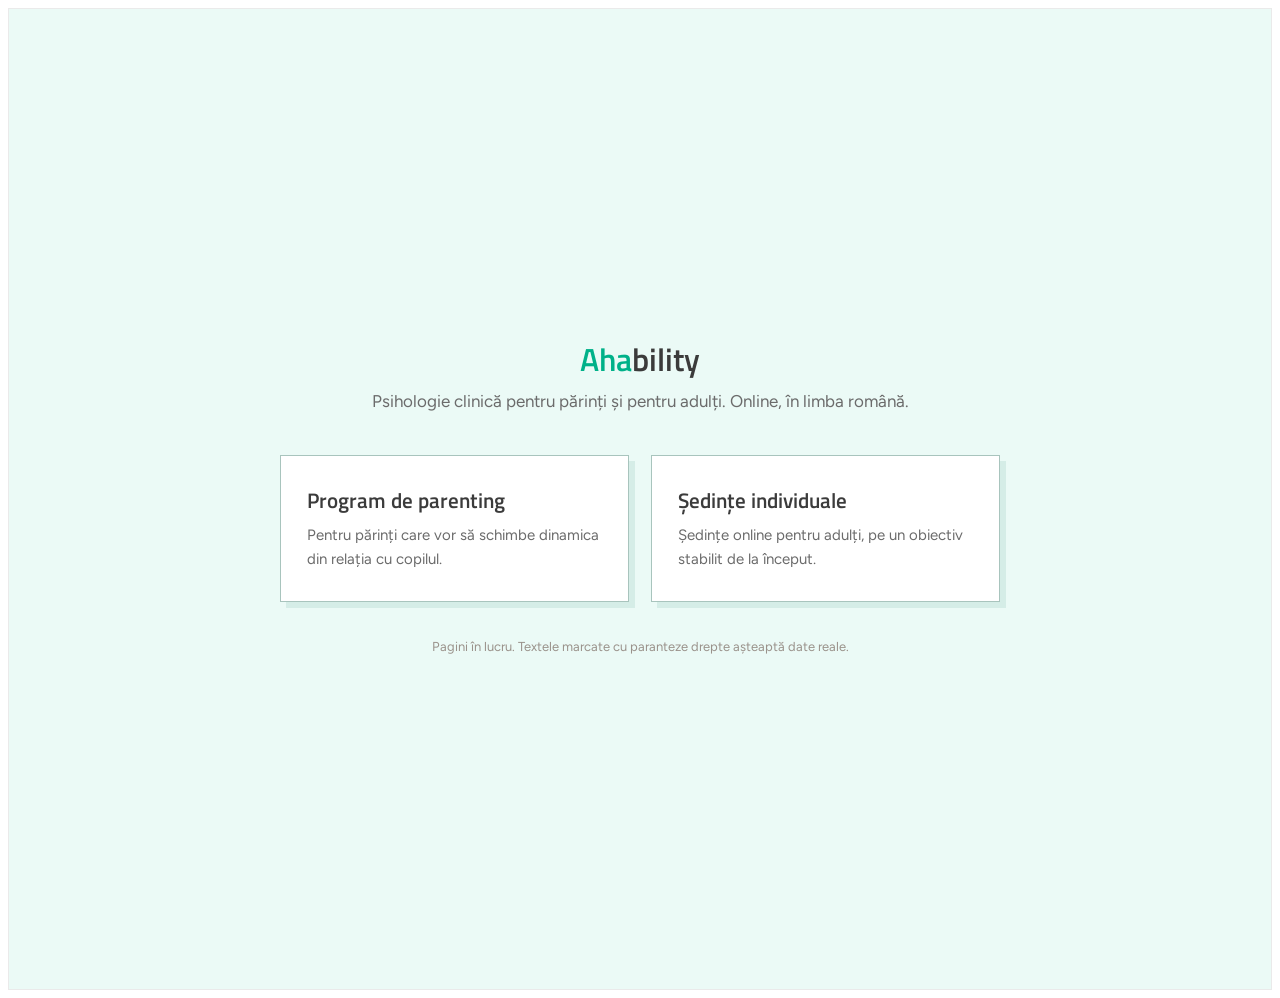
<file: index.html>
<!doctype html>
<html lang="ro">
<head>
<meta charset="UTF-8">
<meta name="viewport" content="width=device-width, initial-scale=1">
<title>Ahability &ndash; pagini</title>

<link rel="preconnect" href="https://fonts.googleapis.com">
<link rel="preconnect" href="https://fonts.gstatic.com" crossorigin>
<link href="https://fonts.googleapis.com/css2?family=Titillium+Web:wght@400;600&family=Figtree:wght@400;600&display=swap" rel="stylesheet">
<link rel="stylesheet" href="style.css">

<style>
  .hub{ min-height: 100vh; display: flex; align-items: center; justify-content: center;
        background: var(--mint); padding: 40px 20px; }
  .hub-inner{ width: 100%; max-width: 720px; text-align: center; }
  .hub .logo{ font-size: 32px; line-height: 32px; display: inline-block; margin-bottom: 14px; }
  .hub-lead{ font-family: var(--f-fig); font-size: 17px; line-height: 27px;
             color: var(--ink-muted); margin: 0 0 40px; }
  .hub-grid{ display: grid; grid-template-columns: 1fr 1fr; gap: 22px; }
  .hub-card{ display: block; background: #fff; border: 1px solid var(--teal-soft-border);
             box-shadow: 6px 6px 0 0 var(--teal-shadow-30); padding: 30px 26px;
             text-align: left; text-decoration: none; transition: transform .2s, box-shadow .2s; }
  .hub-card:hover{ transform: translate(-2px,-2px); box-shadow: 8px 8px 0 0 var(--teal-shadow-30); }
  .hub-card h2{ font-family: var(--f-body); font-weight: 600; font-size: 21px; line-height: 29px;
                color: var(--ink); margin: 0 0 8px; }
  .hub-card p{ font-family: var(--f-fig); font-size: 15px; line-height: 24px;
               color: var(--ink-muted); margin: 0; }
  .hub-note{ font-family: var(--f-fig); font-size: 13px; line-height: 21px;
             color: var(--ink-fine); margin: 34px 0 0; }
  @media (max-width: 640px){ .hub-grid{ grid-template-columns: 1fr; } }
</style>
</head>
<body>

<main class="hub">
  <div class="hub-inner">
    <p class="logo">Aha<span>bility</span></p>
    <p class="hub-lead">Psihologie clinic&#259; pentru p&#259;rin&#539;i &#537;i pentru adul&#539;i. Online, &icirc;n limba rom&acirc;n&#259;.</p>

    <div class="hub-grid">
      <a class="hub-card" href="parenting.html">
        <h2>Program de parenting</h2>
        <p>Pentru p&#259;rin&#539;i care vor s&#259; schimbe dinamica din rela&#539;ia cu copilul.</p>
      </a>
      <a class="hub-card" href="sedinte-individuale.html">
        <h2>&#536;edin&#539;e individuale</h2>
        <p>&#536;edin&#539;e online pentru adul&#539;i, pe un obiectiv stabilit de la &icirc;nceput.</p>
      </a>
    </div>

    <p class="hub-note">Pagini &icirc;n lucru. Textele marcate cu paranteze drepte a&#537;teapt&#259; date reale.</p>
  </div>
</main>

</body>
</html>
</file>
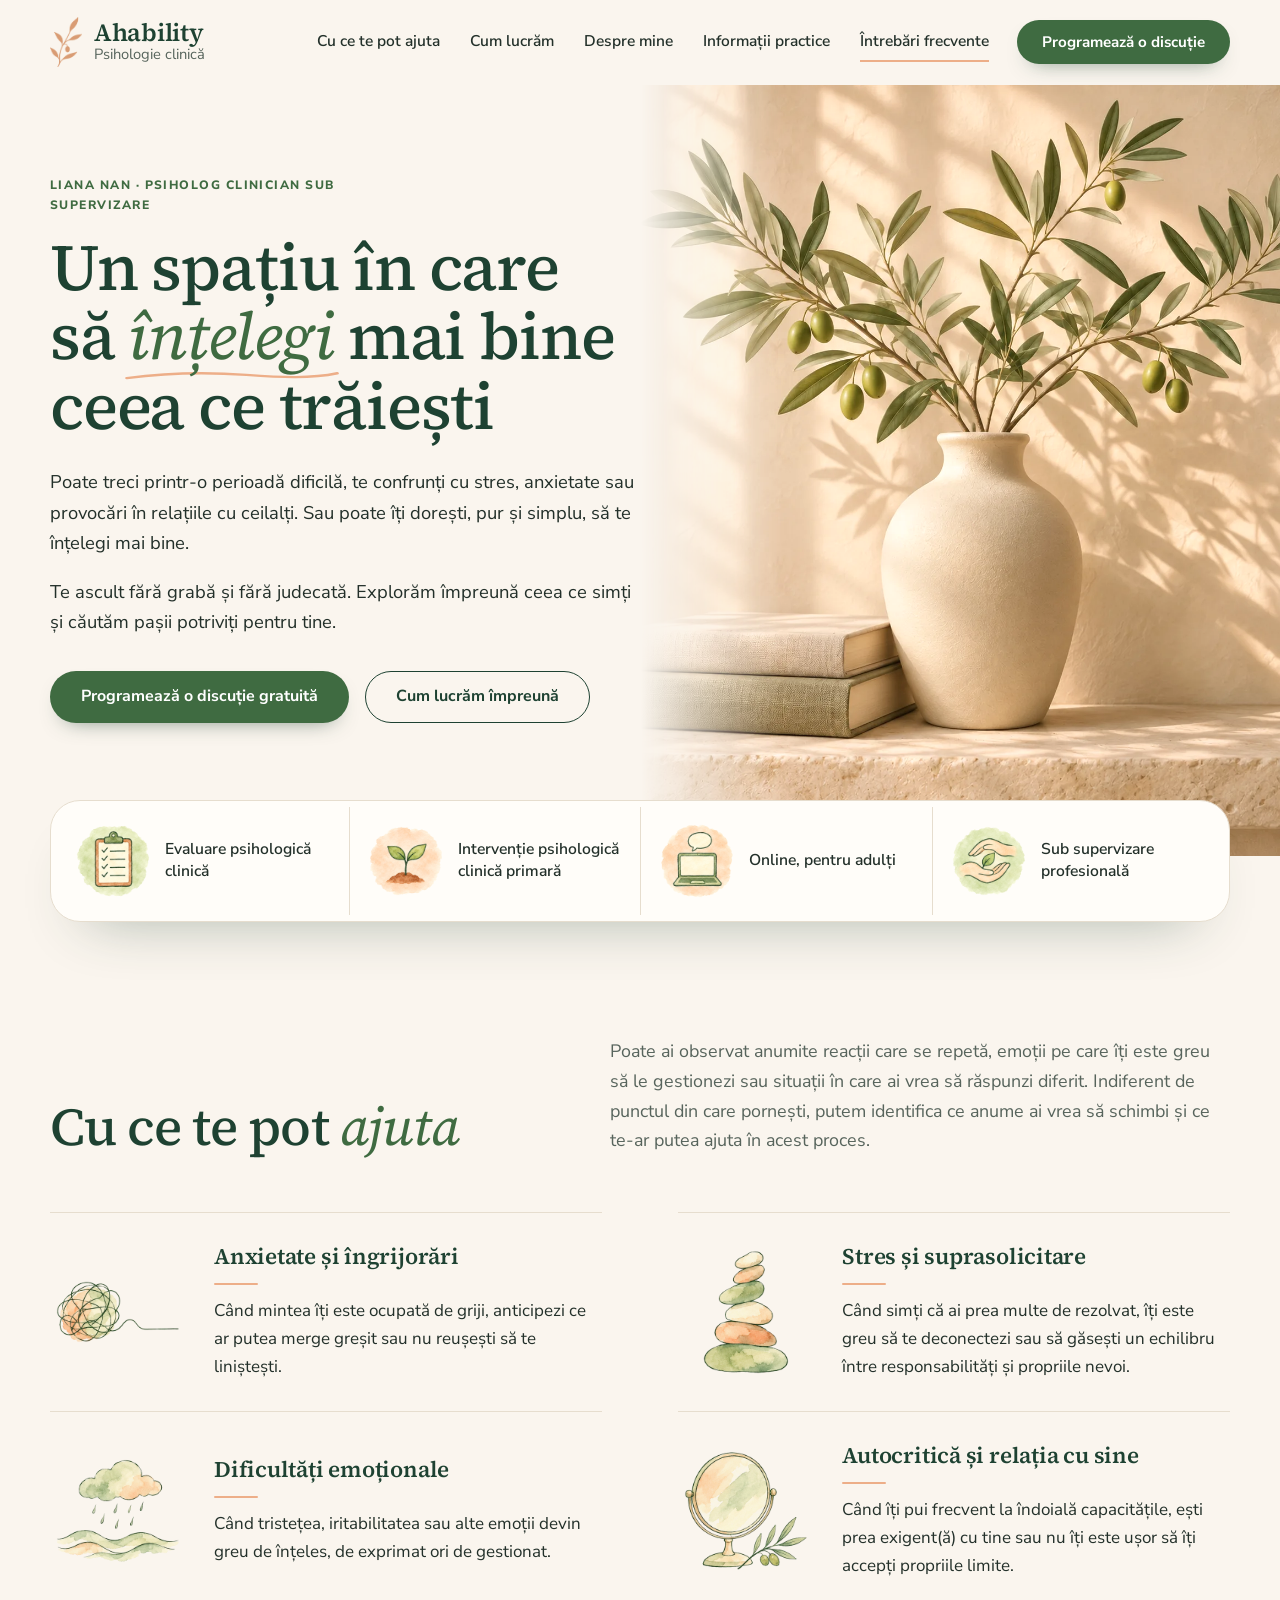
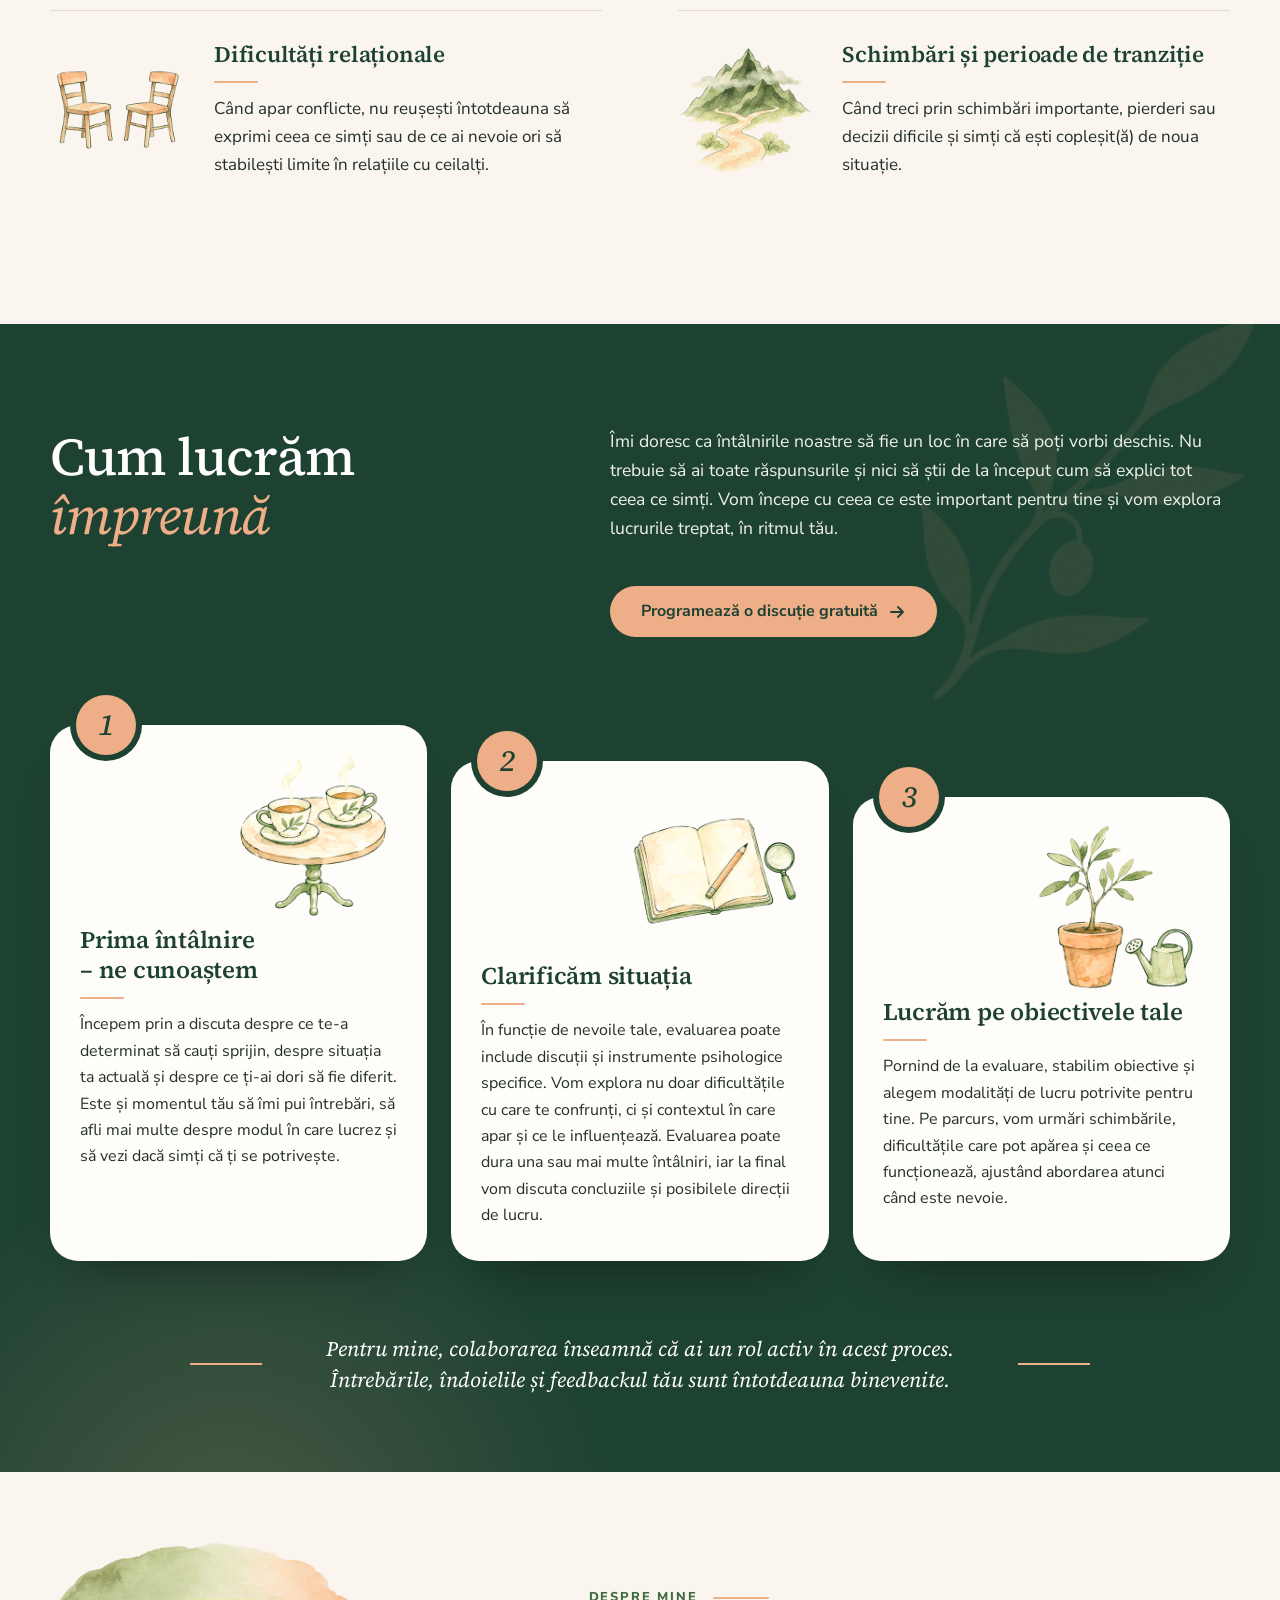
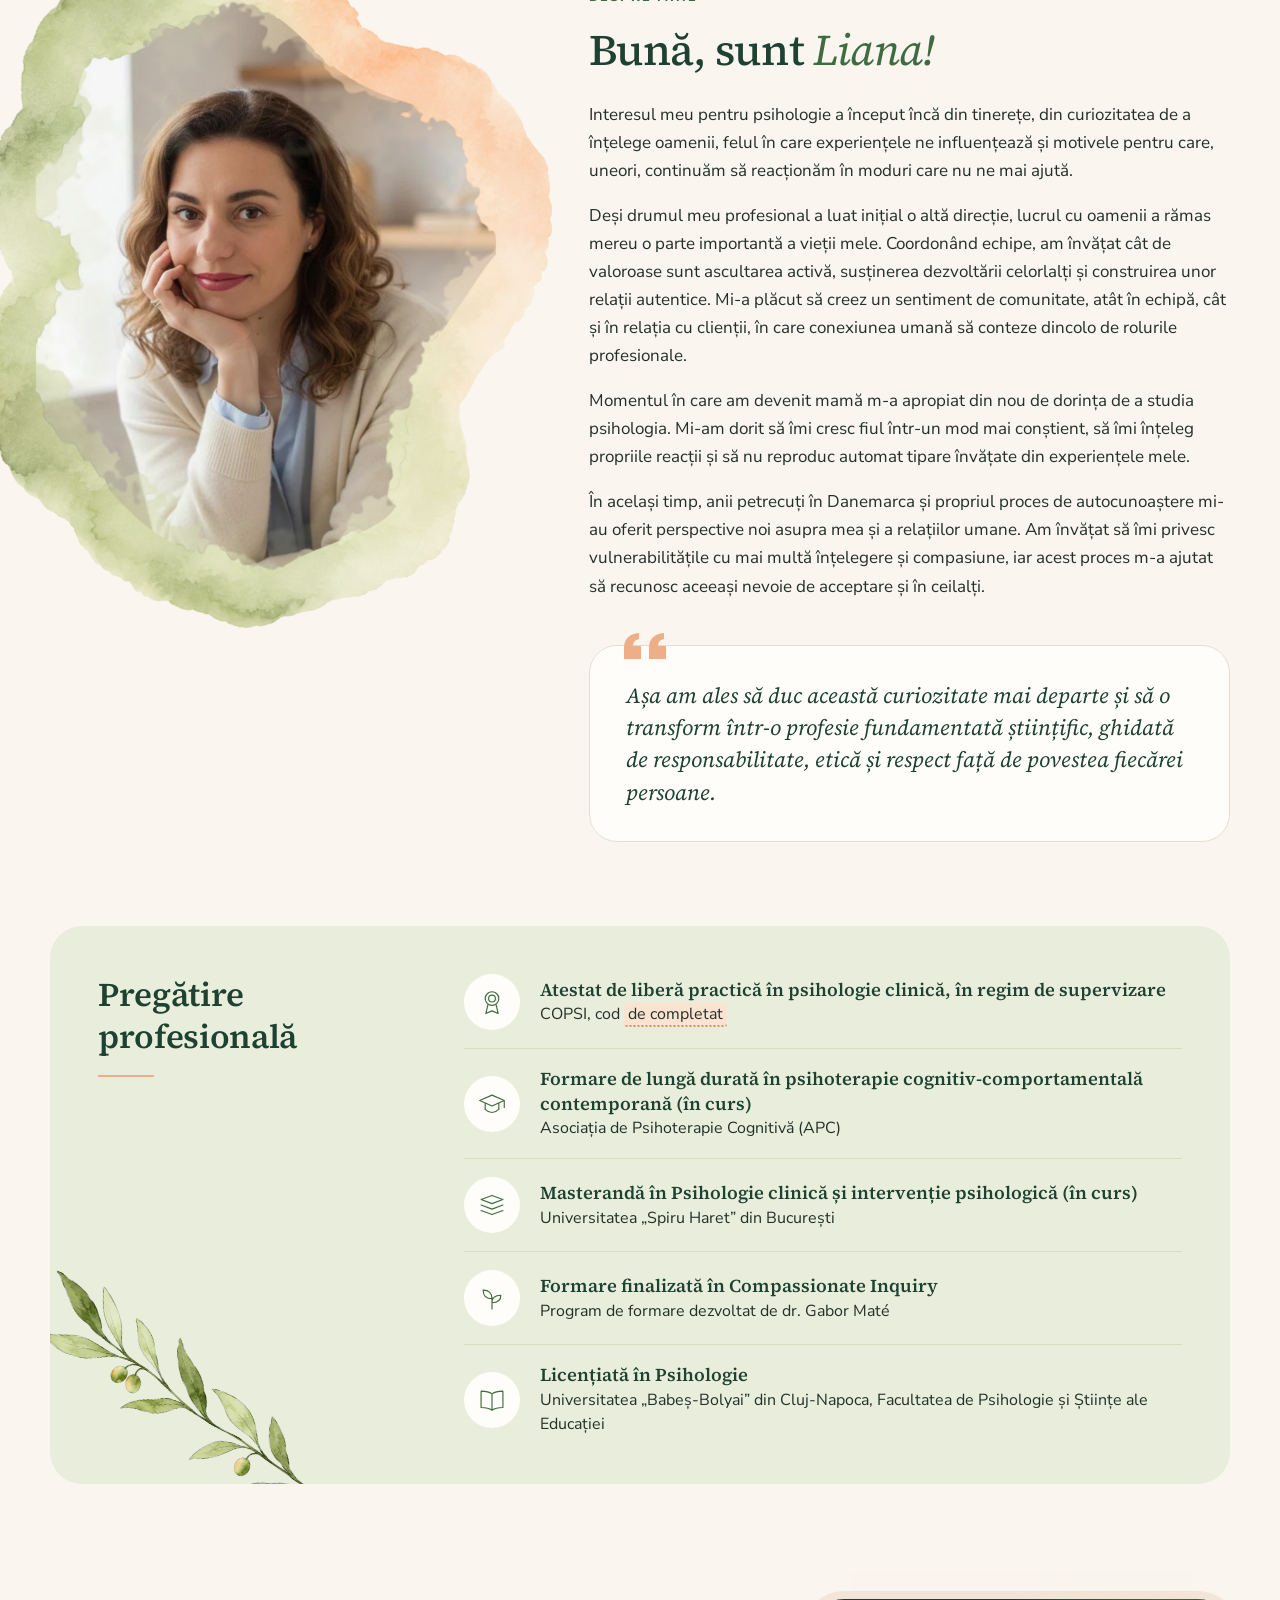
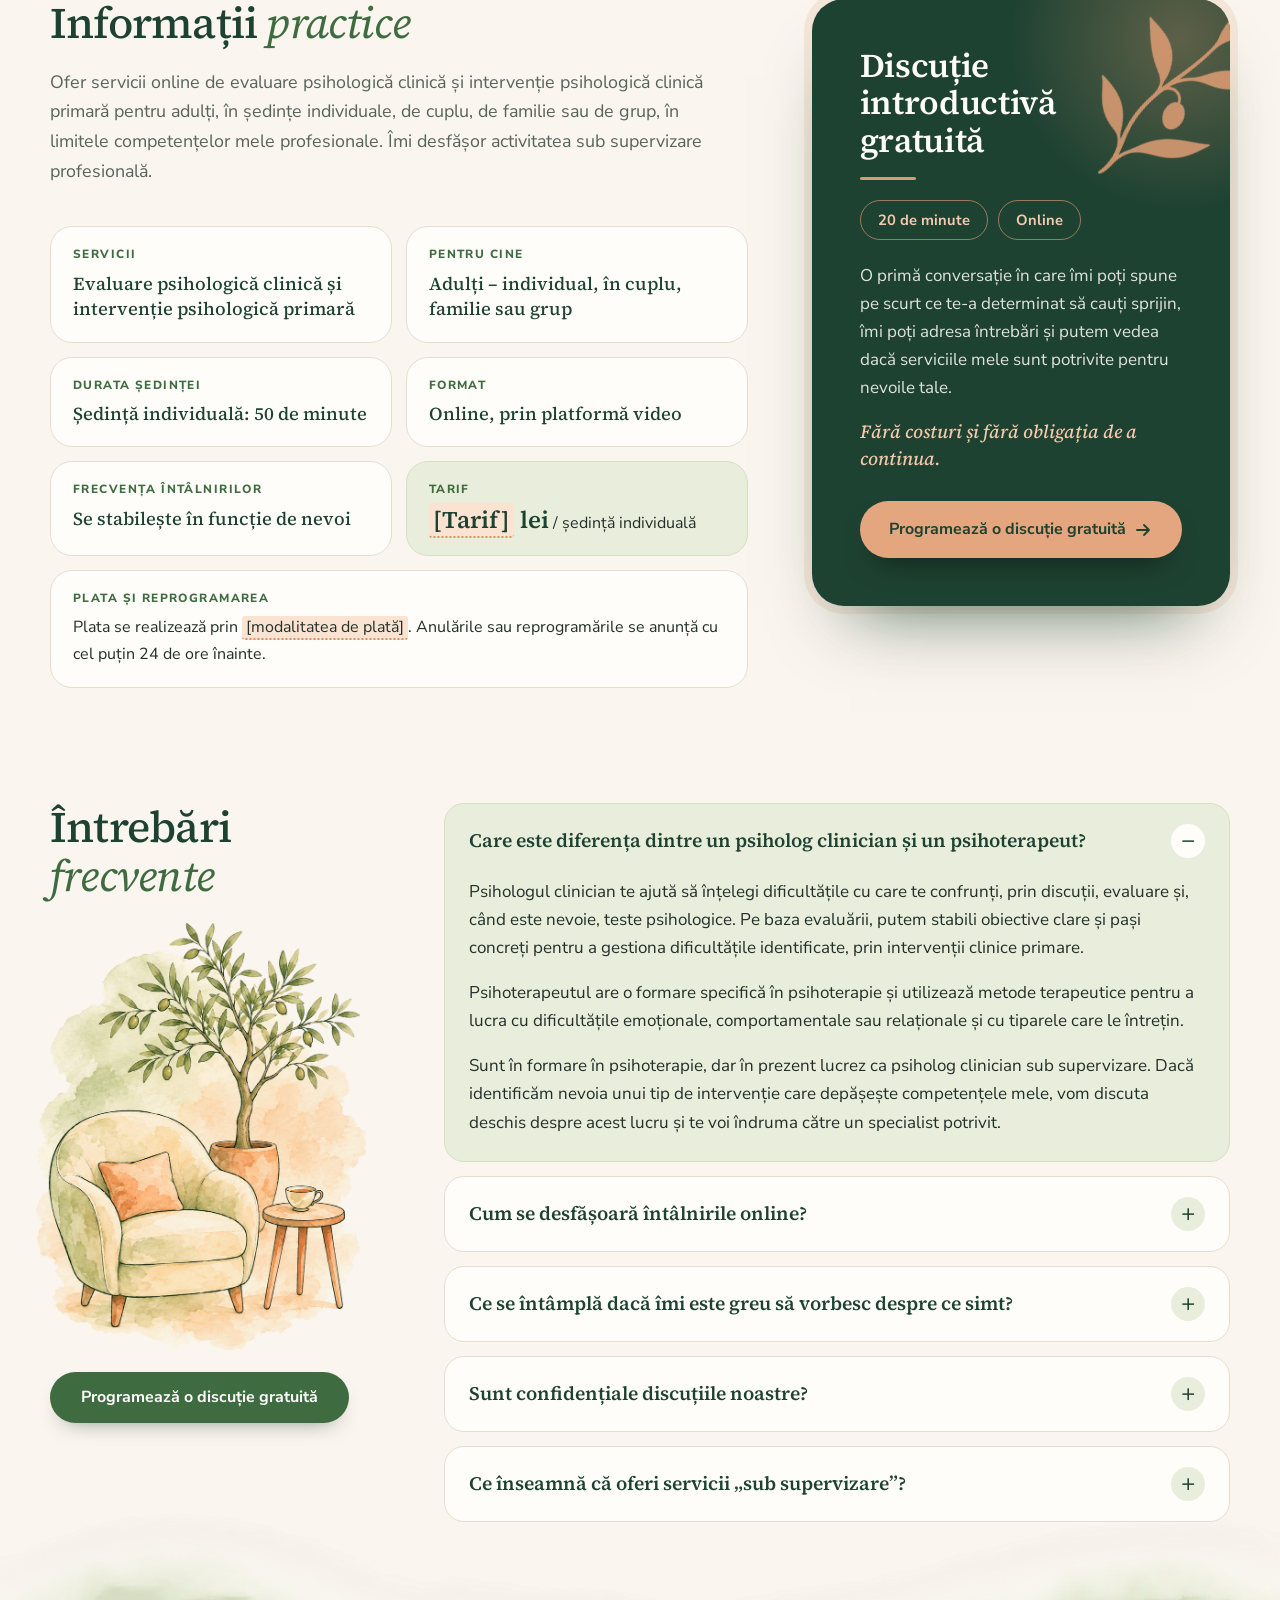
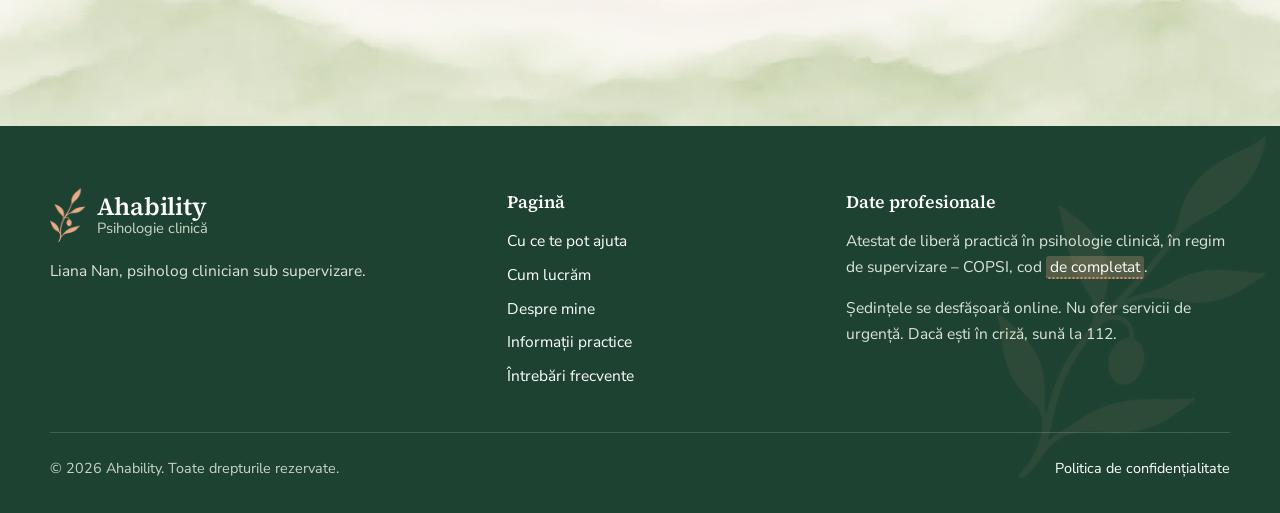
<file: home/index.html>
<!doctype html>
<html lang="ro">
<head>
<meta charset="UTF-8">
<meta name="viewport" content="width=device-width, initial-scale=1">
<title>Ahability – Psihologie clinică | Liana Nan</title>
<meta name="description" content="Liana Nan, psiholog clinician sub supervizare. Evaluare psihologică clinică și intervenție psihologică clinică primară pentru adulți, online.">
<link rel="preload" href="fonts/source-serif-4-latin-ext-wght-normal.woff2" as="font" type="font/woff2" crossorigin>
<link rel="preload" href="fonts/nunito-sans-latin-ext-wght-normal.woff2" as="font" type="font/woff2" crossorigin>
<link rel="stylesheet" href="style.css">
</head>
<body>
<a class="skip" href="#continut">Sari la conținut</a>

<!-- All copy comes from Liana's Word document (Site_Alex.docx).
     Text wrapped in class="todo" is still waiting on a real value. -->

<!-- ================= HEADER ================= -->
<header class="site-header" id="top">
  <div class="wrap">
    <a class="logo" href="#top" aria-label="Ahability, psihologie clinică">
      <img class="logo-mark" src="img/logo-mark.webp" alt="" width="307" height="480">
      <span><span class="logo-name">Ahability</span><span class="logo-sub">Psihologie clinică</span></span>
    </a>
    <nav class="nav" id="nav" aria-label="Meniu principal">
      <a href="#ajutor">Cu ce te pot ajuta</a>
      <a href="#cum-lucram">Cum lucrăm</a>
      <a href="#despre">Despre mine</a>
      <a href="#informatii">Informații practice</a>
      <a href="#intrebari">Întrebări frecvente</a>
      <a class="btn btn-primary" href="#programare">Programează o discuție gratuită</a>
    </nav>
    <a class="btn btn-primary header-cta" href="#programare">Programează o discuție</a>
    <button class="nav-toggle" type="button" aria-controls="nav" aria-expanded="false" aria-label="Deschide meniul"><span></span></button>
  </div>
</header>

<main id="continut">

<!-- ================= HERO ================= -->
<section class="hero">
  <div class="wrap">
    <div class="hero-text">
      <p class="eyebrow plain">Liana Nan · Psiholog clinician sub supervizare</p>
      <h1>Un spațiu în care să <em>înțelegi</em> mai bine ceea ce trăiești</h1>
      <p>Poate treci printr-o perioadă dificilă, te confrunți cu stres, anxietate sau provocări în relațiile cu ceilalți. Sau poate îți dorești, pur și simplu, să te înțelegi mai bine.</p>
      <p>Te ascult fără grabă și fără judecată. Explorăm împreună ceea ce simți și căutăm pașii potriviți pentru tine.</p>
      <div class="hero-actions">
        <a class="btn btn-primary" href="#programare">Programează o discuție gratuită</a>
        <a class="btn btn-ghost" href="#cum-lucram">Cum lucrăm împreună</a>
      </div>
    </div>
    <div class="hero-art"><img src="img/hero.webp" alt="" width="1400" height="1400" fetchpriority="high"></div>
  </div>

  <div class="facts">
    <div class="wrap">
      <ul>
        <li>
          <img class="fact-art" src="img/fact-1.webp" alt="" width="200" height="200">
          Evaluare psihologică clinică
        </li>
        <li>
          <img class="fact-art" src="img/fact-2.webp" alt="" width="200" height="200">
          Intervenție psihologică clinică primară
        </li>
        <li>
          <img class="fact-art" src="img/fact-3.webp" alt="" width="200" height="200">
          Online, pentru adulți
        </li>
        <li>
          <img class="fact-art" src="img/fact-4.webp" alt="" width="200" height="200">
          Sub supervizare profesională
        </li>
      </ul>
    </div>
  </div>
</section>

<!-- ================= CU CE TE POT AJUTA ================= -->
<section class="section help" id="ajutor">
  <div class="wrap">
    <div class="section-head">
    <h2>Cu ce te pot <em>ajuta</em></h2>
    <p class="lead">Poate ai observat anumite reacții care se repetă, emoții pe care îți este greu să le gestionezi sau situații în care ai vrea să răspunzi diferit. Indiferent de punctul din care pornești, putem identifica ce anume ai vrea să schimbi și ce te-ar putea ajuta în acest proces.</p>
    </div>

    <ul class="cards">
      <li class="card">
        <span class="card-art"><img src="img/topic-1.webp" alt="" width="360" height="360" loading="lazy"></span>
        <div class="card-body">
          <h3>Anxietate și îngrijorări</h3>
          <p>Când mintea îți este ocupată de griji, anticipezi ce ar putea merge greșit sau nu reușești să te liniștești.</p>
        </div>
      </li>
      <li class="card">
        <span class="card-art"><img src="img/topic-2.webp" alt="" width="360" height="360" loading="lazy"></span>
        <div class="card-body">
          <h3>Stres și suprasolicitare</h3>
          <p>Când simți că ai prea multe de rezolvat, îți este greu să te deconectezi sau să găsești un echilibru între responsabilități și propriile nevoi.</p>
        </div>
      </li>
      <li class="card">
        <span class="card-art"><img src="img/topic-3.webp" alt="" width="360" height="360" loading="lazy"></span>
        <div class="card-body">
          <h3>Dificultăți emoționale</h3>
          <p>Când tristețea, iritabilitatea sau alte emoții devin greu de înțeles, de exprimat ori de gestionat.</p>
        </div>
      </li>
      <li class="card">
        <span class="card-art"><img src="img/topic-4.webp" alt="" width="360" height="360" loading="lazy"></span>
        <div class="card-body">
          <h3>Autocritică și relația cu sine</h3>
          <p>Când îți pui frecvent la îndoială capacitățile, ești prea exigent(ă) cu tine sau nu îți este ușor să îți accepți propriile limite.</p>
        </div>
      </li>
      <li class="card">
        <span class="card-art"><img src="img/topic-5.webp" alt="" width="360" height="360" loading="lazy"></span>
        <div class="card-body">
          <h3>Dificultăți relaționale</h3>
          <p>Când apar conflicte, nu reușești întotdeauna să exprimi ceea ce simți sau de ce ai nevoie ori să stabilești limite în relațiile cu ceilalți.</p>
        </div>
      </li>
      <li class="card">
        <span class="card-art"><img src="img/topic-6.webp" alt="" width="360" height="360" loading="lazy"></span>
        <div class="card-body">
          <h3>Schimbări și perioade de tranziție</h3>
          <p>Când treci prin schimbări importante, pierderi sau decizii dificile și simți că ești copleșit(ă) de noua situație.</p>
        </div>
      </li>
    </ul>
  </div>
</section>

<!-- ================= CUM LUCRAM IMPREUNA ================= -->
<section class="how" id="cum-lucram">
  <div class="wrap">
    <div class="how-head">
      <h2>Cum lucrăm <em>împreună</em></h2>
      <div>
        <p>Îmi doresc ca întâlnirile noastre să fie un loc în care să poți vorbi deschis. Nu trebuie să ai toate răspunsurile și nici să știi de la început cum să explici tot ceea ce simți. Vom începe cu ceea ce este important pentru tine și vom explora lucrurile treptat, în ritmul tău.</p>
        <a class="btn btn-peach" href="#programare">Programează o discuție gratuită
          <svg class="arrow" viewBox="0 0 18 18" fill="none" stroke="currentColor" stroke-width="1.800" stroke-linecap="round" stroke-linejoin="round" aria-hidden="true"><path d="M3 9h12M10 4l5 5-5 5"/></svg>
        </a>
      </div>
    </div>
    <div class="steps-wrap">
      <ol class="steps">
        <li class="step" data-n="1">
          <img class="step-art" src="img/step-1.webp" alt="" width="360" height="360" loading="lazy">
          <h3>Prima întâlnire – ne cunoaștem</h3>
          <p>Începem prin a discuta despre ce te-a determinat să cauți sprijin, despre situația ta actuală și despre ce ți-ai dori să fie diferit. Este și momentul tău să îmi pui întrebări, să afli mai multe despre modul în care lucrez și să vezi dacă simți că ți se potrivește.</p>
        </li>
        <li class="step" data-n="2">
          <img class="step-art" src="img/step-2.webp" alt="" width="360" height="360" loading="lazy">
          <h3>Clarificăm situația</h3>
          <p>În funcție de nevoile tale, evaluarea poate include discuții și instrumente psihologice specifice. Vom explora nu doar dificultățile cu care te confrunți, ci și contextul în care apar și ce le influențează. Evaluarea poate dura una sau mai multe întâlniri, iar la final vom discuta concluziile și posibilele direcții de lucru.</p>
        </li>
        <li class="step" data-n="3">
          <img class="step-art" src="img/step-3.webp" alt="" width="360" height="360" loading="lazy">
          <h3>Lucrăm pe obiectivele tale</h3>
          <p>Pornind de la evaluare, stabilim obiective și alegem modalități de lucru potrivite pentru tine. Pe parcurs, vom urmări schimbările, dificultățile care pot apărea și ceea ce funcționează, ajustând abordarea atunci când este nevoie.</p>
        </li>
      </ol>
    </div>
    <p class="how-note">Pentru mine, colaborarea înseamnă că ai un rol activ în acest proces. Întrebările, îndoielile și feedbackul tău sunt întotdeauna binevenite.</p>
  </div>
</section>

<!-- ================= DESPRE MINE ================= -->
<section class="section about" id="despre">
  <div class="wrap">
    <div class="about-grid">
      <div class="portrait">
        <div class="portrait-frame"><img src="img/liana.webp" alt="Liana Nan" width="900" height="1078" loading="lazy"></div>
      </div>
      <div>
        <p class="eyebrow">Despre mine</p>
        <h2>Bună, sunt <em>Liana!</em></h2>
        <p>Interesul meu pentru psihologie a început încă din tinerețe, din curiozitatea de a înțelege oamenii, felul în care experiențele ne influențează și motivele pentru care, uneori, continuăm să reacționăm în moduri care nu ne mai ajută.</p>
        <p>Deși drumul meu profesional a luat inițial o altă direcție, lucrul cu oamenii a rămas mereu o parte importantă a vieții mele. Coordonând echipe, am învățat cât de valoroase sunt ascultarea activă, susținerea dezvoltării celorlalți și construirea unor relații autentice. Mi-a plăcut să creez un sentiment de comunitate, atât în echipă, cât și în relația cu clienții, în care conexiunea umană să conteze dincolo de rolurile profesionale.</p>
        <p>Momentul în care am devenit mamă m-a apropiat din nou de dorința de a studia psihologia. Mi-am dorit să îmi cresc fiul într-un mod mai conștient, să îmi înțeleg propriile reacții și să nu reproduc automat tipare învățate din experiențele mele.</p>
        <p>În același timp, anii petrecuți în Danemarca și propriul proces de autocunoaștere mi-au oferit perspective noi asupra mea și a relațiilor umane. Am învățat să îmi privesc vulnerabilitățile cu mai multă înțelegere și compasiune, iar acest proces m-a ajutat să recunosc aceeași nevoie de acceptare și în ceilalți.</p>
        <blockquote class="pullquote">Așa am ales să duc această curiozitate mai departe și să o transform într-o profesie fundamentată științific, ghidată de responsabilitate, etică și respect față de povestea fiecărei persoane.</blockquote>
      </div>
    </div>

    <div class="training">
      <h3>Pregătire profesională</h3>
      <ul>
        <li>
          <svg class="icon" viewBox="0 0 44 44" aria-hidden="true"><circle cx="22" cy="17" r="10"/><circle cx="22" cy="17" r="5"/><path d="M16 26l-3 13 9-4 9 4-3-13"/></svg>
          <strong>Atestat de liberă practică în psihologie clinică, în regim de supervizare</strong> <span class="where">COPSI, cod <span class="todo">de completat</span></span>
        </li>
        <li>
          <svg class="icon" viewBox="0 0 44 44" aria-hidden="true"><path d="M4 17l18-8 18 8-18 8-18-8ZM12 21v9c3 3 6.500 4.500 10 4.500S29 33 32 30v-9M40 17v10"/></svg>
          <strong>Formare de lungă durată în psihoterapie cognitiv-comportamentală contemporană (în curs)</strong> <span class="where">Asociația de Psihoterapie Cognitivă (APC)</span>
        </li>
        <li>
          <svg class="icon" viewBox="0 0 44 44" aria-hidden="true"><path d="M6 14l16-6 16 6-16 6-16-6ZM6 22l16 6 16-6M6 30l16 6 16-6"/></svg>
          <strong>Masterandă în Psihologie clinică și intervenție psihologică (în curs)</strong> <span class="where">Universitatea „Spiru Haret” din București</span>
        </li>
        <li>
          <svg class="icon" viewBox="0 0 44 44" aria-hidden="true"><path d="M22 38V21M22 23c0-8-4.500-12.500-13-12.500C9 18.500 13.500 23 22 23ZM22 29c0-7 4.500-11 13-11 0 7-4.500 11-13 11Z"/></svg>
          <strong>Formare finalizată în Compassionate Inquiry</strong> <span class="where">Program de formare dezvoltat de dr. Gabor Maté</span>
        </li>
        <li>
          <svg class="icon" viewBox="0 0 44 44" aria-hidden="true"><path d="M22 13c-4-3-9-4-16-4v24c7 0 12 1 16 4 4-3 9-4 16-4V9c-7 0-12 1-16 4ZM22 13v24"/></svg>
          <strong>Licențiată în Psihologie</strong> <span class="where">Universitatea „Babeș-Bolyai” din Cluj-Napoca, Facultatea de Psihologie și Științe ale Educației</span>
        </li>
      </ul>
    </div>
  </div>
</section>

<!-- ================= INFORMATII PRACTICE ================= -->
<section class="section info" id="informatii" style="padding-top:0">
  <div class="wrap info-grid">
    <div class="info-main">
    <h2>Informații <em>practice</em></h2>
    <p class="lead">Ofer servicii online de evaluare psihologică clinică și intervenție psihologică clinică primară pentru adulți, în ședințe individuale, de cuplu, de familie sau de grup, în limitele competențelor mele profesionale. Îmi desfășor activitatea sub supervizare profesională.</p>

      <dl class="info-list">
        <div class="info-item"><dt>Servicii</dt><dd>Evaluare psihologică clinică și intervenție psihologică primară</dd></div>
        <div class="info-item"><dt>Pentru cine</dt><dd>Adulți – individual, în cuplu, familie sau grup</dd></div>
        <div class="info-item"><dt>Durata ședinței</dt><dd>Ședință individuală: 50 de minute</dd></div>
        <div class="info-item"><dt>Format</dt><dd>Online, prin platformă video</dd></div>
        <div class="info-item"><dt>Frecvența întâlnirilor</dt><dd>Se stabilește în funcție de nevoi</dd></div>
        <div class="info-item"><dt>Tarif</dt><dd><span class="price"><span class="todo">[Tarif]</span> lei</span> / ședință individuală</dd></div>
        <div class="info-item wide"><dt>Plata și reprogramarea</dt><dd>Plata se realizează prin <span class="todo">[modalitatea de plată]</span>. Anulările sau reprogramările se anunță cu cel puțin 24 de ore înainte.</dd></div>
      </dl>
    </div>

      <aside class="intro-card" id="programare">
        <h3>Discuție introductivă gratuită</h3>
        <ul class="pills"><li>20 de minute</li><li>Online</li></ul>
        <p>O primă conversație în care îmi poți spune pe scurt ce te-a determinat să cauți sprijin, îmi poți adresa întrebări și putem vedea dacă serviciile mele sunt potrivite pentru nevoile tale.</p>
        <p>Fără costuri și fără obligația de a continua.</p>
        <!-- TODO: point this at the booking calendar -->
        <a class="btn btn-primary" href="#" data-todo="calendar-link">Programează o discuție gratuită
          <svg class="arrow" viewBox="0 0 18 18" fill="none" stroke="currentColor" stroke-width="1.800" stroke-linecap="round" stroke-linejoin="round" aria-hidden="true"><path d="M3 9h12M10 4l5 5-5 5"/></svg>
        </a>
      </aside>
  </div>
</section>

<!-- ================= INTREBARI FRECVENTE ================= -->
<section class="section clip wash" id="intrebari" style="padding-top:0">
  <div class="wrap">
    <div class="faq-grid">
      <div class="faq-side">
        <h2>Întrebări <em>frecvente</em></h2>
        <img class="faq-art" src="img/nook.webp" alt="" width="720" height="933" loading="lazy">
        <a class="btn btn-primary" href="#programare">Programează o discuție gratuită</a>
      </div>
      <div class="faq-list">
        <details open>
          <summary>Care este diferența dintre un psiholog clinician și un psihoterapeut?</summary>
          <div class="faq-answer">
            <p>Psihologul clinician te ajută să înțelegi dificultățile cu care te confrunți, prin discuții, evaluare și, când este nevoie, teste psihologice. Pe baza evaluării, putem stabili obiective clare și pași concreți pentru a gestiona dificultățile identificate, prin intervenții clinice primare.</p>
            <p>Psihoterapeutul are o formare specifică în psihoterapie și utilizează metode terapeutice pentru a lucra cu dificultățile emoționale, comportamentale sau relaționale și cu tiparele care le întrețin.</p>
            <p>Sunt în formare în psihoterapie, dar în prezent lucrez ca psiholog clinician sub supervizare. Dacă identificăm nevoia unui tip de intervenție care depășește competențele mele, vom discuta deschis despre acest lucru și te voi îndruma către un specialist potrivit.</p>
          </div>
        </details>
        <details>
          <summary>Cum se desfășoară întâlnirile online?</summary>
          <div class="faq-answer">
            <p>Ședințele au loc prin intermediul unei platforme video securizate. Ai nevoie doar de o conexiune stabilă la internet și de un spațiu liniștit și privat, în care să poți vorbi fără întreruperi. Poți participa de acasă sau din orice alt loc în care ai intimitatea necesară. Linkul de acces îți va fi trimis înainte de întâlnire.</p>
          </div>
        </details>
        <details>
          <summary>Ce se întâmplă dacă îmi este greu să vorbesc despre ce simt?</summary>
          <div class="faq-answer">
            <p>Este firesc să simți emoție sau ezitare, mai ales la primele întâlniri. Nu trebuie să știi exact ce să spui sau să găsești cuvintele „potrivite”. Pornim de la ceea ce îți este mai ușor să împărtășești, iar eu te voi ghida prin întrebări.</p>
          </div>
        </details>
        <details>
          <summary>Sunt confidențiale discuțiile noastre?</summary>
          <div class="faq-answer">
            <p>Da. Confidențialitatea este un principiu fundamental al activității psihologice. Informațiile pe care le împărtășești sunt protejate conform Codului deontologic al profesiei de psiholog și legislației aplicabile, cu respectarea excepțiilor prevăzute de lege. Îți voi explica aceste limite încă de la începutul colaborării.</p>
          </div>
        </details>
        <details>
          <summary>Ce înseamnă că oferi servicii „sub supervizare”?</summary>
          <div class="faq-answer">
            <p>Înseamnă că îmi desfășor activitatea sub îndrumarea unui psiholog clinician cu experiență, acreditat ca supervizor. Supervizarea este o etapă obligatorie a formării profesionale, care îmi permite să discut și să analizez activitatea clinică, să primesc îndrumare și să îmi dezvolt competențele.</p>
            <p>Pentru tine, asta înseamnă că munca noastră poate beneficia și de perspectiva unui specialist cu experiență. În supervizare nu apar numele tău și nici detalii care te-ar putea identifica.</p>
          </div>
        </details>
      </div>
    </div>
  </div>
</section>

</main>

<!-- ================= FOOTER ================= -->
<footer class="site-footer">
  <div class="wrap">
    <div class="footer-grid">
      <div>
        <a class="logo" href="#top" aria-label="Ahability, psihologie clinică">
          <img class="logo-mark" src="img/logo-mark-light.webp" alt="" width="307" height="480">
          <span><span class="logo-name">Ahability</span><span class="logo-sub">Psihologie clinică</span></span>
        </a>
        <p>Liana Nan, psiholog clinician sub supervizare.</p>
      </div>
      <div>
        <p class="footer-title">Pagină</p>
        <ul>
          <li><a href="#ajutor">Cu ce te pot ajuta</a></li>
          <li><a href="#cum-lucram">Cum lucrăm</a></li>
          <li><a href="#despre">Despre mine</a></li>
          <li><a href="#informatii">Informații practice</a></li>
          <li><a href="#intrebari">Întrebări frecvente</a></li>
        </ul>
      </div>
      <div>
        <p class="footer-title">Date profesionale</p>
        <p>Atestat de liberă practică în psihologie clinică, în regim de supervizare – COPSI, cod <span class="todo">de completat</span>.</p>
        <p>Ședințele se desfășoară online. Nu ofer servicii de urgență. Dacă ești în criză, sună la 112.</p>
      </div>
    </div>
    <div class="footer-bottom">
      <span>© 2026 Ahability. Toate drepturile rezervate.</span>
      <span><a href="#" data-todo="privacy">Politica de confidențialitate</a></span>
    </div>
  </div>
</footer>

<script>
  // mobile menu + header border on scroll
  (function(){
    var nav = document.getElementById('nav'), btn = document.querySelector('.nav-toggle'), head = document.querySelector('.site-header');
    btn.addEventListener('click', function(){
      var open = nav.classList.toggle('open');
      btn.setAttribute('aria-expanded', open);
    });
    nav.addEventListener('click', function(e){
      if (e.target.closest('a')) { nav.classList.remove('open'); btn.setAttribute('aria-expanded', false); }
    });
    addEventListener('scroll', function(){ head.classList.toggle('scrolled', scrollY > 8); }, { passive:true });
  })();

  // sections fade up once as they scroll in; the nav link of the section in view gets a marker
  (function(){
    if (!('IntersectionObserver' in window)) return;
    document.documentElement.classList.add('js');
    var sel = '.facts ul, .section-head, .card, .how-head, .steps, .how-note, .portrait, .about-grid > div:last-child, .training, .info-main, .intro-card, .faq-side, .faq-list details';
    var io = new IntersectionObserver(function(entries){
      entries.forEach(function(e){ if (e.isIntersecting) { e.target.classList.add('in'); io.unobserve(e.target); } });
    }, { rootMargin:'0px 0px -8% 0px' });
    document.querySelectorAll(sel).forEach(function(el){
      var i = Array.prototype.indexOf.call(el.parentNode.children, el);
      if (el.matches('.card')) el.style.setProperty('--d', (i % 2) * 0.12 + 's');
      el.classList.add('reveal'); io.observe(el);
    });

    var links = {};
    document.querySelectorAll('.nav a[href^="#"]').forEach(function(a){ links[a.getAttribute('href').slice(1)] = a; });
    var spy = new IntersectionObserver(function(entries){
      entries.forEach(function(e){
        if (!e.isIntersecting || !links[e.target.id]) return;
        for (var k in links) links[k].classList.toggle('active', k === e.target.id);
      });
    }, { rootMargin:'-45% 0px -50% 0px' });
    document.querySelectorAll('main section[id]').forEach(function(s){ spy.observe(s); });
  })();
</script>
</body>
</html>
</file>
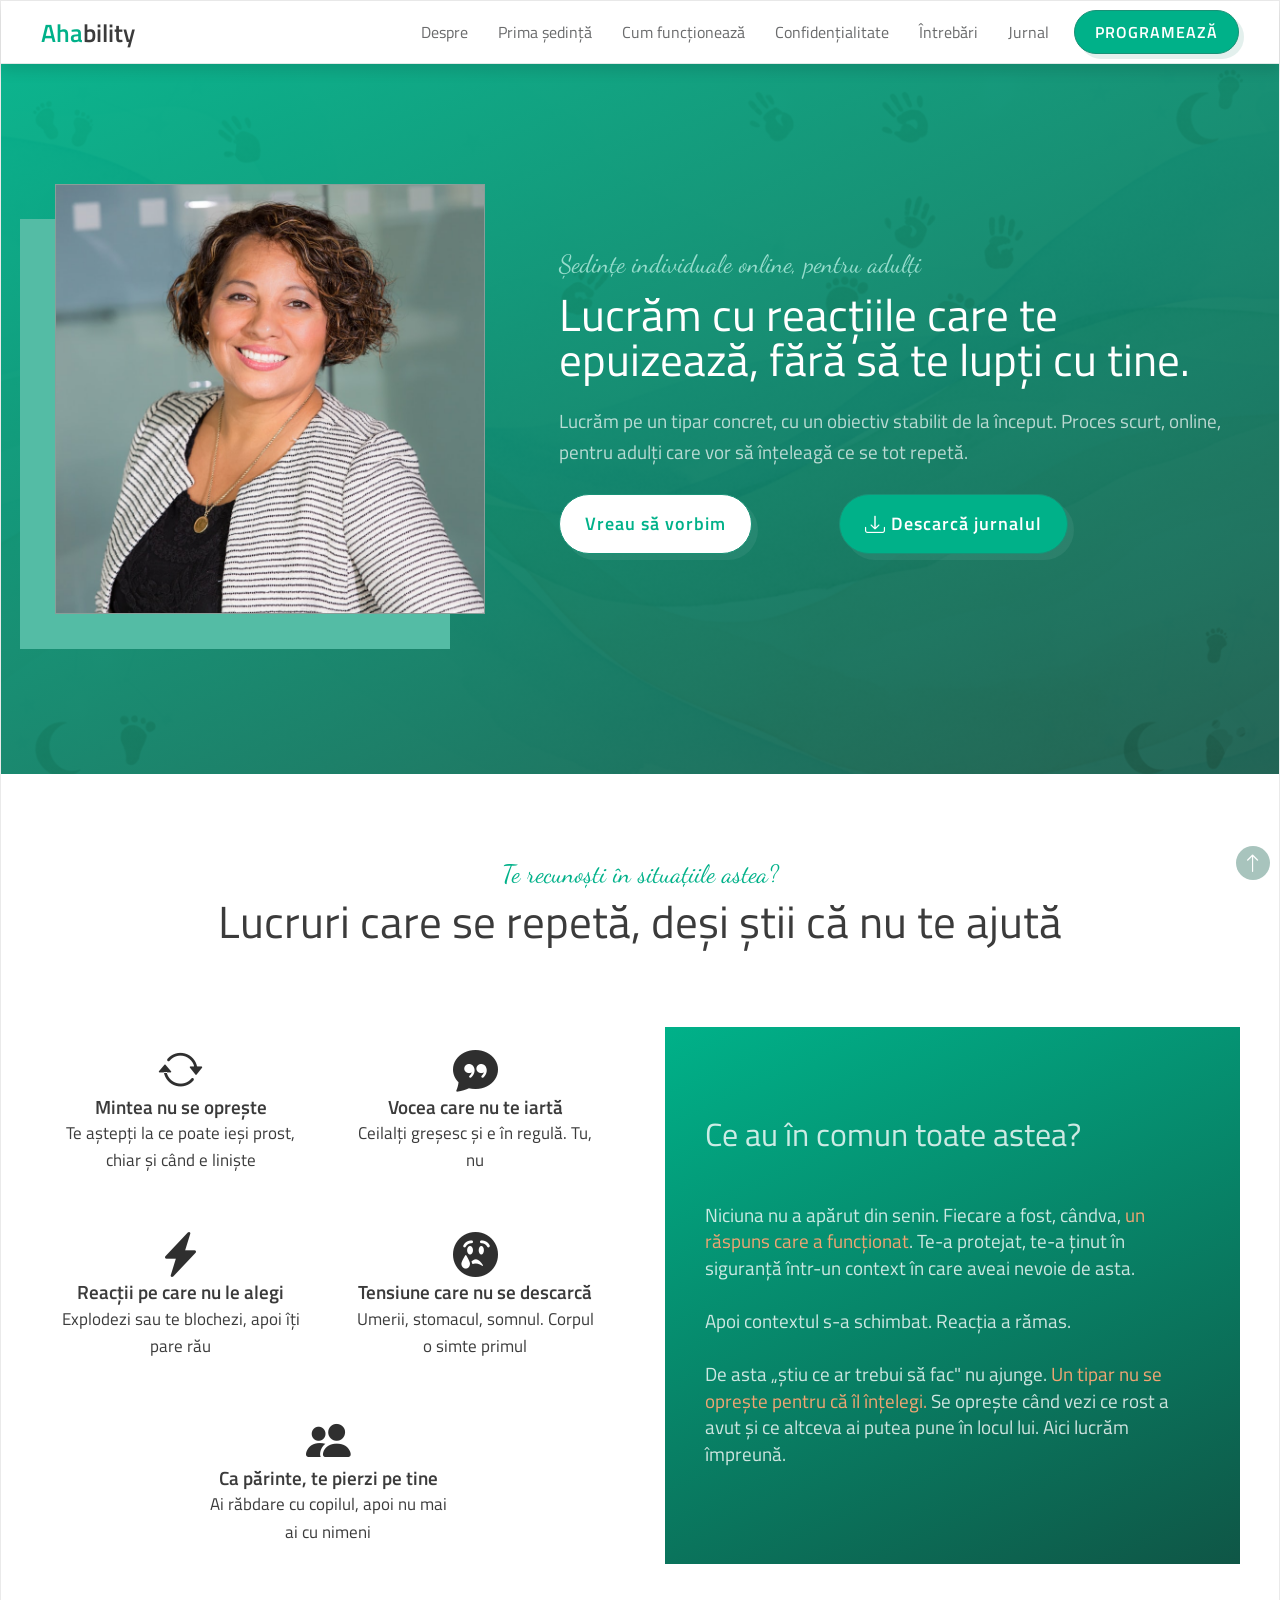
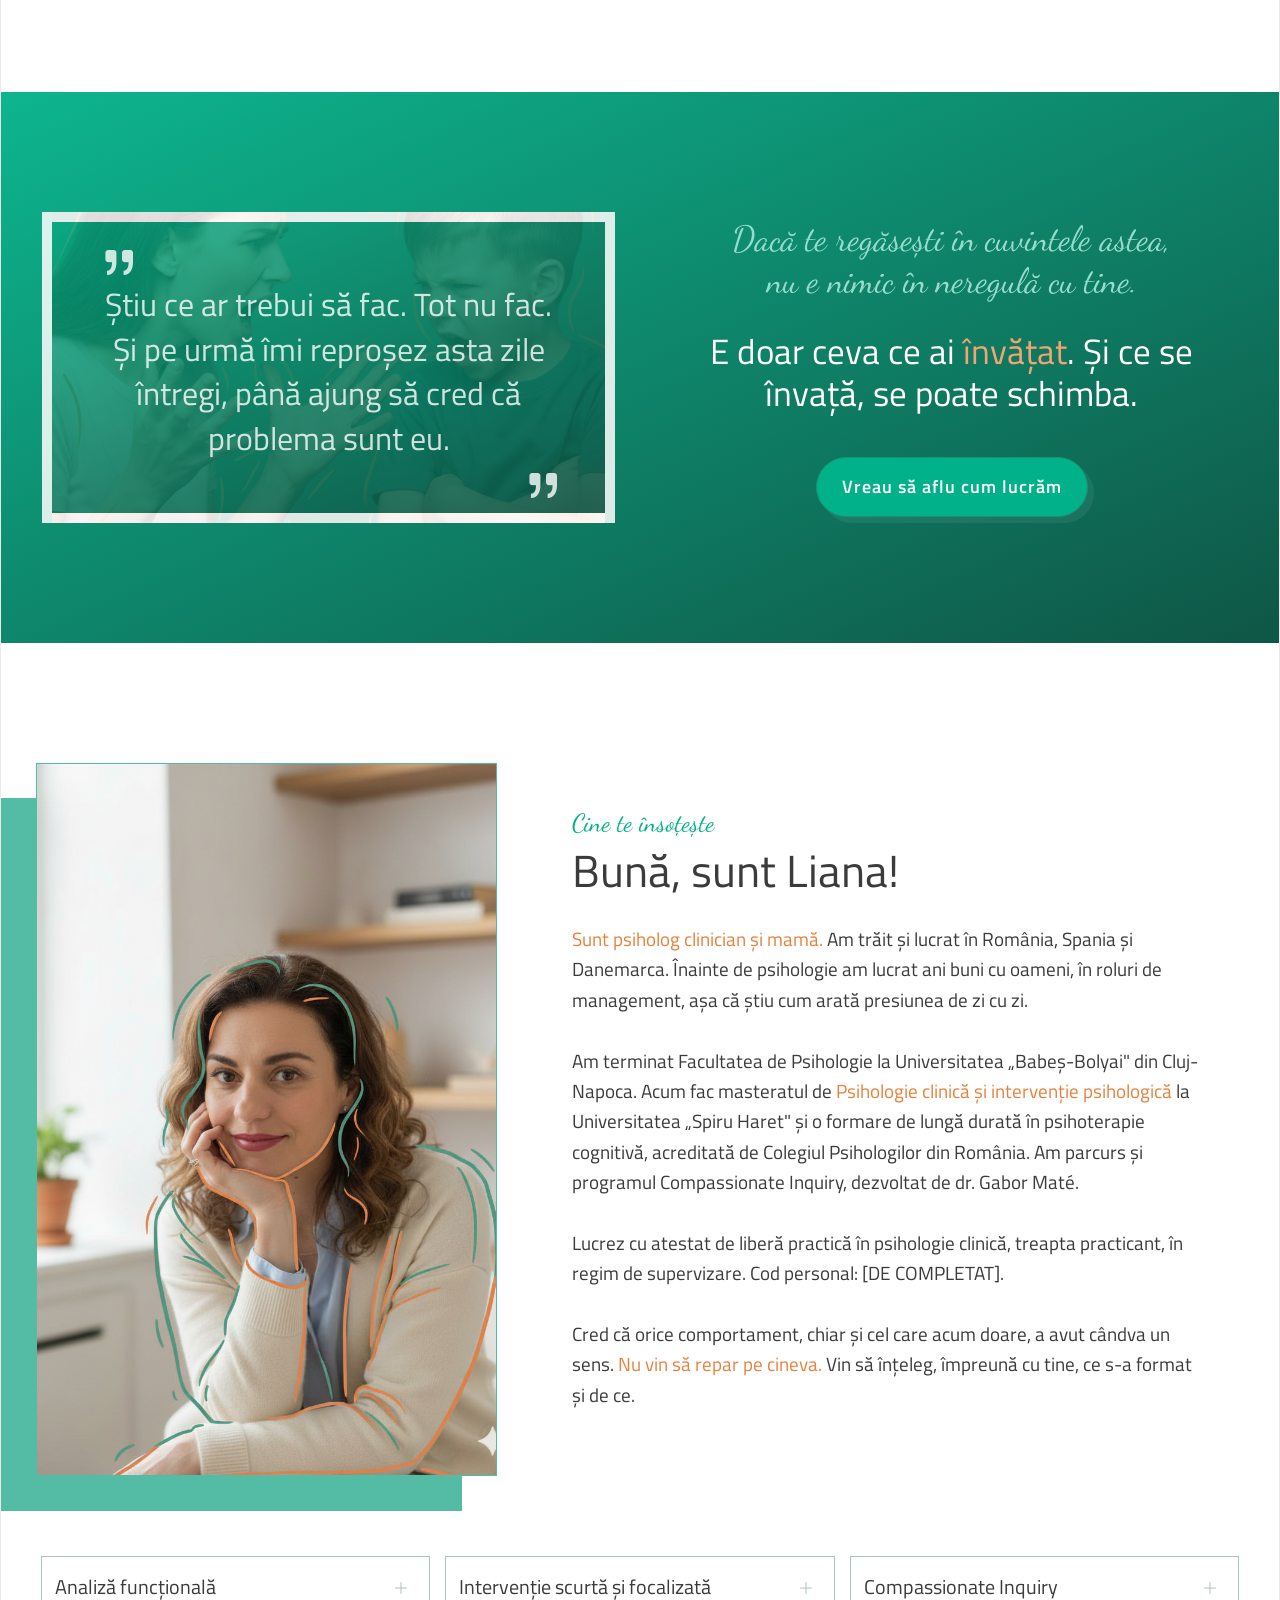
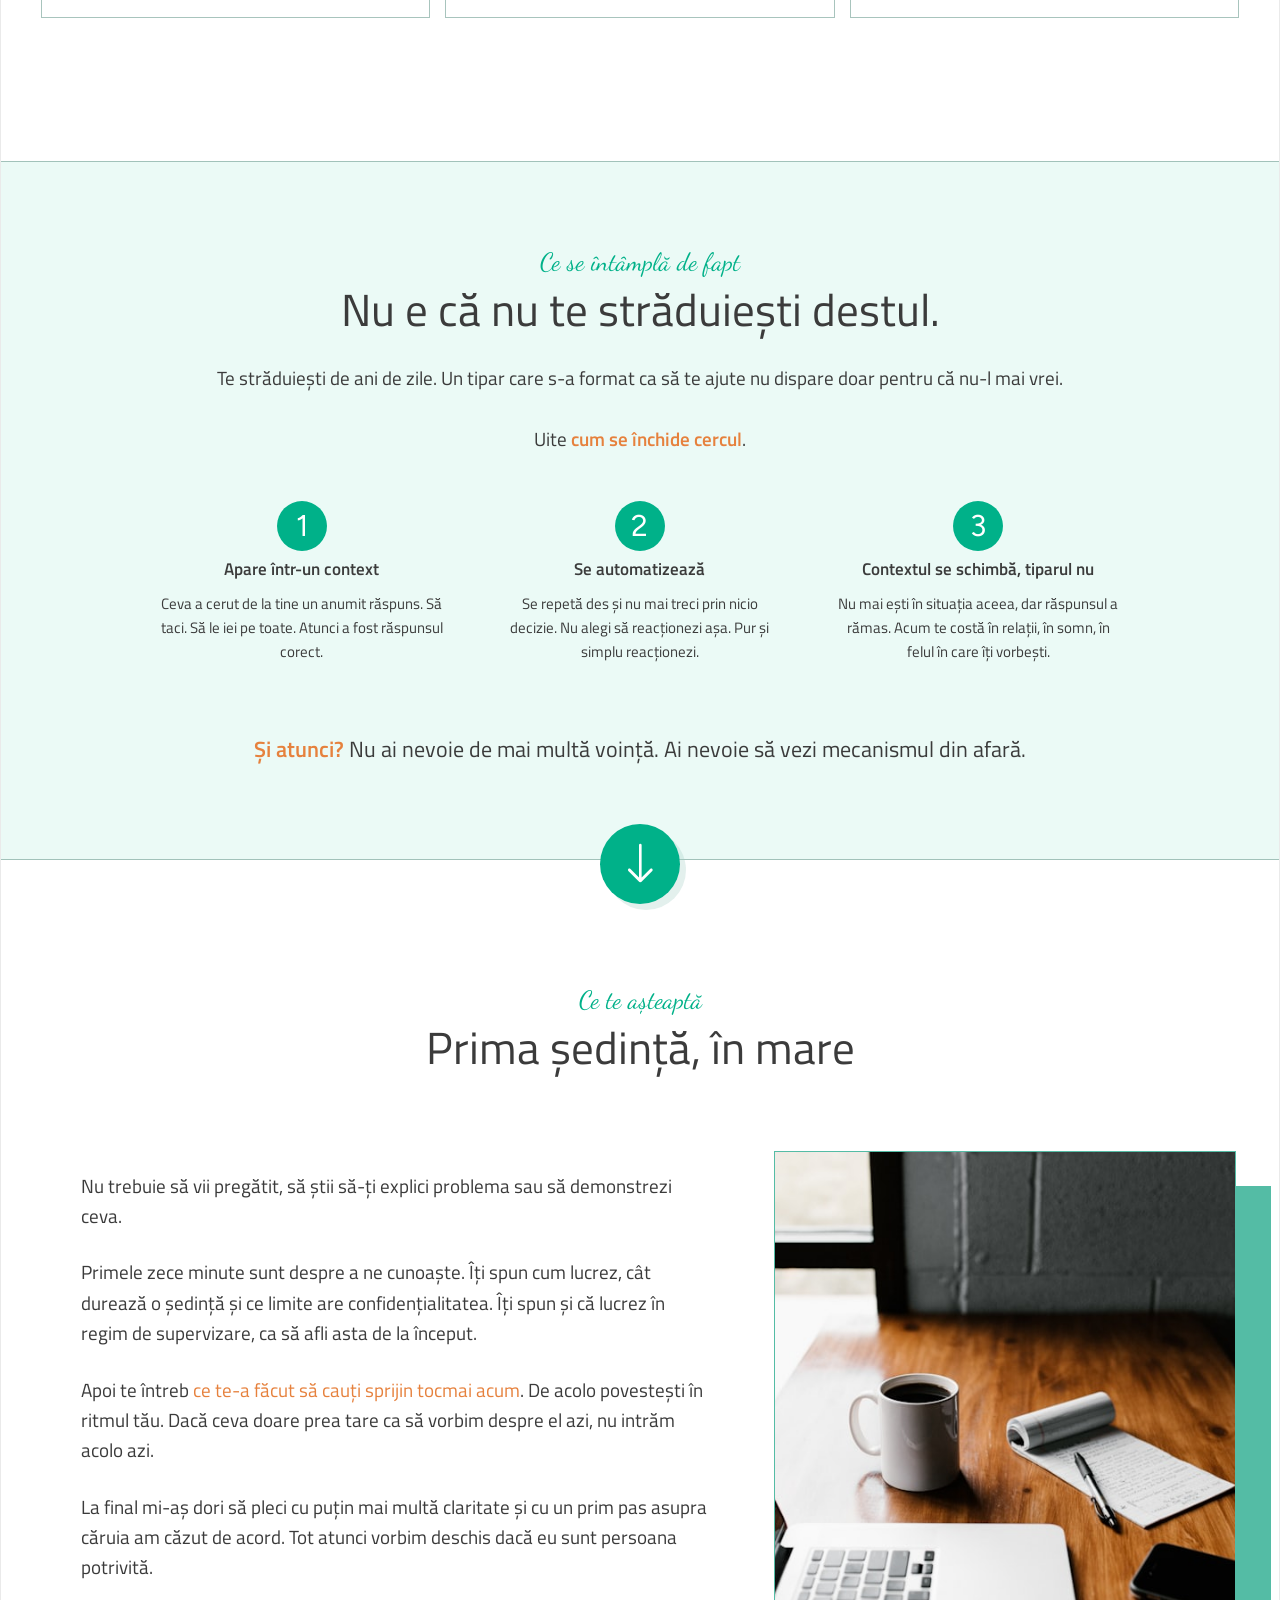
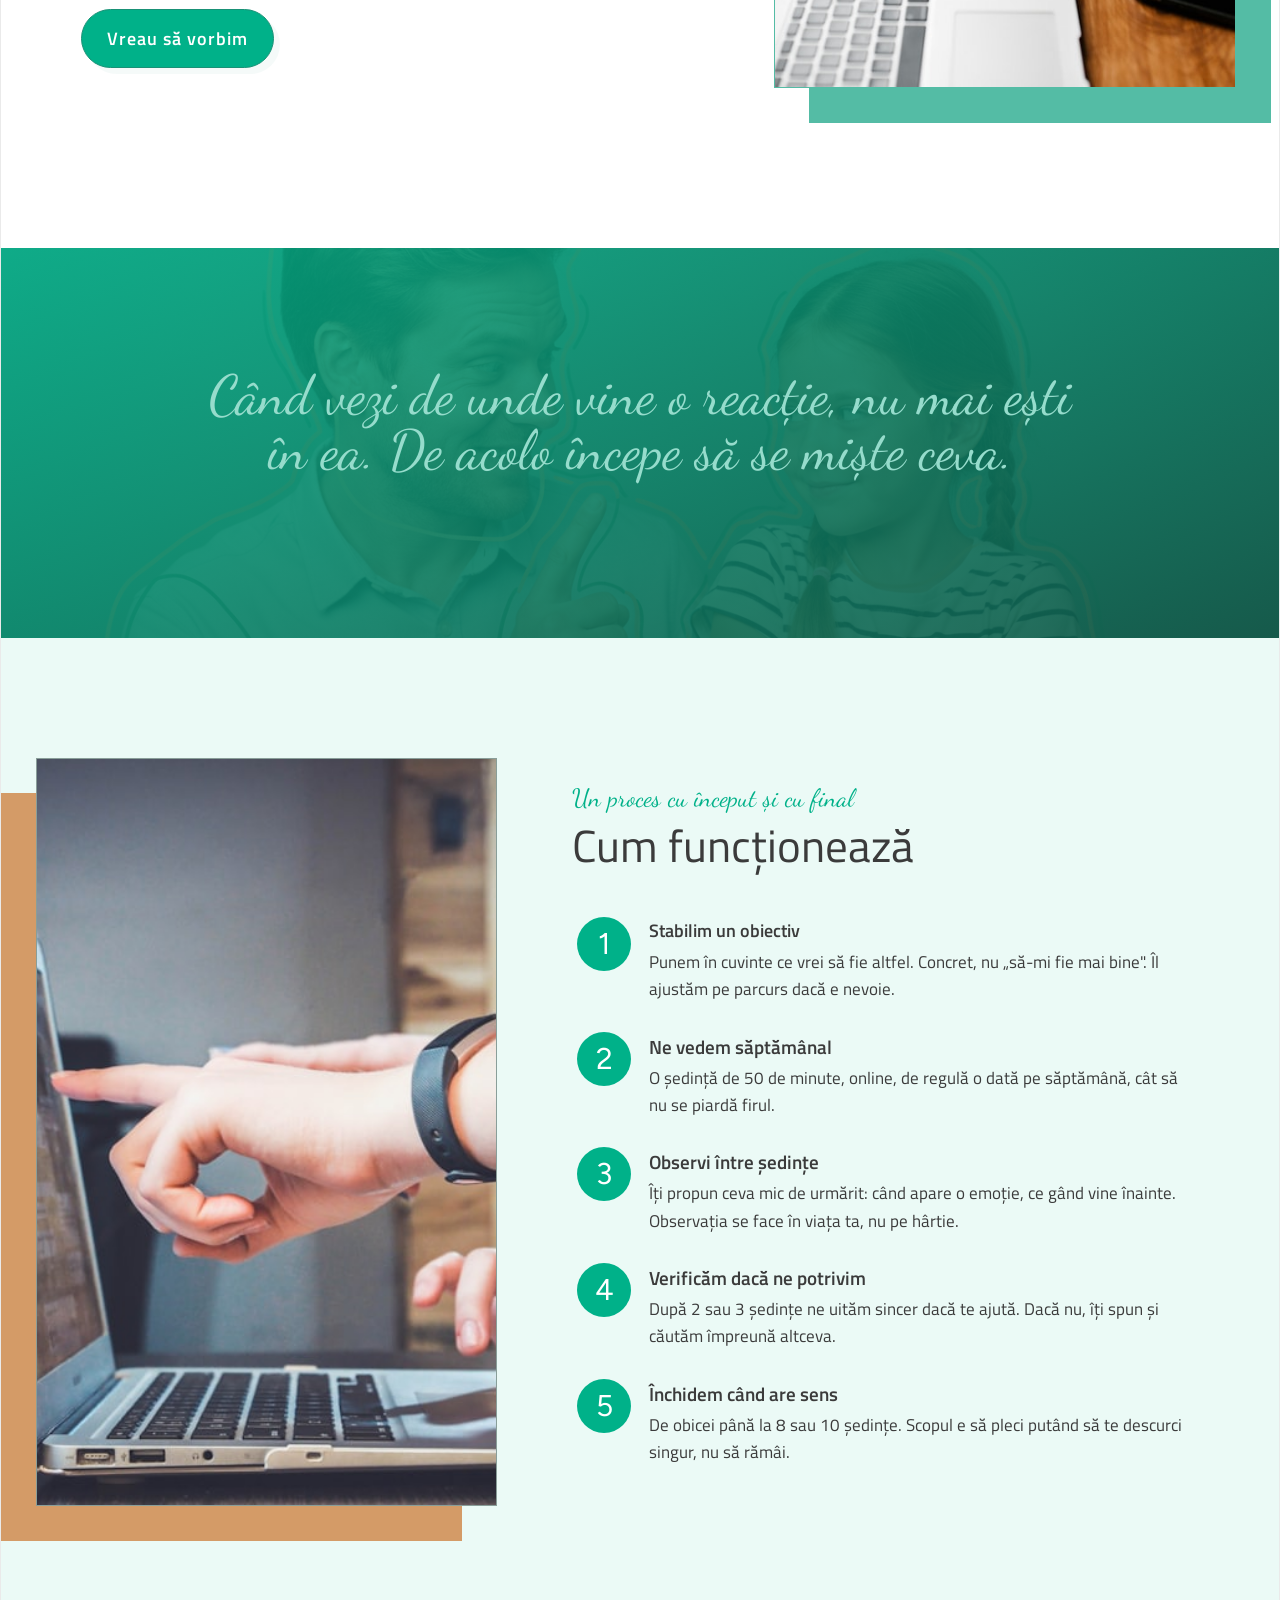
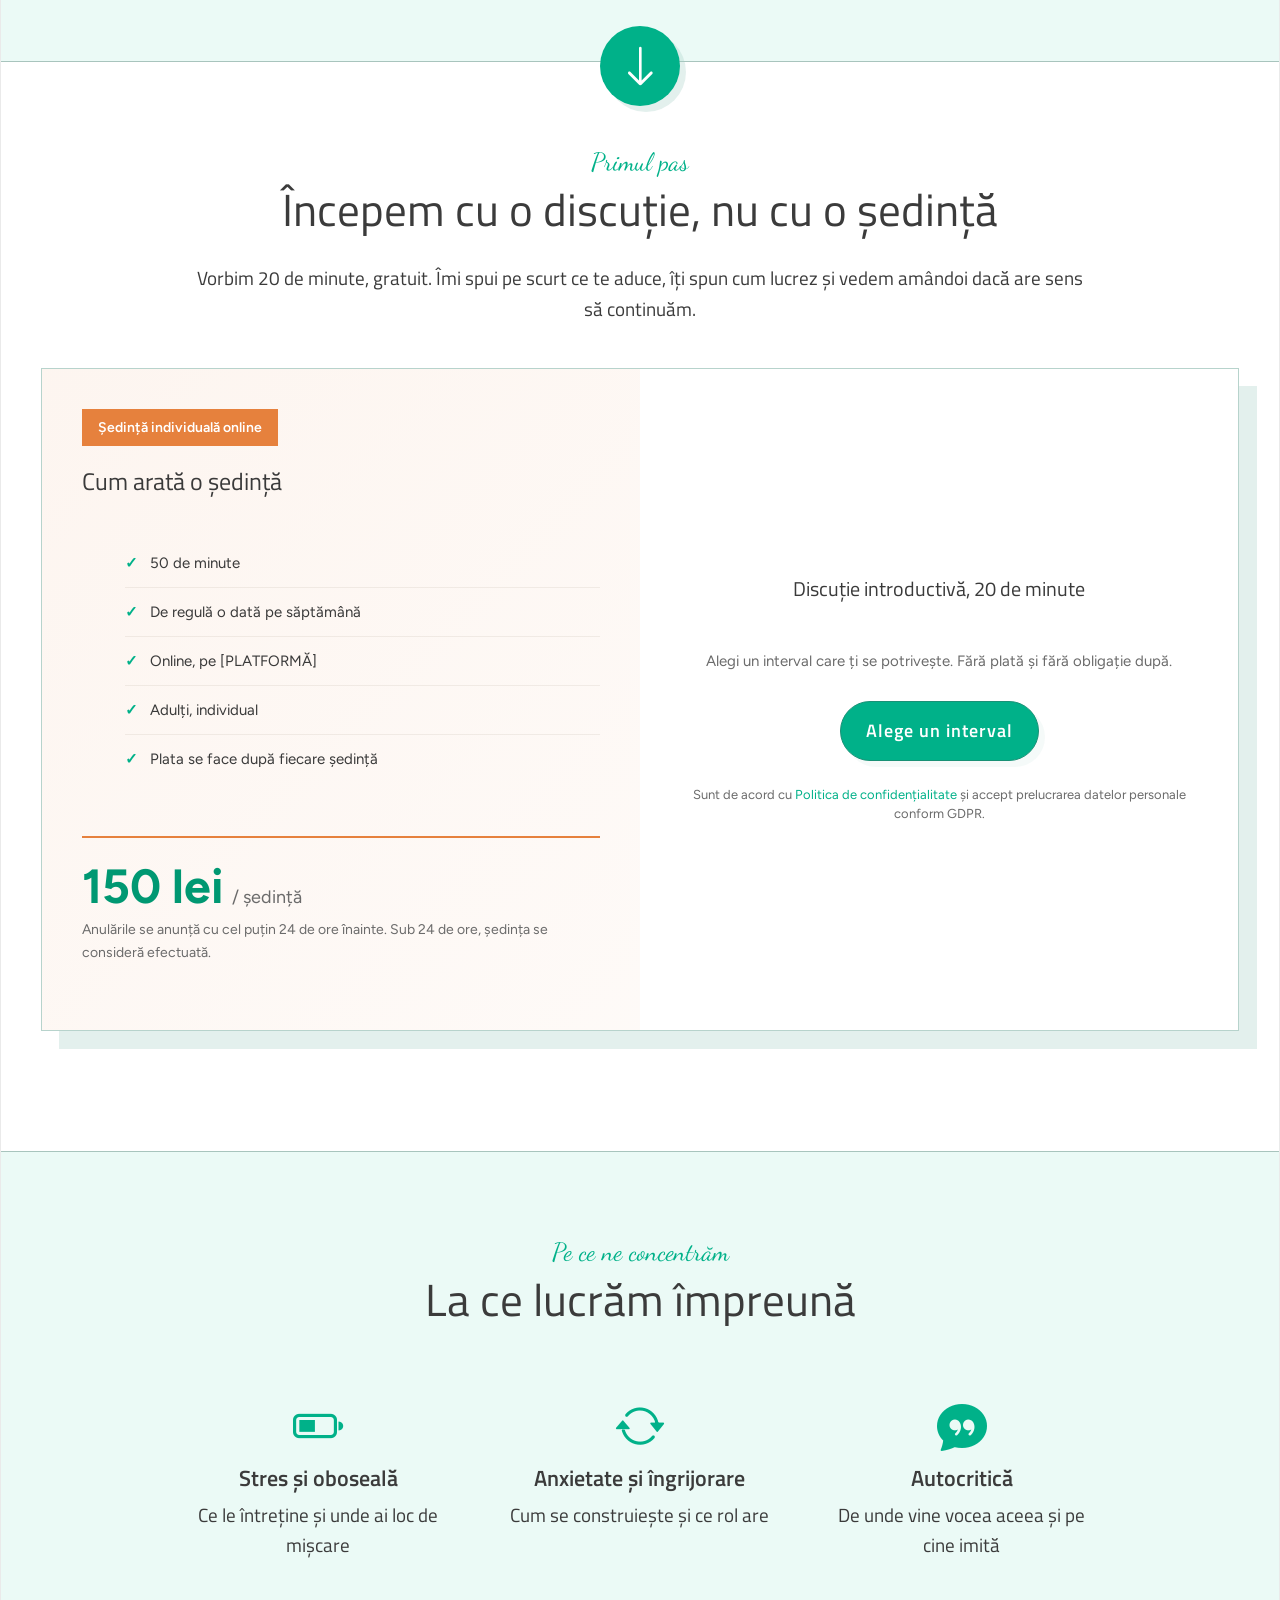
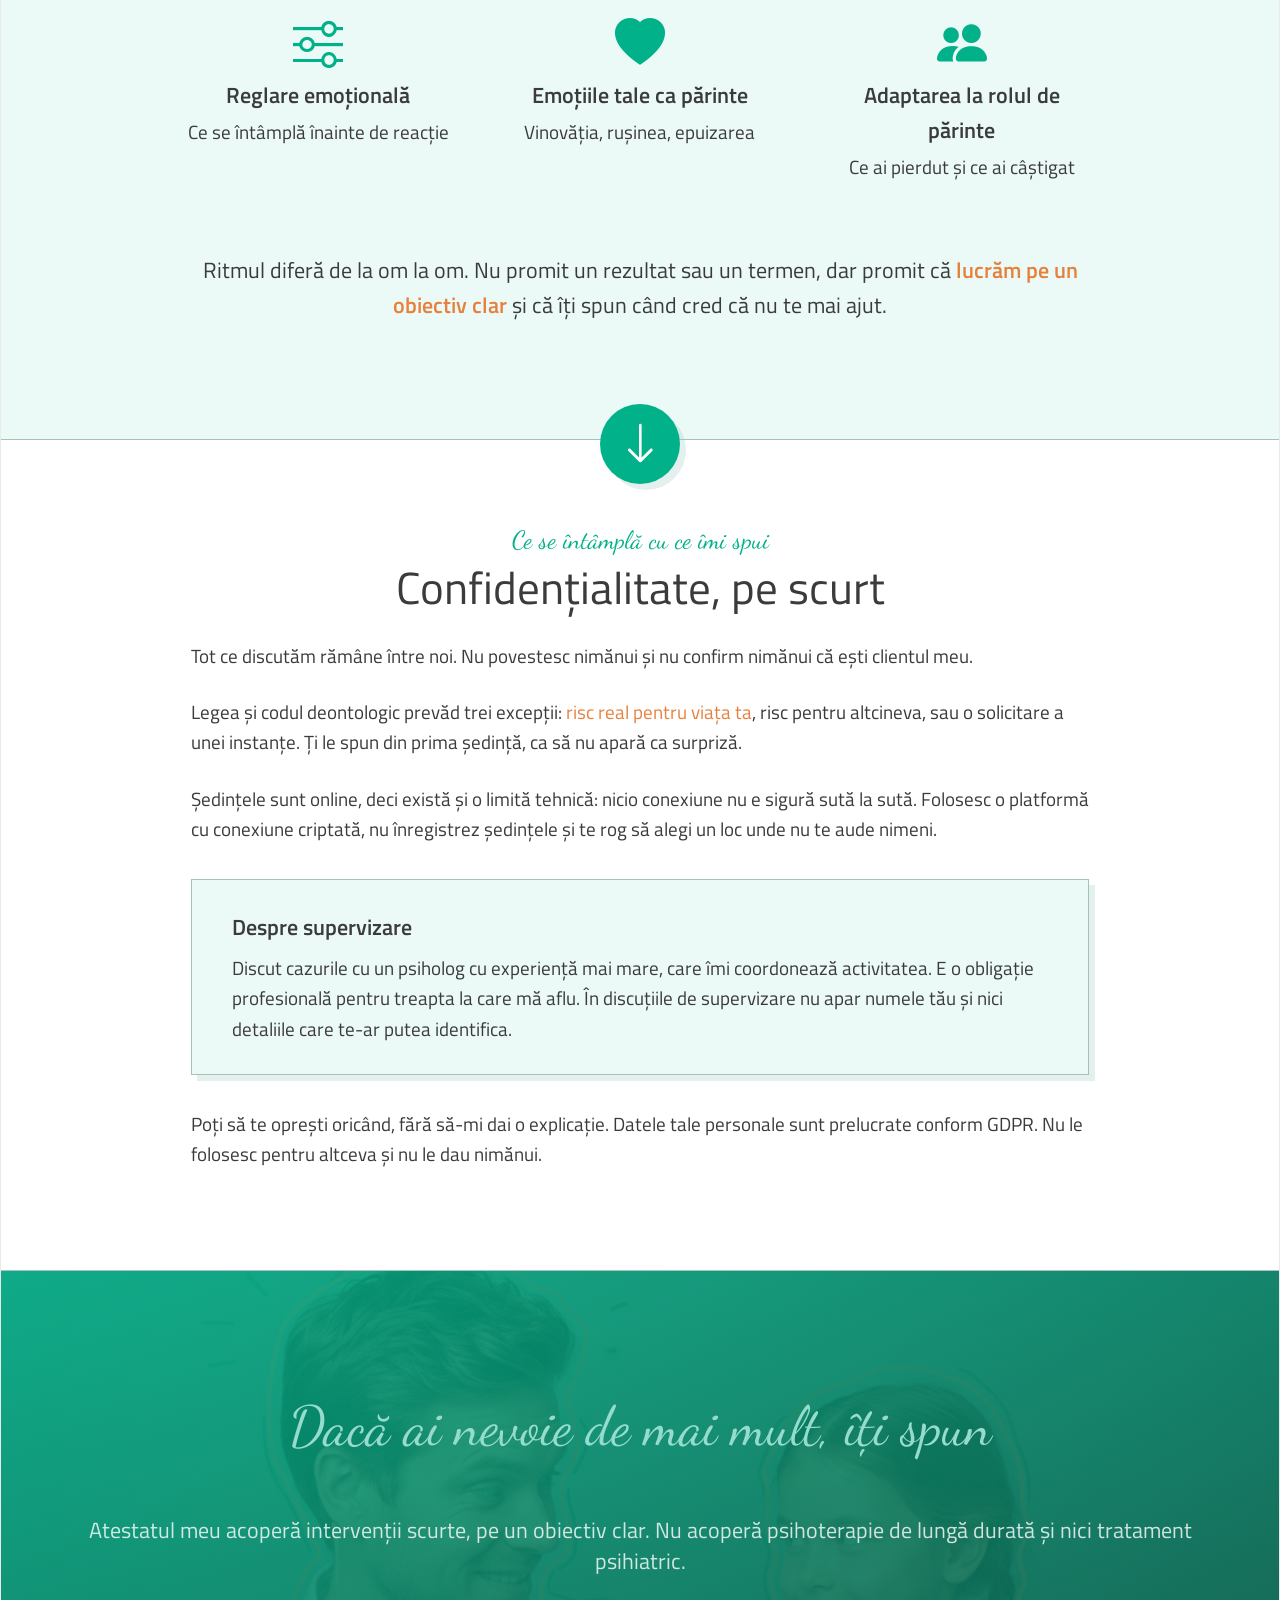
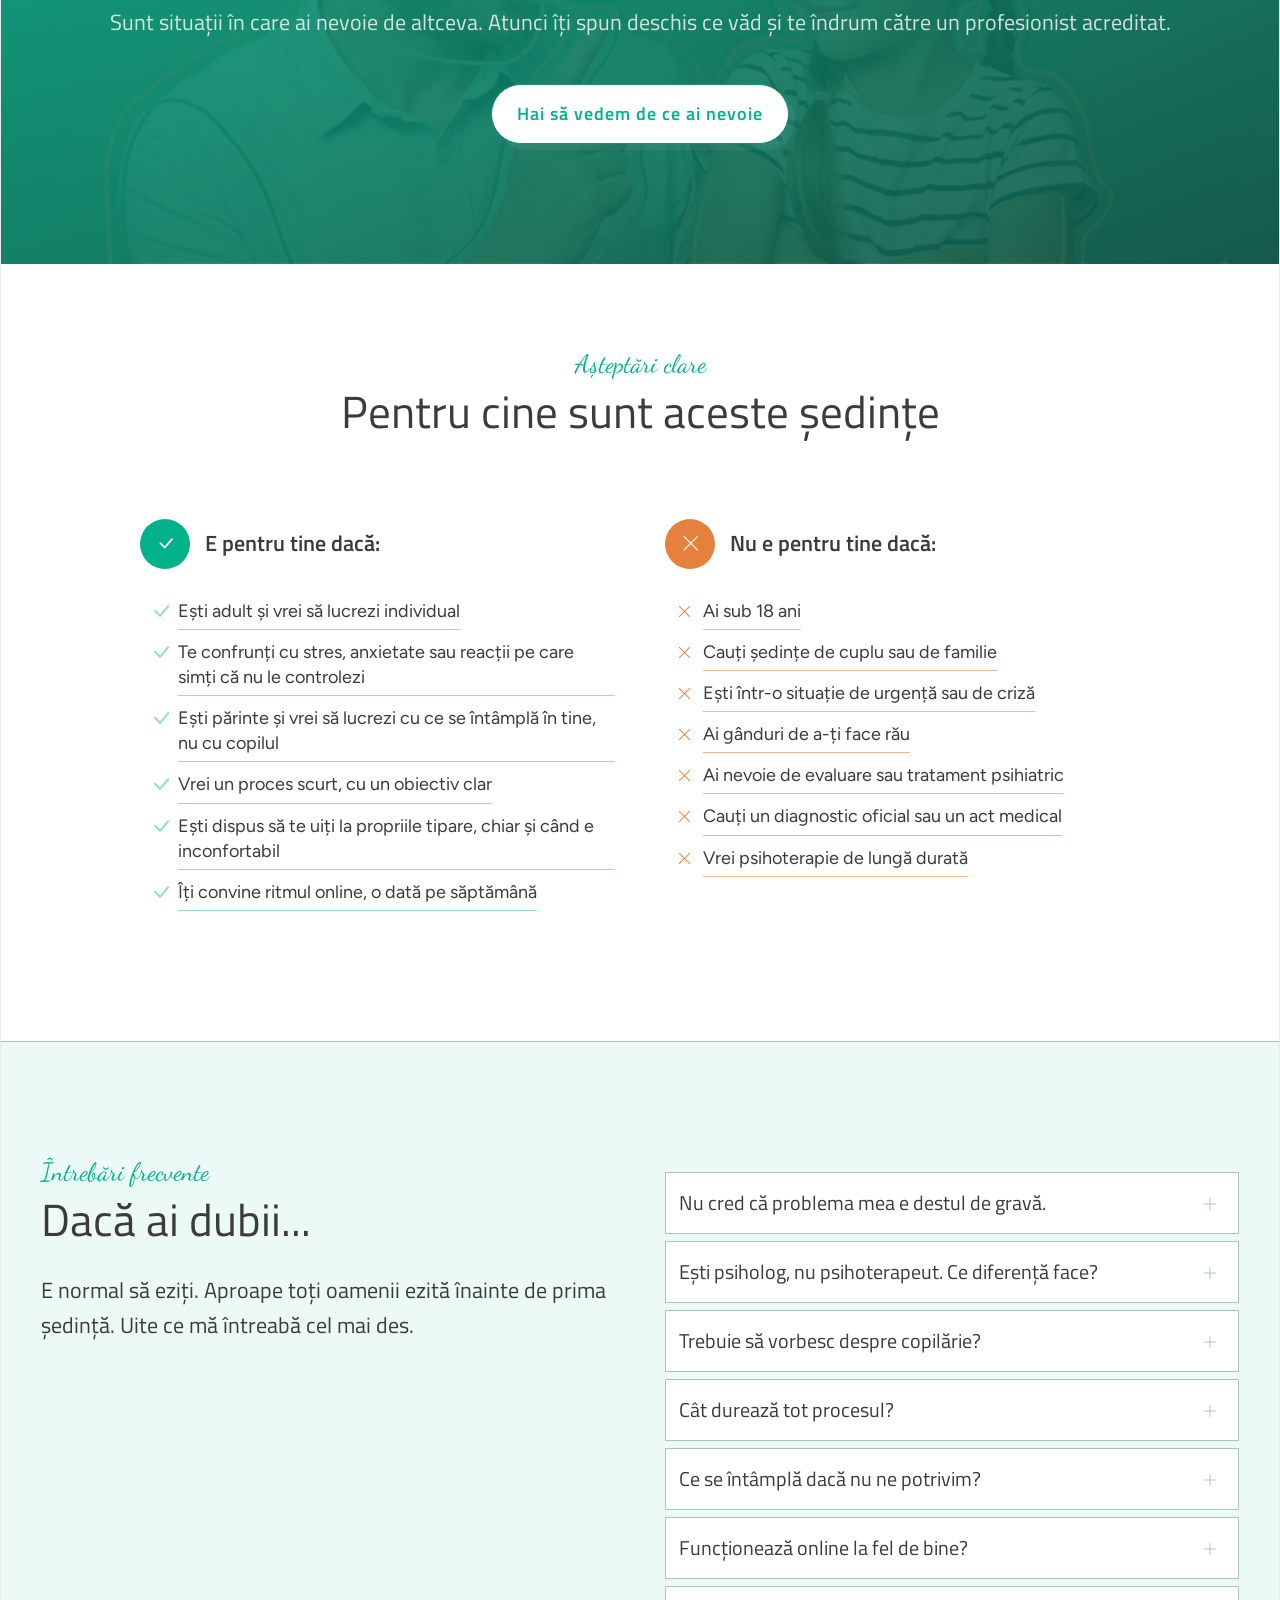
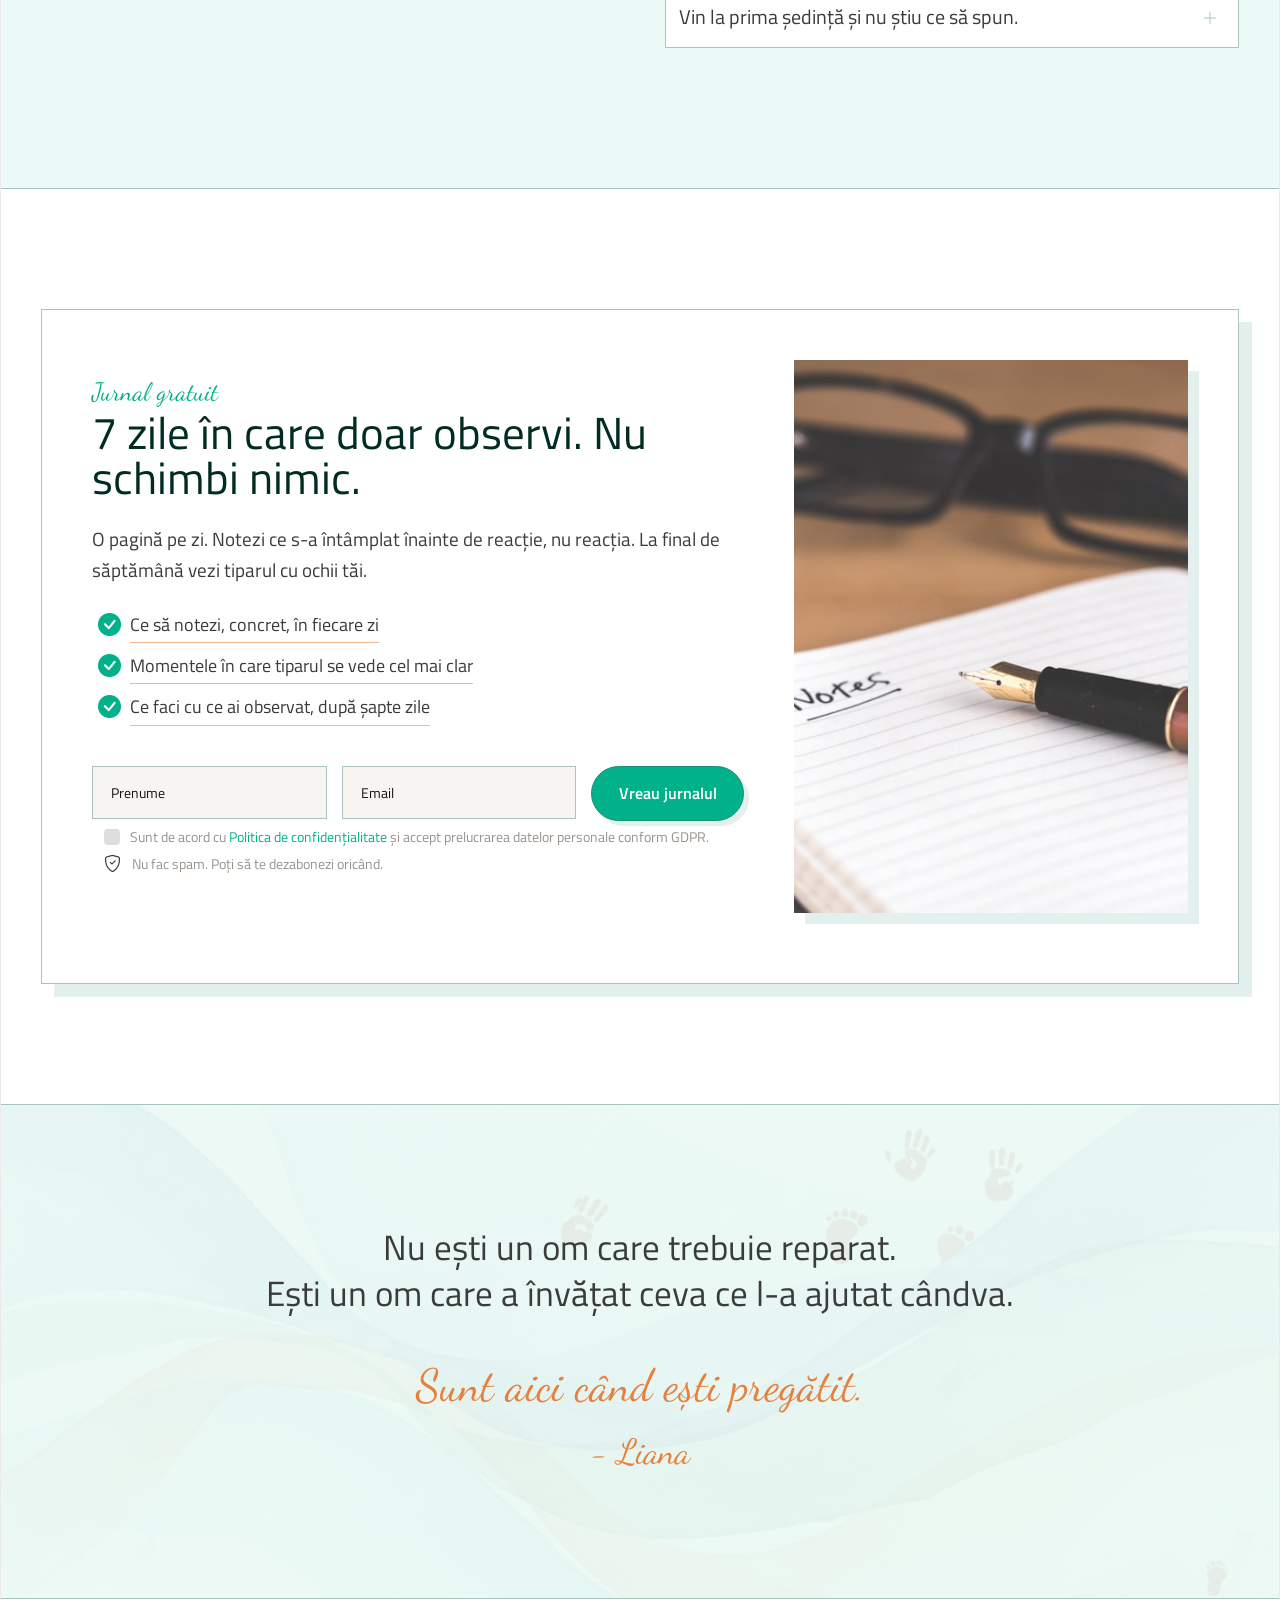
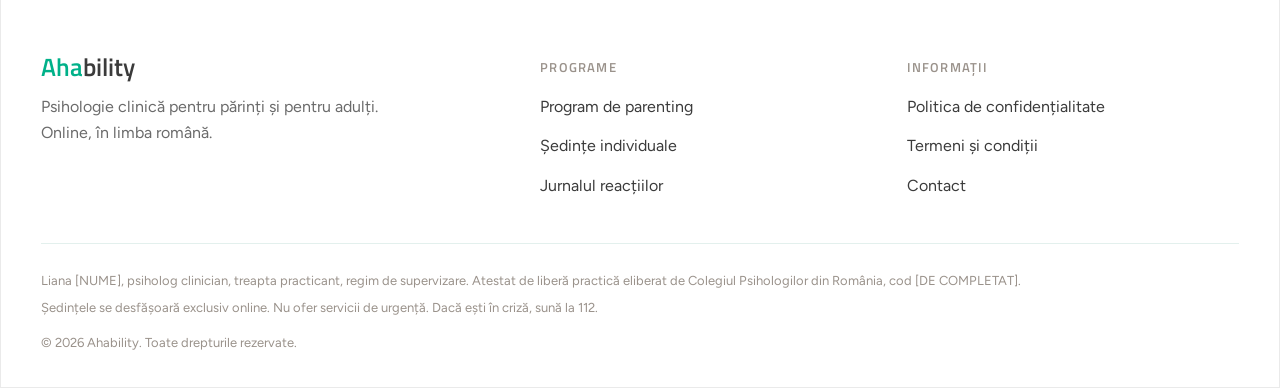
<file: sedinte-individuale.html>
<!doctype html>
<html lang="ro">
<head>
<meta charset="UTF-8">
<meta name="viewport" content="width=device-width, initial-scale=1">
<title>Ahability &ndash; Ședințe individuale online</title>

<link rel="preconnect" href="https://fonts.googleapis.com">
<link rel="preconnect" href="https://fonts.gstatic.com" crossorigin>
<link href="https://fonts.googleapis.com/css2?family=Dancing+Script:wght@400;600;700&family=Titillium+Web:ital,wght@0,400;0,600;0,700;1,400&family=Figtree:ital,wght@0,400;0,500;0,600;0,700;1,400&display=swap" rel="stylesheet">

<link href="https://cdn.jsdelivr.net/npm/bootstrap@5.3.3/dist/css/bootstrap.min.css" rel="stylesheet">
<link rel="stylesheet" href="https://cdn.jsdelivr.net/npm/bootstrap-icons@1.11.3/font/bootstrap-icons.min.css">

<link rel="stylesheet" href="style.css">
<link rel="stylesheet" href="style-individual.css">
</head>
<body id="top">

<!-- ================= NAVBAR ================= -->
<nav class="navbar navbar-expand-lg site-navbar sticky-top">
  <div class="container">
    <span class="navbar-brand logo">Aha<span>bility</span></span>
    <button class="navbar-toggler" type="button" data-bs-toggle="collapse" data-bs-target="#mainNav" aria-label="Meniu">
      <span class="toggler-box"><i class="bi bi-list"></i><i class="bi bi-x-lg"></i></span>
    </button>
    <div class="collapse navbar-collapse" id="mainNav">
      <ul class="navbar-nav ms-auto">
        <li class="nav-item"><a class="nav-link" href="#despre">Despre</a></li>
        <li class="nav-item"><a class="nav-link" href="#prima-sedinta">Prima ședință</a></li>
        <li class="nav-item"><a class="nav-link" href="#cum-functioneaza">Cum funcționează</a></li>
        <li class="nav-item"><a class="nav-link" href="#confidentialitate">Confidențialitate</a></li>
        <li class="nav-item"><a class="nav-link" href="#intrebari">Întrebări</a></li>
        <li class="nav-item"><a class="nav-link" href="#jurnal">Jurnal</a></li>
        <li class="nav-item nav-item-cta"><a class="nav-link" href="#programare">Programează</a></li>
      </ul>
    </div>
  </div>
</nav>

<!-- ================= 0 · HERO ================= -->
<header class="sec sec-0 section-gradient-photo" id="hero" style="--bg-photo:url(images/hero-bg-texture.png)">
  <div class="container">
    <div class="g-row g-hero">
      <div class="hero-img-col">
        <div class="frame-wrap">
          <img src="images/ph-hero-individual.jpg" alt="Imagine de așteptare, de înlocuit" class="frame-image" loading="lazy">
        </div>
      </div>
      <div class="hero-text-col">
        <p class="eyebrow eyebrow-light">Ședințe individuale online, pentru adulți</p>
        <h1 class="hero-title">Lucrăm cu reacțiile care te epuizează, fără să te lupți cu tine.</h1>
        <div class="hero-img-inline">
          <div class="frame-wrap">
            <img src="images/ph-hero-individual.jpg" alt="" class="frame-image" loading="lazy">
          </div>
        </div>
        <p class="hero-lead">Lucrăm pe un tipar concret, cu un obiectiv stabilit de la început. Proces scurt, online, pentru adulți care vor să înțeleagă ce se tot repetă.</p>
        <div class="hero-btn-group">
          <a href="#programare" class="btn-pill btn-white-pill">Vreau să vorbim</a>
          <a href="#jurnal" class="btn-pill btn-teal-solid"><i class="bi bi-download"></i>Descarcă jurnalul</a>
        </div>
      </div>
    </div>
  </div>
</header>

<a href="#top" class="back-to-top"><i class="bi bi-arrow-up"></i></a>

<!-- ================= 1 · RECOGNITION GRID ================= -->
<section class="sec sec-1 bg-white">
  <div class="container text-center">
    <p class="eyebrow">Te recunoști în situațiile astea?</p>
    <h2 class="section-title">Lucruri care se repetă, deși știi că nu te ajută</h2>
  </div>
  <div class="container">
    <div class="g-row g-5050 behavior-row">
      <div class="behavior-grid">
        <div class="behavior-cell">
          <i class="bi bi-arrow-repeat behavior-icon"></i>
          <p class="behavior-title">Mintea nu se oprește</p>
          <p class="behavior-text">Te aștepți la ce poate ieși prost, chiar și când e liniște</p>
        </div>
        <div class="behavior-cell">
          <i class="bi bi-chat-quote-fill behavior-icon"></i>
          <p class="behavior-title">Vocea care nu te iartă</p>
          <p class="behavior-text">Ceilalți greșesc și e în regulă. Tu, nu</p>
        </div>
        <div class="behavior-cell">
          <i class="bi bi-lightning-charge-fill behavior-icon"></i>
          <p class="behavior-title">Reacții pe care nu le alegi</p>
          <p class="behavior-text">Explodezi sau te blochezi, apoi îți pare rău</p>
        </div>
        <div class="behavior-cell">
          <i class="bi bi-emoji-tear-fill behavior-icon"></i>
          <p class="behavior-title">Tensiune care nu se descarcă</p>
          <p class="behavior-text">Umerii, stomacul, somnul. Corpul o simte primul</p>
        </div>
        <div class="behavior-cell behavior-cell-wide">
          <i class="bi bi-people-fill behavior-icon"></i>
          <p class="behavior-title">Ca părinte, te pierzi pe tine</p>
          <p class="behavior-text">Ai răbdare cu copilul, apoi nu mai ai cu nimeni</p>
        </div>
      </div>
      <div>
        <div class="dark-card"><div class="dark-card-inner">
          <h3 class="dark-card-title">Ce au în comun toate astea?</h3>
          <p class="dark-card-text"><br>Niciuna nu a apărut din senin. Fiecare a fost, cândva, <span class="hl-orange">un răspuns care a funcționat</span>. Te-a protejat, te-a ținut în siguranță într-un context în care aveai nevoie de asta.<br><br>Apoi contextul s-a schimbat. Reacția a rămas.<br><br>De asta „știu ce ar trebui să fac" nu ajunge. <span class="hl-orange">Un tipar nu se oprește pentru că îl înțelegi.</span> Se oprește când vezi ce rost a avut și ce altceva ai putea pune în locul lui. Aici lucrăm împreună.</p>
        </div></div>
      </div>
    </div>
  </div>
</section>

<!-- ================= 2 · QUOTE BANNER ================= -->
<section class="sec sec-2 section-gradient">
  <div class="container">
    <div class="g-row g-5050">
      <div>
        <div class="quote-box" style="--bg-photo:url(images/hero-4.png)">
          <div class="quote-mark quote-mark-top"><i class="bi bi-quote"></i></div>
          <h3 class="quote-box-text">Știu ce ar trebui să fac. Tot nu fac. Și pe urmă îmi reproșez asta zile întregi, până ajung să cred că problema sunt eu.</h3>
          <div class="quote-mark quote-mark-bottom"><i class="bi bi-quote"></i></div>
        </div>
      </div>
      <div class="text-center">
        <p class="script-lg">Dacă te regăsești în cuvintele astea, <br>nu e nimic în neregulă cu tine.</p>
        <h1 class="banner-title">E doar ceva ce ai <span class="hl-orange">învățat</span>. Și ce se învață, se poate schimba.</h1>
        <a href="#cum-functioneaza" class="btn-pill btn-teal-solid">Vreau să aflu cum lucrăm</a>
      </div>
    </div>
  </div>
</section>

<!-- ================= 3 · ABOUT LIANA ================= -->
<section class="sec sec-3 bg-white" id="despre">
  <div class="container">
    <div class="g-row g-media">
      <div>
        <div class="media-frame media-frame-liana" style="--media:url(images/liana-portret.png)" role="img" aria-label="Liana, psiholog clinician"></div>
      </div>
      <div class="media-copy">
        <p class="eyebrow">Cine te însoțește</p>
        <h2 class="section-title">Bună, sunt Liana!</h2>
        <p class="body-text"><span class="hl-orange-solid">Sunt psiholog clinician și mamă.</span> Am trăit și lucrat în România, Spania și Danemarca. Înainte de psihologie am lucrat ani buni cu oameni, în roluri de management, așa că știu cum arată presiunea de zi cu zi.<br><br>Am terminat Facultatea de Psihologie la Universitatea „Babeș-Bolyai" din Cluj-Napoca. Acum fac masteratul de <span class="hl-orange-solid">Psihologie clinică și intervenție psihologică</span> la Universitatea „Spiru Haret" și o formare de lungă durată în psihoterapie cognitivă, acreditată de Colegiul Psihologilor din România. Am parcurs și programul Compassionate Inquiry, dezvoltat de dr. Gabor Maté.<br><br>Lucrez cu atestat de liberă practică în psihologie clinică, treapta practicant, în regim de supervizare. Cod personal: [DE COMPLETAT].<br><br>Cred că orice comportament, chiar și cel care acum doare, a avut cândva un sens. <span class="hl-orange-solid">Nu vin să repar pe cineva.</span> Vin să înțeleg, împreună cu tine, ce s-a format și de ce.</p>
      </div>
    </div>

    <div class="method-row">
      <div class="accordion faq-accordion" id="methodAccordion1">
        <div class="accordion-item">
          <h4 class="accordion-header">
            <button class="accordion-button collapsed" type="button" data-bs-toggle="collapse" data-bs-target="#m1">Analiză funcțională</button>
          </h4>
          <div id="m1" class="accordion-collapse collapse" data-bs-parent="#methodAccordion1">
            <div class="accordion-body">
              <p>Ne uităm concret la ce declanșează reacția, ce o menține și ce obții din ea fără să-ți dai seama.<br><br><strong>Ce aduce: claritate pe un tipar care până acum părea fără logică.</strong></p>
            </div>
          </div>
        </div>
      </div>
      <div class="accordion faq-accordion" id="methodAccordion2">
        <div class="accordion-item">
          <h4 class="accordion-header">
            <button class="accordion-button collapsed" type="button" data-bs-toggle="collapse" data-bs-target="#m2">Intervenție scurtă și focalizată</button>
          </h4>
          <div id="m2" class="accordion-collapse collapse" data-bs-parent="#methodAccordion2">
            <div class="accordion-body">
              <p>Stabilim un obiectiv de la început și lucrăm pe el. Ne oprim când l-am atins, nu când se termină un pachet.<br><br><strong>Ce aduce: știi de la început unde mergem și cam cât durează.</strong></p>
            </div>
          </div>
        </div>
      </div>
      <div class="accordion faq-accordion" id="methodAccordion3">
        <div class="accordion-item">
          <h4 class="accordion-header">
            <button class="accordion-button collapsed" type="button" data-bs-toggle="collapse" data-bs-target="#m3">Compassionate Inquiry</button>
          </h4>
          <div id="m3" class="accordion-collapse collapse" data-bs-parent="#methodAccordion3">
            <div class="accordion-body">
              <p>Atenție la emoția din spatele reacției, fără grabă și fără judecată. Iau din metodă felul de a asculta, nu explorarea de lungă durată a trecutului.<br><br><strong>Ce aduce: te simți ascultat fără să fii împins mai departe decât ești pregătit.</strong></p>
            </div>
          </div>
        </div>
      </div>
    </div>
  </div>
</section>

<!-- ================= 4 · MECHANISM ================= -->
<section class="sec sec-4 bg-mint">
  <div class="container text-center">
    <p class="eyebrow">Ce se întâmplă de fapt</p>
    <h2 class="section-title">Nu e că nu te străduiești destul.</h2>
    <p class="body-text mint-lead">Te străduiești de ani de zile. Un tipar care s-a format ca să te ajute nu dispare doar pentru că nu-l mai vrei.<br><br>Uite <span class="hl-orange-bold">cum se închide cercul</span>.</p>

    <div class="cycle-row">
      <div class="cycle-cell">
        <div class="num-circle">1</div>
        <p class="cycle-title">Apare într-un context</p>
        <p class="cycle-text">Ceva a cerut de la tine un anumit răspuns. Să taci. Să le iei pe toate. Atunci a fost răspunsul corect.</p>
      </div>
      <div class="cycle-cell">
        <div class="num-circle">2</div>
        <p class="cycle-title">Se automatizează</p>
        <p class="cycle-text">Se repetă des și nu mai treci prin nicio decizie. Nu alegi să reacționezi așa. Pur și simplu reacționezi.</p>
      </div>
      <div class="cycle-cell">
        <div class="num-circle">3</div>
        <p class="cycle-title">Contextul se schimbă, tiparul nu</p>
        <p class="cycle-text">Nu mai ești în situația aceea, dar răspunsul a rămas. Acum te costă în relații, în somn, în felul în care îți vorbești.</p>
      </div>
    </div>

    <p class="cycle-outro"><span class="hl-orange-bold">Și atunci?</span> Nu ai nevoie de mai multă voință. Ai nevoie să vezi mecanismul din afară.</p>
    <div class="arrow-wrap text-center"><span class="down-arrow-circle"><i class="bi bi-arrow-down"></i></span></div>
  </div>
</section>

<!-- ================= 5 · FIRST SESSION ================= -->
<section class="sec sec-5 bg-white" id="prima-sedinta">
  <div class="container text-center">
    <p class="eyebrow">Ce te așteaptă</p>
    <h2 class="section-title">Prima ședință, în mare</h2>
  </div>
  <div class="container">
    <div class="g-row g-media-rev program-row">
      <div class="media-copy">
        <p class="body-text">Nu trebuie să vii pregătit, să știi să-ți explici problema sau să demonstrezi ceva.</p>
        <p class="body-text">Primele zece minute sunt despre a ne cunoaște. Îți spun cum lucrez, cât durează o ședință și ce limite are confidențialitatea. Îți spun și că lucrez în regim de supervizare, ca să afli asta de la început.</p>
        <p class="body-text">Apoi te întreb <span class="hl-orange-solid">ce te-a făcut să cauți sprijin tocmai acum</span>. De acolo povestești în ritmul tău. Dacă ceva doare prea tare ca să vorbim despre el azi, nu intrăm acolo azi.</p>
        <p class="body-text">La final mi-aș dori să pleci cu puțin mai multă claritate și cu un prim pas asupra căruia am căzut de acord. Tot atunci vorbim deschis dacă eu sunt persoana potrivită.</p>
        <a href="#programare" class="btn-pill btn-teal-solid">Vreau să vorbim</a>
      </div>
      <div>
        <div class="media-frame media-frame-programul" style="--media:url(images/ph-prima-sedinta.jpg)" role="img" aria-label="Imagine de așteptare, de înlocuit"></div>
      </div>
    </div>
  </div>
</section>

<!-- ================= 6 · SCRIPT BANNER ================= -->
<section class="sec sec-6 section-gradient-photo" style="--bg-photo:url(images/section-bg-2.png)">
  <div class="container text-center">
    <p class="script-xl">Când vezi de unde vine o reacție, nu mai ești în ea. De acolo începe să se miște ceva.</p>
  </div>
</section>

<!-- ================= 7 · HOW IT WORKS ================= -->
<section class="sec sec-7 bg-mint" id="cum-functioneaza">
  <div class="container">
    <div class="g-row g-media">
      <div>
        <div class="media-frame media-frame-cumfunc" style="--media:url(images/ph-cum-functioneaza.jpg)" role="img" aria-label="Imagine de așteptare, de înlocuit"></div>
      </div>
      <div class="media-copy steps-copy">
        <p class="eyebrow">Un proces cu început și cu final</p>
        <h2 class="section-title">Cum funcționează</h2>

        <div class="step-row">
          <div class="num-circle">1</div>
          <div>
            <p class="step-title">Stabilim un obiectiv</p>
            <p class="step-text">Punem în cuvinte ce vrei să fie altfel. Concret, nu „să-mi fie mai bine". Îl ajustăm pe parcurs dacă e nevoie.</p>
          </div>
        </div>
        <div class="step-row">
          <div class="num-circle">2</div>
          <div>
            <p class="step-title">Ne vedem săptămânal</p>
            <p class="step-text">O ședință de 50 de minute, online, de regulă o dată pe săptămână, cât să nu se piardă firul.</p>
          </div>
        </div>
        <div class="step-row">
          <div class="num-circle">3</div>
          <div>
            <p class="step-title">Observi între ședințe</p>
            <p class="step-text">Îți propun ceva mic de urmărit: când apare o emoție, ce gând vine înainte. Observația se face în viața ta, nu pe hârtie.</p>
          </div>
        </div>
        <div class="step-row">
          <div class="num-circle">4</div>
          <div>
            <p class="step-title">Verificăm dacă ne potrivim</p>
            <p class="step-text">După 2 sau 3 ședințe ne uităm sincer dacă te ajută. Dacă nu, îți spun și căutăm împreună altceva.</p>
          </div>
        </div>
        <div class="step-row">
          <div class="num-circle">5</div>
          <div>
            <p class="step-title">Închidem când are sens</p>
            <p class="step-text">De obicei până la 8 sau 10 ședințe. Scopul e să pleci putând să te descurci singur, nu să rămâi.</p>
          </div>
        </div>
      </div>
    </div>
    <div class="arrow-wrap text-center"><span class="down-arrow-circle"><i class="bi bi-arrow-down"></i></span></div>
  </div>
</section>

<!-- ================= 8 · BOOKING AND PRICE ================= -->
<section class="sec sec-8 bg-white" id="programare">
  <div class="container text-center">
    <p class="eyebrow">Primul pas</p>
    <h2 class="section-title">Începem cu o discuție, nu cu o ședință</h2>
    <p class="body-text booking-lead">Vorbim 20 de minute, gratuit. Îmi spui pe scurt ce te aduce, îți spun cum lucrez și vedem amândoi dacă are sens să continuăm.</p>
  </div>

  <div class="container">
    <div class="pricing-card booking-card">
      <div class="booking-grid">
        <div class="pricing-left">
          <div class="price-badge-row"><span class="badge-tag">Ședință individuală online</span></div>
          <h3 class="pricing-title">Cum arată o ședință</h3>
          <ul class="price-list">
            <li><span class="check-icon">&#10003;</span> 50 de minute</li>
            <li><span class="check-icon">&#10003;</span> De regulă o dată pe săptămână</li>
            <li><span class="check-icon">&#10003;</span> Online, pe [PLATFORMĂ]</li>
            <li><span class="check-icon">&#10003;</span> Adulți, individual</li>
            <li><span class="check-icon">&#10003;</span> Plata se face după fiecare ședință</li>
          </ul>
          <div class="price-block">
            <div class="price-row">
              <span class="price-new">150 lei</span>
              <span class="price-unit">/ ședință</span>
            </div>
            <p class="price-note">Anulările se anunță cu cel puțin 24 de ore înainte. Sub 24 de ore, ședința se consideră efectuată.</p>
          </div>
        </div>
        <div class="pricing-right booking-right">
          <h5 class="pricing-form-title">Discuție introductivă, 20 de minute</h5>
          <p class="booking-note">Alegi un interval care ți se potrivește. Fără plată și fără obligație după.</p>
          <a href="[LINK CALENDAR]" class="btn-pill btn-teal-solid btn-booking">Alege un interval</a>
          <p class="booking-gdpr">Sunt de acord cu <a href="#" target="_blank">Politica de confidențialitate</a> și accept prelucrarea datelor personale conform GDPR.</p>
        </div>
      </div>
    </div>
  </div>
</section>

<!-- ================= 9 · WHAT WE WORK ON ================= -->
<section class="sec sec-9 bg-mint" id="teme">
  <div class="container text-center">
    <p class="eyebrow">Pe ce ne concentrăm</p>
    <h2 class="section-title">La ce lucrăm împreună</h2>

    <div class="expect-grid">
      <div class="expect-cell">
        <i class="bi bi-battery-half expect-icon"></i>
        <p class="expect-title">Stres și oboseală</p>
        <p class="expect-text">Ce le întreține și unde ai loc de mișcare</p>
      </div>
      <div class="expect-cell">
        <i class="bi bi-arrow-repeat expect-icon"></i>
        <p class="expect-title">Anxietate și îngrijorare</p>
        <p class="expect-text">Cum se construiește și ce rol are</p>
      </div>
      <div class="expect-cell">
        <i class="bi bi-chat-quote-fill expect-icon"></i>
        <p class="expect-title">Autocritică</p>
        <p class="expect-text">De unde vine vocea aceea și pe cine imită</p>
      </div>
      <div class="expect-cell">
        <i class="bi bi-sliders expect-icon"></i>
        <p class="expect-title">Reglare emoțională</p>
        <p class="expect-text">Ce se întâmplă înainte de reacție</p>
      </div>
      <div class="expect-cell">
        <i class="bi bi-heart-fill expect-icon"></i>
        <p class="expect-title">Emoțiile tale ca părinte</p>
        <p class="expect-text">Vinovăția, rușinea, epuizarea</p>
      </div>
      <div class="expect-cell">
        <i class="bi bi-people-fill expect-icon"></i>
        <p class="expect-title">Adaptarea la rolul de părinte</p>
        <p class="expect-text">Ce ai pierdut și ce ai câștigat</p>
      </div>
    </div>

    <p class="cycle-outro">Ritmul diferă de la om la om. Nu promit un rezultat sau un termen, dar promit că <span class="hl-orange-bold">lucrăm pe un obiectiv clar</span> și că îți spun când cred că nu te mai ajut.</p>
    <div class="arrow-wrap text-center"><span class="down-arrow-circle"><i class="bi bi-arrow-down"></i></span></div>
  </div>
</section>

<!-- ================= 10 · CONFIDENTIALITY ================= -->
<section class="sec sec-10 bg-white" id="confidentialitate">
  <div class="container text-center">
    <p class="eyebrow">Ce se întâmplă cu ce îmi spui</p>
    <h2 class="section-title">Confidențialitate, pe scurt</h2>
  </div>
  <div class="container">
    <div class="prose-block">
      <p class="body-text">Tot ce discutăm rămâne între noi. Nu povestesc nimănui și nu confirm nimănui că ești clientul meu.</p>
      <p class="body-text">Legea și codul deontologic prevăd trei excepții: <span class="hl-orange-solid">risc real pentru viața ta</span>, risc pentru altcineva, sau o solicitare a unei instanțe. Ți le spun din prima ședință, ca să nu apară ca surpriză.</p>
      <p class="body-text">Ședințele sunt online, deci există și o limită tehnică: nicio conexiune nu e sigură sută la sută. Folosesc o platformă cu conexiune criptată, nu înregistrez ședințele și te rog să alegi un loc unde nu te aude nimeni.</p>
      <div class="note-card">
        <h3 class="note-title">Despre supervizare</h3>
        <p class="note-text">Discut cazurile cu un psiholog cu experiență mai mare, care îmi coordonează activitatea. E o obligație profesională pentru treapta la care mă aflu. În discuțiile de supervizare nu apar numele tău și nici detaliile care te-ar putea identifica.</p>
      </div>
      <p class="body-text">Poți să te oprești oricând, fără să-mi dai o explicație. Datele tale personale sunt prelucrate conform GDPR. Nu le folosesc pentru altceva și nu le dau nimănui.</p>
    </div>
  </div>
</section>

<!-- ================= 11 · REFERRAL ================= -->
<section class="sec sec-11 section-gradient-photo text-center" id="limite" style="--bg-photo:url(images/section-bg-2.png)">
  <div class="container">
    <h2 class="script-warn">Dacă ai nevoie de mai mult, îți spun</h2>
    <p class="banner-body">Atestatul meu acoperă intervenții scurte, pe un obiectiv clar. Nu acoperă psihoterapie de lungă durată și nici tratament psihiatric.<br><br>Sunt situații în care ai nevoie de altceva. Atunci îți spun deschis ce văd și te îndrum către un profesionist acreditat.</p>
    <a href="#programare" class="btn-pill btn-white-pill">Hai să vedem de ce ai nevoie</a>
  </div>
</section>

<!-- ================= 12 · IS / IS NOT FOR YOU ================= -->
<section class="sec sec-12 bg-white" id="pentru-cine">
  <div class="container text-center">
    <p class="eyebrow">Așteptări clare</p>
    <h2 class="section-title">Pentru cine sunt aceste ședințe</h2>
  </div>
  <div class="container">
    <div class="fit-row">
      <div>
        <div class="fit-head">
          <span class="icon-circle icon-circle-teal"><i class="bi bi-check-lg"></i></span>
          <h3 class="list-heading">E pentru tine dacă:</h3>
        </div>
        <ul class="check-list fit-list">
          <li><span class="li-text">Ești adult și vrei să lucrezi individual</span></li>
          <li><span class="li-text">Te confrunți cu stres, anxietate sau reacții pe care simți că nu le controlezi</span></li>
          <li><span class="li-text">Ești părinte și vrei să lucrezi cu ce se întâmplă în tine, nu cu copilul</span></li>
          <li><span class="li-text">Vrei un proces scurt, cu un obiectiv clar</span></li>
          <li><span class="li-text">Ești dispus să te uiți la propriile tipare, chiar și când e inconfortabil</span></li>
          <li><span class="li-text">Îți convine ritmul online, o dată pe săptămână</span></li>
        </ul>
      </div>
      <div>
        <div class="fit-head">
          <span class="icon-circle icon-circle-orange"><i class="bi bi-x-lg"></i></span>
          <h3 class="list-heading">Nu e pentru tine dacă:</h3>
        </div>
        <ul class="x-list fit-list">
          <li><span class="li-text">Ai sub 18 ani</span></li>
          <li><span class="li-text">Cauți ședințe de cuplu sau de familie</span></li>
          <li><span class="li-text">Ești într-o situație de urgență sau de criză</span></li>
          <li><span class="li-text">Ai gânduri de a-ți face rău</span></li>
          <li><span class="li-text">Ai nevoie de evaluare sau tratament psihiatric</span></li>
          <li><span class="li-text">Cauți un diagnostic oficial sau un act medical</span></li>
          <li><span class="li-text">Vrei psihoterapie de lungă durată</span></li>
        </ul>
      </div>
    </div>
  </div>
</section>

<!-- ================= 13 · FAQ ================= -->
<section class="sec sec-13 bg-mint" id="intrebari">
  <div class="container">
    <div class="g-row g-5050 faq-row">
      <div>
        <p class="eyebrow">Întrebări frecvente</p>
        <h2 class="section-title">Dacă ai dubii...</h2>
        <p class="faq-lead">E normal să eziți. Aproape toți oamenii ezită înainte de prima ședință. Uite ce mă întreabă cel mai des.</p>
      </div>
      <div>
        <div class="accordion faq-accordion" id="faqAccordion">
          <div class="accordion-item">
            <h4 class="accordion-header">
              <button class="accordion-button collapsed" type="button" data-bs-toggle="collapse" data-bs-target="#f1">Nu cred că problema mea e destul de gravă.</button>
            </h4>
            <div id="f1" class="accordion-collapse collapse" data-bs-parent="#faqAccordion">
              <div class="accordion-body">
                <p>Nu există un prag de la care „se pune". Dacă ceva se repetă și te costă, e destul. Oamenii amână ani de zile așteptând să fie destul de rău. Nu e nevoie să aștepți atât.</p>
              </div>
            </div>
          </div>
          <div class="accordion-item">
            <h4 class="accordion-header">
              <button class="accordion-button collapsed" type="button" data-bs-toggle="collapse" data-bs-target="#f2">Ești psiholog, nu psihoterapeut. Ce diferență face?</button>
            </h4>
            <div id="f2" class="accordion-collapse collapse" data-bs-parent="#faqAccordion">
              <div class="accordion-body">
                <p>Una reală, și e corect să o știi. Atestatul meu îmi permite evaluare psihologică și intervenție scurtă, pe un obiectiv clar, de regulă până la 8 sau 10 ședințe. Psihoterapia de lungă durată cere alt atestat. Sunt în formare pentru asta, dar nu o practic acum.</p>
              </div>
            </div>
          </div>
          <div class="accordion-item">
            <h4 class="accordion-header">
              <button class="accordion-button collapsed" type="button" data-bs-toggle="collapse" data-bs-target="#f3">Trebuie să vorbesc despre copilărie?</button>
            </h4>
            <div id="f3" class="accordion-collapse collapse" data-bs-parent="#faqAccordion">
              <div class="accordion-body">
                <p>Doar dacă vrei și doar când ești pregătit. Nu intru în experiențe dureroase pentru că „așa se face". Uneori trecutul explică ceva util, alteori lucrăm doar cu ce se întâmplă acum. Tu conduci ritmul.</p>
              </div>
            </div>
          </div>
          <div class="accordion-item">
            <h4 class="accordion-header">
              <button class="accordion-button collapsed" type="button" data-bs-toggle="collapse" data-bs-target="#f4">Cât durează tot procesul?</button>
            </h4>
            <div id="f4" class="accordion-collapse collapse" data-bs-parent="#faqAccordion">
              <div class="accordion-body">
                <p>De obicei până la 8 sau 10 ședințe, o dată pe săptămână. Stabilim obiectivul de la început și îl reevaluăm pe parcurs. Nu vând pachete pe care trebuie să le termini.</p>
              </div>
            </div>
          </div>
          <div class="accordion-item">
            <h4 class="accordion-header">
              <button class="accordion-button collapsed" type="button" data-bs-toggle="collapse" data-bs-target="#f5">Ce se întâmplă dacă nu ne potrivim?</button>
            </h4>
            <div id="f5" class="accordion-collapse collapse" data-bs-parent="#faqAccordion">
              <div class="accordion-body">
                <p>Ne uităm la asta după 2 sau 3 ședințe, deschis. Dacă nu funcționează între noi, nu e vina nimănui. Potrivirea contează mai mult decât metoda, iar eu prefer să-ți spun asta decât să continuăm din politețe.</p>
              </div>
            </div>
          </div>
          <div class="accordion-item">
            <h4 class="accordion-header">
              <button class="accordion-button collapsed" type="button" data-bs-toggle="collapse" data-bs-target="#f6">Funcționează online la fel de bine?</button>
            </h4>
            <div id="f6" class="accordion-collapse collapse" data-bs-parent="#faqAccordion">
              <div class="accordion-body">
                <p>Da, pentru genul ăsta de lucru. Ai nevoie de 50 de minute într-un loc unde nu te aude și nu te întrerupe nimeni. Partea asta e mai grea decât pare, mai ales dacă ești părinte.</p>
              </div>
            </div>
          </div>
          <div class="accordion-item">
            <h4 class="accordion-header">
              <button class="accordion-button collapsed" type="button" data-bs-toggle="collapse" data-bs-target="#f7">Vin la prima ședință și nu știu ce să spun.</button>
            </h4>
            <div id="f7" class="accordion-collapse collapse" data-bs-parent="#faqAccordion">
              <div class="accordion-body">
                <p>Se întâmplă des. Nu trebuie să vii cu o poveste pregătită. Întreb eu, tu răspunzi cât poți, iar tăcerile sunt în regulă.</p>
              </div>
            </div>
          </div>
        </div>
      </div>
    </div>
  </div>
</section>

<!-- ================= 14 · FREE RESOURCE ================= -->
<section class="sec sec-14 bg-white" id="jurnal">
  <div class="container">
    <div class="resource-inner">
      <div class="resource-grid">
        <div class="resource-left">
          <p class="eyebrow">Jurnal gratuit</p>
          <h1 class="resource-title">7 zile în care doar observi. Nu schimbi nimic.</h1>
          <p class="resource-lead">O pagină pe zi. Notezi ce s-a întâmplat înainte de reacție, nu reacția. La final de săptămână vezi tiparul cu ochii tăi.</p>
          <ul class="check-list guide-list">
            <li><span class="li-text">Ce să notezi, concret, în fiecare zi</span></li>
            <li><span class="li-text">Momentele în care tiparul se vede cel mai clar</span></li>
            <li><span class="li-text">Ce faci cu ce ai observat, după șapte zile</span></li>
          </ul>
          <form class="guide-form">
            <div><input type="text" class="form-control" name="name" placeholder="Prenume"></div>
            <div><input type="email" class="form-control" name="email" placeholder="Email"></div>
            <div><button type="submit" class="btn-guide">Vreau jurnalul</button></div>
          </form>
          <div class="form-check guide-check">
            <input class="form-check-input" type="checkbox" id="gdpr2">
            <label class="form-check-label guide-gdpr" for="gdpr2">Sunt de acord cu <a href="#" target="_blank">Politica de confidențialitate</a> și accept prelucrarea datelor personale conform GDPR.</label>
          </div>
          <p class="text-fine"><i class="bi bi-shield-check"></i>Nu fac spam. Poți să te dezabonezi oricând.</p>
        </div>
        <div class="resource-right">
          <img src="images/ph-jurnal-cover.jpg" alt="Coperta jurnalului, imagine de așteptare" class="guide-cover" loading="lazy">
        </div>
      </div>
    </div>
  </div>
</section>

<!-- ================= 15 · CLOSING ================= -->
<section class="sec sec-15 section-mint-photo text-center" style="--bg-photo:url(images/hero-bg-texture.png)">
  <div class="container">
    <p class="closing-text">Nu ești un om care trebuie reparat. <br>Ești un om care a învățat ceva ce l-a ajutat cândva.</p>
    <p class="script-closing">Sunt aici când ești pregătit.</p>
    <p class="script-sign">- Liana</p>
  </div>
</section>

<!-- ================= FOOTER ================= -->
<footer class="site-footer">
  <div class="container">
    <div class="footer-grid">
      <div>
        <p class="logo footer-logo">Aha<span>bility</span></p>
        <p class="footer-tagline">Psihologie clinică pentru părinți și pentru adulți. Online, în limba română.</p>
      </div>
      <div>
        <p class="footer-heading">Programe</p>
        <ul class="footer-list">
          <li><a href="parenting.html">Program de parenting</a></li>
          <li><a href="sedinte-individuale.html">Ședințe individuale</a></li>
          <li><a href="sedinte-individuale.html#jurnal">Jurnalul reacțiilor</a></li>
        </ul>
      </div>
      <div>
        <p class="footer-heading">Informații</p>
        <ul class="footer-list">
          <li><a href="#">Politica de confidențialitate</a></li>
          <li><a href="#">Termeni și condiții</a></li>
          <li><a href="#">Contact</a></li>
        </ul>
      </div>
    </div>
    <div class="footer-base">
      <p class="footer-legal">Liana [NUME], psiholog clinician, treapta practicant, regim de supervizare. Atestat de liberă practică eliberat de Colegiul Psihologilor din România, cod [DE COMPLETAT].</p>
      <p class="footer-legal">Ședințele se desfășoară exclusiv online. Nu ofer servicii de urgență. Dacă ești în criză, sună la 112.</p>
      <p class="footer-copy">&copy; 2026 Ahability. Toate drepturile rezervate.</p>
    </div>
  </div>
</footer>

<script src="https://cdn.jsdelivr.net/npm/bootstrap@5.3.3/dist/js/bootstrap.bundle.min.js"></script>
<script>
/* the menu closes itself when you pick a link */
document.querySelectorAll("#mainNav .nav-link").forEach(function (link) {
  link.addEventListener("click", function () {
    var panel = document.getElementById("mainNav");
    var toggler = document.querySelector(".navbar-toggler");
    if (!panel || !toggler || toggler.offsetParent === null) return;
    if (panel.classList.contains("show")) bootstrap.Collapse.getOrCreateInstance(panel).hide();
  });
});
</script>
</body>
</html>
</file>
<file: style.css>
/* =========================================================
   Ahability — landing page v2 reproduction
   Every value below is a computed style measured from the live
   Thrive page with Playwright at 1440 / 768 / 390 px.
   Breakpoints match Thrive's: desktop >=1024, tablet 768-1023,
   mobile <=767.
   ========================================================= */

:root{
  --fsh: 35px;
  --teal: #00B189;
  --teal-dark: #0F5646;
  --teal-price: #009872;
  --teal-border: rgb(25,145,118);
  --teal-soft-border: rgba(131,171,162,0.7);
  --teal-shadow-30: rgba(161,204,194,0.3);
  --teal-shadow-10: rgba(161,204,194,0.1);
  --teal-frame: rgb(84,188,165);
  --mint: #EBFAF6;
  --mint-text: rgb(150,220,204);
  --peach-bg: #FDF5F0;
  --orange: rgb(230,129,61);
  --orange-soft: rgb(241,165,115);
  --orange-frame: rgb(212,155,103);
  --ink: rgb(59,59,59);
  --ink-58: rgb(58,58,58);
  --ink-muted: rgb(107,107,107);
  --ink-nav: rgb(106,107,108);
  --ink-fine: rgb(154,146,139);
  --dark-green: rgb(0,44,34);

  --f-body: "Titillium Web", sans-serif;
  --f-script: "Dancing Script", cursive;
  --f-fig: "Figtree", sans-serif;
}

/* ---------------------------------------------------------
   BASE
   The live page's wrapper sits 1px inside the viewport on both
   sides, which shifts every container. Reproduced here so the
   content column lands on the same x as the original.
   --------------------------------------------------------- */
html{ scroll-behavior: smooth; }

body{
  font-family: var(--f-body);
  font-size: 19px;
  line-height: 1.6;
  color: var(--ink);
  background: #fff;
  border: 1px solid rgb(234,234,234);
  overflow-x: hidden;
}

section[id], header[id]{ scroll-margin-top: 63px; }
@media (max-width: 1023.98px){ section[id], header[id]{ scroll-margin-top: 74px; } }

img{ max-width: 100%; }

/* ---------------------------------------------------------
   CONTAINER — max 1200px, 1px inner padding (Thrive text
   elements carry a 1px padding, giving the 1198px text column)
   --------------------------------------------------------- */
.container{
  display: flow-root;
  width: 100%;
  max-width: 1200px;
  margin-left: auto;
  margin-right: auto;
  padding-left: 1px;
  padding-right: 1px;
}

/* ---------------------------------------------------------
   SECTION PADDING — measured per section, per breakpoint
   --------------------------------------------------------- */
.sec{ padding-left: 1px; padding-right: 1px; }

.sec-0 { padding: 120px 40px 160px; }
.sec-1 { padding:  80px  1px 120px; }
.sec-2 { padding: 120px 40px 120px; }
.sec-3 { padding: 120px  1px 120px; }
.sec-4 { padding:  80px  1px 100px; }
.sec-5 { padding: 120px  1px 160px; }
.sec-6 { padding: 120px 40px 120px; }
.sec-7 { padding: 120px  1px 160px; }
.sec-8 { padding:  80px  1px 100px; }
.sec-9 { padding:  80px  1px 100px; }
.sec-10{ padding:  80px  1px 100px; }
.sec-11{ padding: 120px 40px 120px; }
.sec-12{ padding:  80px  1px 100px; }
.sec-13{ padding:  80px  1px 100px; }
.sec-14{ padding: 120px  1px 120px; }
.sec-15{ padding: 120px 40px 100px; }

@media (max-width: 1023.98px) and (min-width: 768px){
  .sec-0 { padding:  40px 40px  80px; }
  .sec-1 { padding:  80px 40px 120px; }
  .sec-2 { padding:  90px 40px  90px; }
  .sec-3 { padding:  80px 40px  70px; }
  .sec-4 { padding:  80px 40px 100px; }
  .sec-5 { padding:  80px 40px 120px; }
  .sec-6 { padding:  60px 40px  40px; }
  .sec-7 { padding: 120px 40px 160px; }
  .sec-8 { padding:  80px 40px  70px; }
  .sec-9 { padding:  80px 40px 100px; }
  .sec-10{ padding:  80px 40px  70px; }
  .sec-11{ padding:  60px 40px  60px; }
  .sec-12{ padding:  80px 40px  70px; }
  .sec-13{ padding:  80px 40px  70px; }
  .sec-14{ padding: 120px 40px 120px; }
  .sec-15{ padding:  60px 40px  40px; }
}

@media (max-width: 767.98px){
  .sec-0 { padding: 30px 20px 50px; }
  .sec-1 { padding: 50px 20px 90px; }
  .sec-2 { padding: 70px 20px 70px; }
  .sec-3 { padding: 70px 20px 70px; }
  .sec-4 { padding: 80px 20px 100px; }
  .sec-5 { padding: 90px 20px 90px; }
  .sec-6 { padding: 60px 20px 40px; }
  .sec-7 { padding: 70px 20px 90px; }
  .sec-8 { padding: 80px 20px 50px; }
  .sec-9 { padding: 80px 20px 80px; }
  .sec-10{ padding: 80px 20px 70px; }
  .sec-11{ padding: 50px 20px 50px; }
  .sec-12{ padding: 80px 20px 80px; }
  .sec-13{ padding: 70px 20px 70px; }
  .sec-14{ padding: 70px 20px 70px; }
  .sec-15{ padding: 50px 20px 50px; }
}

/* ---------------------------------------------------------
   SECTION BACKGROUNDS
   --------------------------------------------------------- */
.bg-mint{ background: var(--mint); }
.bg-white{ background: #fff; }

.section-gradient{
  background: linear-gradient(156deg, rgba(0,177,137,0.95) 0%, rgb(15,86,70) 100%);
  color: #fff;
}
.section-gradient-photo{
  background-image: linear-gradient(156deg, rgba(0,177,137,0.85) 0%, rgba(15,86,70,0.9) 100%), var(--bg-photo);
  background-size: auto, cover;
  background-position: 50% 50%, 50% 50%;
  background-repeat: no-repeat, no-repeat;
  color: #fff;
}
header#hero.section-gradient-photo{
  background-image: linear-gradient(156deg, rgba(0,177,137,0.95) 0%, rgba(15,86,70,0.9) 100%), var(--bg-photo);
}
.section-mint-photo{
  background-image: linear-gradient(rgba(235,250,246,0.9), rgba(235,250,246,0.9)), var(--bg-photo);
  background-size: auto, cover;
  background-position: 50% 50%, 50% 50%;
  background-repeat: no-repeat, no-repeat;
}

/* =========================================================
   TYPOGRAPHY
   All sizes/leading are the live page's computed px values.
   Spacing is expressed as margin-bottom equal to the live
   page's effective gap (Thrive uses padding-bottom plus a
   negative wrapper margin; the sum is what shows).
   ========================================================= */

p, h1, h2, h3, h4, h5, h6, ul, ol{ margin: 0; padding: 0; }

/* --- Dancing Script eyebrow (25/40 desktop) --- */
.eyebrow{
  font-family: var(--f-script);
  font-weight: 400;
  font-size: 25px;
  line-height: 40px;
  color: var(--teal);
  margin-bottom: -2px;
}
.eyebrow-light{ color: var(--mint-text); margin-bottom: 8px; }

/* --- section headline h2 (45/58.5) --- */
.section-title{
  font-family: var(--f-body);
  font-weight: 400;
  font-size: 45px;
  line-height: 58.5px;
  color: var(--ink);
  margin-bottom: 24.5px;
}

/* --- default body copy (19/30.4) --- */
.body-text{
  font-size: 19px;
  line-height: 30.4px;
  color: var(--ink);
  margin-bottom: 26px;
}

/* --- inline highlights --- */
.hl-orange{ color: var(--orange-soft); font-weight: 400; }
.hl-orange-solid{ color: var(--orange); font-weight: 400; }
.hl-orange-bold{ color: var(--orange); font-weight: 600; }

/* --- script display sizes --- */
.script-lg{                       /* "Dacă te regăsești…" 35/42 */
  font-family: var(--f-script);
  font-weight: 400;
  font-size: 35px;
  line-height: 42px;
  color: var(--mint-text);
  margin-bottom: 28px;
}
.script-xl{                       /* "Când părintele începe…" 55/55 */
  font-family: var(--f-script);
  font-weight: 400;
  font-size: 55px;
  line-height: 55px;
  color: var(--mint-text);
  margin: 0 auto 28px;
  max-width: 900px;
}
.script-warn{                     /* "Și dacă aștepți prea mult?" 55/71.5 */
  font-family: var(--f-script);
  font-weight: 400;
  font-size: 55px;
  line-height: 71.5px;
  color: var(--mint-text);
  margin-bottom: 52.5px;
}
.script-closing{                  /* "Sunt aici când ești pregătit/ă." 45/45 */
  font-family: var(--f-script);
  font-weight: 400;
  font-size: 45px;
  line-height: 45px;
  color: var(--orange);
  margin: 0 auto 26px;
  max-width: 477px;
}
.script-sign{                     /* "– Liana" 35/35 */
  font-family: var(--f-script);
  font-weight: 400;
  font-size: 35px;
  line-height: 35px;
  color: var(--orange);
  margin: 0 auto 28px;
  max-width: 477px;
}

/* =========================================================
   NAVBAR — bar 62px tall, 10px/20px padding, 1200px container
   ========================================================= */
.site-navbar{
  background: #fff;
  box-shadow: 0 8px 12px 0 rgba(0,0,0,0.1);
  border-bottom: 1px solid rgba(131,171,162,0.25);
  padding: 9px 20px;
}
.site-navbar > .container{ padding-left: 1px; padding-right: 1px; }

.logo{
  font-family: var(--f-body);
  font-weight: 600;
  font-size: 25px;
  line-height: 25px;
  color: var(--teal);
  padding: 0;
  margin: 0;
  text-decoration: none;
}
.logo span{ color: var(--ink); }
.logo{ position: relative; top: 1.5px; }

.site-navbar .navbar-nav{ align-items: center; }
.site-navbar .nav-item{ padding: 5px; margin: 0 10px; }
.site-navbar .nav-item:first-child{ margin-left: 0; }
.site-navbar .navbar-nav .nav-link{
  font-family: var(--f-body);
  font-weight: 400;
  font-size: 16px;
  line-height: 32px;
  color: var(--ink-nav);
  padding: 0 !important;
}


.site-navbar .nav-item-cta{
  padding: 5px 20px;
  margin: 0 0 0 10px;
  background: var(--teal);
  border: 1px solid var(--teal-border);
  border-radius: 50px;
  box-shadow: 5px 5px 0 0 var(--teal-shadow-30);
}
.site-navbar .nav-item-cta .nav-link{
  color: #fff;
  font-weight: 600;
  letter-spacing: 1px;
  text-transform: uppercase;
}
.site-navbar .nav-item-cta:hover{ background: #fff; border-color: var(--teal); }
.site-navbar .nav-item-cta:hover .nav-link{ color: var(--teal); }

.navbar-toggler{
  background: transparent;
  border: none;
  border-radius: 0;
  width: 53px;
  height: 52.8px;
  padding: 0;
  display: flex;
  align-items: center;
  justify-content: center;
  position: relative;
  z-index: 99;
  box-shadow: none !important;
}
.toggler-box{
  width: 33px;
  height: 33px;
  background: rgb(201,128,64);
  color: #fff;
  font-size: 20px;
  line-height: 1;
  display: flex;
  align-items: center;
  justify-content: center;
}
.navbar-toggler .bi-x-lg{ display: none; }
.navbar-toggler[aria-expanded="true"] .bi-list{ display: none; }
.navbar-toggler[aria-expanded="true"] .bi-x-lg{ display: block; }

/* below 1024 the menu is a full-screen white overlay */
@media (max-width: 1023.98px){
  .site-navbar .navbar-collapse{
    position: fixed;
    inset: 0;
    background: #fff;
    padding: 60px;
    box-shadow: 0 0 9px 1px rgba(0,0,0,0.15);
    z-index: 9;
    overflow-y: auto;
    align-items: flex-start;
  }
  .site-navbar .navbar-collapse:not(.show):not(.collapsing){ display: none; }
  .site-navbar .navbar-collapse.collapsing{ height: auto !important; transition: none; }
  .site-navbar .navbar-nav{ display: block; width: 100%; margin: 0; }
  .site-navbar .nav-item{
    display: block;
    width: 100%;
    padding: 5px 14px;
    margin: 0;
    text-align: center;
    background: #fff;
  }
  .site-navbar .navbar-nav .nav-link{
    display: block;
    padding: 10px 32px !important;
    line-height: 32px;
  }
  .site-navbar .nav-item-cta{
    padding: 5px 20px;
    border: 1px solid var(--teal-border);
    border-radius: 50px;
    background: #fff;
    box-shadow: 5px 5px 0 0 var(--teal-shadow-30);
  }
  .site-navbar .nav-item-cta .nav-link{
    color: var(--teal);
    text-transform: none;
    letter-spacing: normal;
  }
  .site-navbar .nav-item-cta:hover{ background: #fff; border-color: var(--teal-border); }
  .site-navbar .nav-item-cta:hover .nav-link{ color: var(--teal); }
}
@media (max-width: 767.98px){
  .site-navbar .navbar-collapse{ padding: 60px 20px 30px; }
}

/* =========================================================
   BUTTONS — a: 18px/25px padding, 1px border, 50px radius,
   6px 6px 0 0 rgba(161,204,194,.1) shadow, text 18/21.6 600 1px
   ========================================================= */
.btn-pill{
  display: inline-flex;
  align-items: center;
  justify-content: center;
  font-family: var(--f-body);
  font-weight: 600;
  font-size: 18px;
  line-height: 21.6px;
  letter-spacing: 1px;
  padding: 18px 25px;
  border: 1px solid var(--teal-border);
  border-radius: 50px;
  box-shadow: 6px 6px 0 0 var(--teal-shadow-10);
  text-decoration: none;
  outline: none;
}
.btn-pill:hover{
  animation: hang-sink .3s ease-out forwards, hang 1s ease-in-out .3s infinite alternate forwards;
}
.btn-pill .bi{ margin-right: 6px; font-size: 20px; width: 20px; text-align: center; }

.btn-teal-solid{ background-color: var(--teal); color: #fff; }
.btn-teal-solid:hover{ background-color: var(--teal); color: #fff; }
.btn-white-pill{ background-color: #fff; color: var(--teal); }
.btn-white-pill:hover{ background-color: #fff; color: var(--teal); }

/* =========================================================
   HERO
   ========================================================= */
.hero-title{
  font-family: var(--f-body);
  font-weight: 400;
  font-size: 45px;
  line-height: 45px;
  color: #fff;
  margin-bottom: 24px;
}
.hero-lead{
  font-size: 19px;
  line-height: 30.4px;
  color: rgba(255,255,255,0.7);
  margin-bottom: 0;
}
.hero-btn-group{ display: flex; flex-wrap: wrap; column-gap: 86.8px; row-gap: 16px; margin-top: 27px; }

/* offset photo frame: 428px image, 1px border, hard -35/35 shadow */
.frame-wrap{
  position: relative;
  display: block;
  width: 100%;
  max-width: 430px;
}
.frame-image{
  display: block;
  width: 100%;
  aspect-ratio: 1 / 1;
  object-fit: cover;
  border: 1px solid rgb(137,158,153);
  box-shadow: calc(-1 * var(--fsh)) var(--fsh) 0 0 var(--teal-frame);
}
@keyframes hang{
  0%   { transform: translateY(8px); }
  50%  { transform: translateY(4px); }
  100% { transform: translateY(8px); }
}
@keyframes hang-sink{ 100% { transform: translateY(8px); } }
@keyframes floatUpDown{
  0%   { transform: translateY(0); }
  50%  { transform: translateY(-10px); }
  100% { transform: translateY(0); }
}
@keyframes wander{
  0%   { transform: translate(0, 0); }
  25%  { transform: translate(8px, -6px); }
  50%  { transform: translate(-5px, 9px); }
  75%  { transform: translate(-9px, -4px); }
  100% { transform: translate(0, 0); }
}

.hero-img-inline{ display: none; }
.hero-img-col .frame-wrap{ margin: 0 auto; animation: wander 15s linear infinite; }

/* portrait frames */
.frame-photo{
  display: block;
  width: 100%;
  object-fit: cover;
  border-radius: 0;
}

/* =========================================================
   BACK TO TOP
   ========================================================= */
.back-to-top{
  position: fixed;
  right: 10px;
  bottom: 20px;
  width: 34px;
  height: 34px;
  border-radius: 50%;
  background: rgba(131,171,162,0.7);
  color: #fff;
  display: flex;
  align-items: center;
  justify-content: center;
  font-size: 20px;
  line-height: 20px;
  z-index: 5;
  text-decoration: none;
}
.back-to-top:hover{ background: var(--teal); color: #fff; }

/* =========================================================
   BEHAVIOR GRID — 240px content boxes inside 280px columns
   ========================================================= */
.behavior-grid{ --bs-gutter-x: 30px; }
.behavior-cell{ padding: 20px; }
.behavior-icon{
  display: block;
  font-size: 45px;
  line-height: 45px;
  height: 45px;
  color: rgba(10,10,10,0.85);
  margin: 0;
}
.behavior-title{
  font-family: var(--f-body);
  font-weight: 600;
  font-size: 19px;
  line-height: 30.4px;
  color: var(--ink);
  margin-bottom: -2px;
}
.behavior-text{
  font-size: 17px;
  line-height: 27.2px;
  color: var(--ink);
  margin-bottom: -2px;
}

/* results grid uses larger titles (22/35.2) */
.expect-title{
  font-family: var(--f-body);
  font-weight: 600;
  font-size: 22px;
  line-height: 35.2px;
  color: var(--ink);
  margin-bottom: 3.8px;
}
.expect-text{
  font-size: 19px;
  line-height: 30.4px;
  color: var(--ink);
  margin-bottom: 0;
}
.expect-icon{
  display: block;
  font-size: 50px;
  line-height: 50px;
  height: 50px;
  color: var(--teal);
  margin: 0 auto 10px;
}

/* =========================================================
   DARK CARD — 575px wide, 30/40/10/40 padding
   ========================================================= */
.dark-card{
  background: linear-gradient(156deg, var(--teal) 0%, var(--teal-dark) 100%);
  border-radius: 0;
  height: 100%;
  display: flex;
  align-items: center;
}
.dark-card-inner{ width: 100%; padding: 30px 40px 10px; }
.dark-card-title{
  font-family: var(--f-body);
  font-weight: 400;
  font-size: 32px;
  line-height: 35.2px;
  color: rgba(255,255,255,0.8);
  margin-bottom: 23px;
}
.dark-card-text{
  font-size: 19px;
  line-height: 26.6px;
  color: rgba(255,255,255,0.8);
  margin-bottom: 26px;
}

/* =========================================================
   QUOTE BOX
   ========================================================= */
.quote-box{
  border: 10px solid rgba(255,255,255,0.85);
  border-radius: 0;
  padding: 30px 40px 10px;
  position: relative;
  background-image: linear-gradient(156deg, rgba(0,177,137,0.8) 0%, rgba(15,86,70,0.9) 100%), var(--bg-photo);
  background-size: auto, cover;
  background-position: 50% 50%, 50% 50%;
  background-repeat: no-repeat, no-repeat;
}
.quote-mark{
  color: rgba(255,255,255,0.8);
  line-height: 1;
  display: block;
}
.quote-mark-top{ height: 30px; position: relative; }
.quote-mark-top .bi{ position: absolute; left: 5px; top: -14px; display: block; line-height: 1; font-size: 44px; transform: rotate(180deg); }
.quote-mark-bottom{ height: 20px; text-align: right; }
.quote-mark-bottom .bi{ display: inline-block; font-size: 44px; line-height: 60px; margin-top: -30px; transform: rotate(180deg); }
.quote-box-text{
  font-family: var(--f-body);
  font-weight: 400;
  font-size: 32px;
  line-height: 44.8px;
  text-align: center;
  color: rgba(255,255,255,0.8);
  margin-bottom: 22px;
}

/* banner headline beside the quote (35/42) */
.banner-title{
  font-family: var(--f-body);
  font-weight: 400;
  font-size: 35px;
  line-height: 42px;
  color: #fff;
  margin-bottom: 43px;
}
/* warning banner body copy (22/30.8) */
.banner-body{
  font-size: 22px;
  line-height: 30.8px;
  color: rgba(255,255,255,0.8);
  margin-bottom: 26px;
}

/* =========================================================
   NUMBERED STEPS
   ========================================================= */
.num-circle{
  width: 50px;
  height: 50px;
  border-radius: 50%;
  background: var(--teal);
  color: #fff;
  font-family: var(--f-fig);
  font-weight: 400;
  font-size: 30px;
  line-height: 30px;
  display: flex;
  align-items: center;
  justify-content: center;
  flex-shrink: 0;
}
.step-row .num-circle{ width: 54px; height: 54px; margin-left: 5px; }
.cycle-title{
  font-family: var(--f-body);
  font-weight: 600;
  font-size: 17px;
  line-height: 27.2px;
  color: var(--ink);
  text-align: center;
  margin-bottom: 8px;
}
.cycle-text{
  font-size: 15px;
  line-height: 24px;
  color: var(--ink);
  text-align: center;
  margin-bottom: -2px;
}
/* "cum funcționează" steps: bigger title, 17/27.2 body, left aligned */
.step-title{
  font-family: var(--f-body);
  font-weight: 600;
  font-size: 19px;
  line-height: 30.4px;
  color: var(--ink);
  margin-bottom: 2.6px;
}
.step-text{
  font-size: 17px;
  line-height: 27.2px;
  color: var(--ink);
  margin-bottom: 26px;
}

.down-arrow-circle{
  animation: floatUpDown 1.5s ease-in-out infinite;
  box-shadow: 6px 6px 0 0 var(--teal-shadow-30);
  display: flex;
  align-items: center;
  justify-content: center;
  width: 80px;
  height: 80px;
  border-radius: 50%;
  background: var(--teal);
  color: #fff;
  font-size: 44px;
  line-height: 60px;
}
.arrow-wrap .down-arrow-circle{ margin-left: auto; margin-right: auto; }
.sec-11 .btn-pill{ margin-top: 20px; }
.sec-4 .arrow-wrap .down-arrow-circle{ margin-top:  56px; margin-bottom: -145px; }
.sec-7 .arrow-wrap .down-arrow-circle{ margin-top: 120px; margin-bottom: -205px; }
.sec-9 .arrow-wrap .down-arrow-circle{ margin-top:  80px; margin-bottom: -145px; }

/* =========================================================
   PROGRAM CHECK LIST (19/26.6, orange lead-in)
   ========================================================= */
.check-list, .x-list{
  list-style: none;
  padding: 0;
  margin: 0;
}
.check-list > li, .x-list > li{
  display: flex;
  align-items: flex-start;
  padding: 0;
  font-size: 19px;
  line-height: 26.6px;
  color: var(--ink);
}
.check-list > li::before, .x-list > li::before{
  font-family: "bootstrap-icons";
  flex: 0 0 38px;
  padding-left: 6px;
  font-size: 18px;
  line-height: 26.6px;
  font-weight: 400;
}
.check-list > li > .li-text, .x-list > li > .li-text{
  flex: 0 1 auto;
  border-bottom: 1px solid rgba(241,165,115,0.8);
  padding-bottom: 10px;
  margin-bottom: 10px;
}
.check-list > li::before{ content: "\f26a"; color: var(--teal); font-size: 23px; }
.x-list   > li::before{ content: "\f622"; color: var(--orange); font-size: 23px; }
.check-list > li strong, .x-list > li strong{ color: var(--orange); font-weight: 600; }

/* "este pentru tine / nu este" lists — Figtree 18/25.2, 5px gap */
.fit-list > li{
  font-family: var(--f-fig);
  font-size: 18px;
  line-height: 25.2px;
  color: var(--ink);
  padding: 0;
}
.fit-list > li::before{ line-height: 25.2px; }
.fit-list > li > .li-text{ padding-bottom: 5px; }
.check-list.fit-list > li > .li-text{ border-bottom-color: rgb(150,220,204); }
.program-row .check-list > li:last-child > .li-text{ border-bottom: none; }
.check-list.fit-list > li::before{ content: "\f633"; color: var(--mint-text); font-size: 22px; padding-left: 10px; }
.x-list.fit-list > li::before{ content: "\f659"; color: var(--orange); font-size: 15px; padding-left: 12px; }
.x-list.fit-list > li::after{ border-bottom-color: rgba(241,165,115,0.8); }

/* free-guide list — Titillium 18/25.2 */
.guide-list > li{
  font-size: 18px;
  line-height: 25.2px;
  padding: 0;
}
.guide-list > li::before{ line-height: 25.2px; }
.guide-list > li > .li-text{ padding-bottom: 5px; }


/* pricing feature list — Figtree 15/24 */
.price-list{ list-style: none; padding: 0; margin: 0; }
.price-list{ margin-left: 20px; padding-bottom: 8px; }
.check-icon{ color: var(--teal); margin-right: 8px; font-weight: 700; }
.price-list > li{
  font-family: var(--f-fig);
  font-size: 15px;
  line-height: 24px;
  color: var(--ink-58);
  padding: 12px 0;
  margin-left: 22.5px;
  border-bottom: 1px solid rgba(124,106,93,0.1);
}
.price-list > li:last-child{ border-bottom: none; }

.icon-circle{
  width: 50px;
  height: 50px;
  border-radius: 50%;
  display: flex;
  align-items: center;
  justify-content: center;
  color: #fff;
  font-size: 1.2rem;
  flex-shrink: 0;
}
.icon-circle-teal{ background: var(--teal); }
.icon-circle-orange{ background: var(--orange); }

.list-heading{
  font-family: var(--f-body);
  font-weight: 600;
  font-size: 22px;
  line-height: 28.6px;
  color: var(--ink);
  margin-bottom: 0;
}

/* =========================================================
   ACCORDIONS (methodology + FAQ) — headline 20/40
   ========================================================= */
.faq-accordion .accordion-item{
  background: transparent;
  border: none;
  border-radius: 0 !important;
  margin-bottom: 7px;
  overflow: visible;
}
.faq-accordion .accordion-item:last-child{ margin-bottom: 0; }
.faq-accordion .accordion-button{
  font-family: var(--f-body);
  font-weight: 400;
  font-size: 20px;
  line-height: 40px;
  color: var(--ink);
  background: #fff;
  border: 1px solid var(--teal-soft-border);
  box-shadow: none;
  padding: 10px 20px 10px 13px;
}
.faq-accordion .accordion-button:not(.collapsed){
  color: var(--ink);
  background: #fff;
  box-shadow: none;
}
.faq-accordion .accordion-button:focus{ box-shadow: none; }
/* one plus glyph that turns into a cross by rotating 45deg, as in the live page */
.faq-accordion .accordion-button::after{
  content: "\f64d";
  font-family: "bootstrap-icons";
  background-image: none;
  color: var(--teal-soft-border);
  font-size: 16px;
  width: 21px;
  height: 16px;
  line-height: 16px;
  display: flex;
  align-items: center;
  justify-content: center;
  margin-left: auto;
  padding-left: 5px;
  position: relative;
  top: 1px;
  transform: rotate(0deg);
  transform-origin: 13.5px 6.6px;
  transition: transform .25s;
}
.faq-accordion .accordion-button:not(.collapsed)::after{
  transform: rotate(45deg);
}
.faq-accordion .accordion-body{
  padding: 15px 16px 0;
  border: 1px solid var(--teal-soft-border);
  border-top: none;
  background: rgb(255,242,232);
  color: var(--ink);
  font-size: 17px;
  line-height: 23.8px;
}
.faq-accordion .accordion-body p{
  font-size: 17px;
  line-height: 23.8px;
  color: var(--ink);
  margin-bottom: 16px;
}

/* =========================================================
   PRICING CARD — Figtree throughout except the two headings
   ========================================================= */
.pricing-card{
  margin: 24px 0 20px;
  background: #fff;
  border: 1px solid rgb(183,211,204);
  border-radius: 0;
  box-shadow: 18px 18px 0 0 var(--teal-shadow-30);
}
.pricing-left{ background-image: linear-gradient(135deg, rgba(230,129,61,0.08) 0%, rgba(230,129,61,0.04) 100%); padding: 40px; }
.pricing-right{ background: #fff; padding: 40px; }

.price-badge-row{ margin-bottom: 20px; }
.badge-tag{
  display: inline-block;
  background: var(--orange);
  color: #fff;
  font-family: var(--f-fig);
  font-size: 14px;
  line-height: 21px;
  font-weight: 600;
  padding: 8px 16px;
  border-radius: 0;
}
.pricing-title{
  font-family: var(--f-body);
  font-weight: 400;
  font-size: 24px;
  line-height: 31.2px;
  text-transform: capitalize;
  color: var(--ink-58);
  margin-bottom: 42px;
}
.price-block{ border-top: 2px solid var(--orange); padding-top: 24px; margin-top: 45px; }
.early-bird-row{ margin-bottom: 12px; }
.badge-early-bird{
  display: inline-block;
  background: #DC3545;
  color: #fff;
  font-family: var(--f-fig);
  font-size: 14px;
  line-height: 21px;
  font-weight: 600;
  padding: 8px 16px;
  border-radius: 0;
}
.price-row{ display: flex; align-items: baseline; gap: 8px; margin-bottom: 8px; }
.price-old{
  font-family: var(--f-fig);
  font-weight: 400;
  font-size: 18px;
  line-height: 27px;
  color: var(--ink-muted);
  text-decoration: line-through;
}
.price-new{
  font-family: var(--f-fig);
  font-weight: 700;
  font-size: 48px;
  line-height: 48px;
  color: var(--teal-price);
}
.price-note{
  font-family: var(--f-fig);
  font-size: 14px;
  line-height: 22.4px;
  color: var(--ink-muted);
  margin: 0 0 26px;
}

.pricing-form-title{
  font-family: var(--f-body);
  font-weight: 400;
  font-size: 20px;
  line-height: 28px;
  text-transform: capitalize;
  color: var(--ink-58);
  margin-bottom: 46px;
}
.total-row{
  display: flex;
  align-items: center;
  background: rgb(250,250,250);
  border: 1px solid rgba(129,129,193,0.2);
  border-radius: 0;
  padding: 16px;
  margin: 23.5px 0 0;
  font-family: var(--f-fig);
}
.total-label{
  font-family: var(--f-fig);
  font-size: 16px;
  line-height: 24px;
  font-weight: 500;
  color: var(--ink-58);
}
.total-row .price-old{ font-size: 14px; line-height: 21px; }
.total-row .price-new{ font-size: 24px; line-height: 36px; color: var(--teal); }
.total-left{ display: flex; align-items: center; gap: 10px; }
.total-right{ display: flex; align-items: baseline; gap: 8px; margin-left: auto; }
.discount-chip{
  background: #DC3545;
  color: #fff;
  font-family: var(--f-fig);
  font-size: 12px;
  line-height: 18px;
  font-weight: 600;
  padding: 4px 8px;
  border-radius: 0;
}
.trust-row{
  font-family: var(--f-fig);
  font-size: 12px;
  line-height: 18px;
  color: var(--ink-muted);
}
.pay-note{
  font-family: var(--f-fig);
  font-size: 13px;
  line-height: 20.8px;
  color: var(--ink-muted);
  margin-bottom: 0;
}
.btn-pay{
  display: flex;
  margin: 24px 0 0;
  align-items: center;
  justify-content: center;
  width: 100%;
  font-family: var(--f-body);
  font-weight: 600;
  font-size: 16px;
  line-height: 20px;
  color: #fff;
  background: var(--teal);
  border: none;
  border-radius: 50px;
  padding: 16px 32px;
}
.btn-pay{ gap: 8px; transition: background-color .3s, transform .1s; }
.btn-pay:hover{ background: var(--teal-price); color: #fff; }

/* closing copy under the checkout box (22/35.2) */
.after-form-note{
  font-size: 22px;
  line-height: 35.2px;
  color: var(--ink);
  margin-bottom: 0;
}

/* =========================================================
   TIMELINE
   ========================================================= */
.timeline-cell > div{
  background: #fff;
  border-bottom: 1px solid rgb(137,158,153);
  box-shadow: 6px 6px 0 0 var(--teal-shadow-30);
  height: 100%;
}
.timeline-title{
  font-family: var(--f-body);
  font-weight: 600;
  font-size: 20px;
  line-height: 32px;
  color: var(--ink);
  text-align: center;
  margin-bottom: 8px;
}
.timeline-text{
  font-size: 17px;
  line-height: 27.2px;
  color: var(--ink);
  text-align: center;
  margin-bottom: 0;
}
.timeline-note{
  font-size: 22px;
  line-height: 35.2px;
  color: var(--ink);
  margin-bottom: 0;
}
@media (max-width: 767.98px){
}

/* =========================================================
   FREE RESOURCE CARD
   ========================================================= */
.resource-left{ padding: 0; }
.resource-right{ padding: 0; }
.resource-title{
  font-family: var(--f-body);
  font-weight: 400;
  font-size: 45px;
  line-height: 45px;
  color: var(--dark-green);
  margin-bottom: 24px;
}
.resource-lead{
  font-size: 19px;
  line-height: 30.4px;
  color: var(--ink);
  margin-bottom: 27px;
}
.btn-guide{
  display: inline-flex;
  align-items: center;
  justify-content: center;
  width: 100%;
  font-family: var(--f-body);
  font-weight: 600;
  font-size: 16px;
  line-height: 17.6px;
  color: #fff;
  background: var(--teal);
  border: 1px solid var(--teal-border);
  border-radius: 50px;
  box-shadow: 5px 5px 0 0 var(--teal-shadow-30);
  padding: 18px 25px;
  text-decoration: none;
}
.btn-guide{ margin: 10px 0; }
.btn-guide:hover{
  background-color: var(--teal);
  background-image: linear-gradient(rgba(255,255,255,0.08), rgba(255,255,255,0.08));
  color: #fff;
}

/* =========================================================
   FORMS
   ========================================================= */
.form-control{
  border-radius: 0;
  border: 1px solid #dddddd;
  padding: 12px 16px;
  font-family: var(--f-body);
  font-size: 15px;
  line-height: 23px;
  color: var(--ink-58);
}
.form-control{ transition: border-color .2s; }
.form-control:focus{
  border-color: var(--teal);
  box-shadow: none;
  color: rgb(17,17,17);
}
.form-control::placeholder{ color: rgb(153,153,153); opacity: 1; }
.form-label{
  display: block;
  font-family: var(--f-fig);
  font-weight: 500;
  font-size: 13px;
  line-height: 19.5px;
  color: var(--ink-muted);
  margin-bottom: 6px;
}
.gdpr-label{
  display: block;
  font-family: var(--f-fig);
  font-weight: 400;
  font-size: 13px;
  line-height: 19.5px;
  color: var(--ink-muted);
}
.gdpr-label a{ color: var(--teal); text-decoration: none; }
.gdpr-label a:hover{ color: var(--teal-price); text-decoration: underline; }

.guide-gdpr{
  display: block;
  font-family: var(--f-body);
  font-size: 14px;
  line-height: 14px;
  color: var(--ink-fine);
}
.guide-gdpr a{
  font-family: var(--f-body);
  font-size: 14px;
  line-height: 22.4px;
  color: var(--teal);
  text-decoration: none;
}
.guide-gdpr a:hover{ color: var(--teal-price); text-decoration: underline; }
.text-fine{
  font-family: var(--f-body);
  font-size: 14px;
  line-height: 22.4px;
  color: var(--ink-fine);
  margin-bottom: 0;
}

.form-check-input{
  appearance: auto;
  -webkit-appearance: auto;
  width: 18px;
  height: 18px;
  background-color: transparent;
  border: none;
  border-radius: 0;
  margin-top: 2px;
}

.form-check-input:checked{ background-color: rgb(201,128,64); border-color: rgb(201,128,64); }
.form-check-input:focus{ box-shadow: 0 0 0 .2rem rgba(201,128,64,0.2); }

/* =========================================================
   CLOSING
   ========================================================= */
.closing-text{
  font-size: 35px;
  line-height: 45.5px;
  color: var(--ink);
  margin: 0 auto 48px;
  max-width: 862.2px;
}

/* =========================================================
   TABLET (768–1023)
   ========================================================= */
@media (max-width: 1023.98px) and (min-width: 768px){
  .eyebrow{ font-size: 26px; line-height: 41.6px; }
  .section-title{ line-height: 54px; margin-bottom: 22px; }
  .script-lg{ font-size: 30px; line-height: 36px; }
  .script-xl{ font-size: 45px; line-height: 45px; }
  .script-warn{ line-height: 66px; }
  .price-list > li{ line-height: 26.25px; }
}

/* =========================================================
   MOBILE (<=767)
   ========================================================= */
@media (max-width: 767.98px){
  .logo{ font-size: 20px; line-height: 20px; top: 3.5px; }

  .eyebrow{ font-size: 20px; line-height: 32px; margin-bottom: -6px; }
  .eyebrow-light{ line-height: 26px; }
  .section-title{ font-size: 35px; line-height: 42px; margin-bottom: 20px; }
  .body-text{ font-size: 18px; line-height: 28.8px; margin-bottom: 22px; }

  .hero-title{ font-size: 35px; line-height: 35px; margin-bottom: 20px; }
  .btn-pill{ font-size: 16px; padding: 16px 25px; }
  .sec-5 .btn-pill{ padding: 18px 25px; }
  .btn-pill:has(.bi){ line-height: 19.2px; }
  .guide-list > li:first-child{ line-height: 23.4px; }

  .dark-card-title{ font-size: 28px; line-height: 30.8px; margin-bottom: 19px; }
  .dark-card-text{ font-size: 18px; line-height: 25.2px; margin-bottom: 22px; }

  .script-lg{ font-size: 22px; line-height: 26.4px; }
  .script-xl{ font-size: 35px; line-height: 35px; }
  .script-warn{ font-size: 35px; line-height: 42px; }
  .script-closing{ font-size: 30px; line-height: 30px; margin-bottom: 22px; }
  .script-sign{ font-size: 30px; line-height: 30px; }

  .quote-box-text{ font-size: 22px; line-height: 30.8px; }
  .banner-title{ font-size: 28px; line-height: 33.6px; }
  .banner-body{ font-size: 20px; line-height: 28px; }

  .expect-title{ font-size: 21px; line-height: 33.6px; }
  .expect-text{ font-size: 18px; line-height: 28.8px; }

  .check-list > li, .x-list > li{ font-size: 18px; line-height: 25.2px; }
  .price-list > li{ line-height: 26.25px; }


  .faq-accordion .accordion-button{ font-size: 19px; line-height: 24.7px; padding: 10px 20px 10px 13px; }
  .faq-accordion .accordion-body{ padding: 0 16px 10px; }

  .resource-title{ font-size: 30px; line-height: 30px; }
  .resource-lead{ line-height: 23.4px; font-size: 18px; margin-bottom: 23px; }

  .after-form-note{ font-size: 16px; line-height: 25.6px; }
  .timeline-note{ font-size: 19px; line-height: 30.4px; }
  .closing-text{ font-size: 20px; line-height: 26px; }

  .quote-box{ padding: 30px 20px 10px; }
  .quote-mark-top{ height: 10px; }
  .quote-mark-top .bi{ line-height: 10px; font-size: 26px; }
  .quote-mark-bottom{ height: 5px; }
  .quote-box-text{ margin-bottom: 18px; }
  .pricing-left, .pricing-right{ padding: 1.75rem; }
  .dark-card-inner{ padding: 30px 20px 10px; }
}

/* =========================================================
   LAYOUT GRIDS — column widths taken from the live page's
   Thrive flex rows (container is 1200px wide at desktop)
   ========================================================= */
.g-row{ display: grid; align-items: center; }

/* hero: 457.8 image / 682.1 copy, 60px gutter */
.g-hero{ grid-template-columns: 517.8fr 742.1fr; column-gap: 0; width: calc(100% + 62px); margin-left: -31px; }
.g-hero > div{ padding-left: 31px; padding-right: 31px; }

/* two equal 575px columns with a 50px gutter */
.g-5050{ grid-template-columns: 1fr 1fr; column-gap: 50px; }

/* photo + copy: 462 image / 708 copy */
.g-media{
  align-items: stretch;
  grid-template-columns: 462fr 708fr;
  column-gap: 35px;
  width: calc(100% + 5px);
  margin-left: -5px;
}
.g-media-rev{
  align-items: stretch;
  grid-template-columns: 708fr 462fr;
  column-gap: 25px;
  width: calc(100% - 3px);
}
.media-copy{ padding: 40px; }
.program-row{ margin-top: 50px; }
.program-row .media-copy{ padding: 20px 40px; }
.steps-copy{ padding: 20px 40px 14px; }
.steps-copy .section-title{ margin-bottom: 42.5px; }

.media-frame{
  animation: wander 15s linear infinite;
  width: 100%;
  height: 100%;
  background-position: 50% 50%;
  background-size: cover;
  background-repeat: no-repeat;
  background-image: var(--media);
}
.media-frame-liana{     border: 1px solid var(--teal-frame); box-shadow: calc(-1 * var(--fsh)) var(--fsh) 0 0 var(--teal-frame); }
.media-frame-programul{ border: 1px solid var(--teal-frame); box-shadow: var(--fsh) var(--fsh) 0 0 var(--teal-frame); }
.media-frame-cumfunc{   border: 1px solid rgb(137,158,153); box-shadow: calc(-1 * var(--fsh)) var(--fsh) 0 0 var(--orange-frame); }

/* behaviour: 2 x 280px boxes, 15px gutter, 20px row gap */
.behavior-row{ margin-top: 51.5px; margin-bottom: 8px; align-items: stretch; }
.behavior-grid{
  display: grid;
  grid-template-columns: 1fr 1fr;
  column-gap: 15px;
  row-gap: 20px;
  text-align: center;
}
.behavior-cell-wide{
  grid-column: 1 / -1;
  justify-self: center;
  width: 281px;
}

/* three-step cycle: 1000px block, 3 x 323.3 columns */
.mint-lead{ max-width: 898px; margin-left: auto; margin-right: auto; }
.cycle-row{
  max-width: 1000px;
  margin: 27px auto 0;
  display: grid;
  grid-template-columns: repeat(3, 1fr);
  column-gap: 15px;
}
.cycle-cell{ padding: 20px; }
.cycle-cell .num-circle{ margin: 0 auto 5px; }
.cycle-outro{
  font-size: 22px;
  line-height: 35.2px;
  color: var(--ink);
  margin-top: 50.8px;
  margin-bottom: 0;
  max-width: 898px;
  margin-left: auto;
  margin-right: auto;
}
.arrow-wrap{ margin-top: 0; position: relative; z-index: 1; }

/* "cum funcționează" steps */
.step-row{ display: flex; gap: 18px; margin-bottom: 2.4px; }
.step-row:last-child{ margin-bottom: 0; }
.step-title, .step-text{ text-align: left; }
.step-row:first-of-type .step-title{ font-size: 18px; line-height: 28.8px; }

/* programme check list lead-in */
.list-lead{
  font-family: var(--f-body);
  font-weight: 400;
  font-size: 22px;
  line-height: 28.6px;
  color: var(--ink);
  margin-bottom: 23px;
}
.check-list + .btn-pill{ margin-top: 20px; box-shadow: 6px 6px 0 0 var(--teal-shadow-30); }

/* methodology accordions: three columns */
.method-row{
  display: grid;
  grid-template-columns: repeat(3, 1fr);
  column-gap: 15px;
  margin: 80px 0 23px;
}

/* pricing card */
.pricing-grid{ display: grid; grid-template-columns: 498.3fr 697.7fr; }
.form-row{ display: grid; grid-template-columns: 1fr 1fr; column-gap: 16px; }
.form-row .form-group{ margin-bottom: 15.5px; }
.form-group{ margin-bottom: 15.5px; }
.gdpr-check{ margin: 24px 0 0; min-height: 0; }
.trust-row{
  display: flex;
  justify-content: center;
  gap: 24px;
  height: 18px;
  margin-top: 41px;
  margin-bottom: 8px;
}
.trust-row .bi{ margin-right: 6px; }
.btn-pay .bi{ margin-right: 8px; }
.badge-early-bird .bi{ font-size: 12px; }
.pay-note{ text-align: center; margin: 0 0 26px; }
.after-form-note{ margin: 100px auto 26px; max-width: 898px; }

/* results grid: 950px block, 3 x 306.7 columns */
.expect-grid{
  max-width: 950px;
  margin: 52.5px auto 0;
  display: grid;
  grid-template-columns: repeat(3, 1fr);
  column-gap: 15px;
  row-gap: 17.2px;
}
.expect-cell{ padding: 20px; }

/* timeline: 900px block, 2 x 430 columns */
.timeline-grid{
  max-width: 900px;
  margin: 19px auto 0;
  display: grid;
  grid-template-columns: 1fr 1fr;
  column-gap: 40px;
  row-gap: 40px;
}
.timeline-cell{ padding-left: 0; }
.timeline-cell > div{ padding: 20px; }
.timeline-grid{ align-items: stretch; }
.timeline-note{ margin: 50px auto 26px; max-width: 898px; }

/* "este / nu este" lists: 1000px block, 2 x 475 columns */
.fit-row{
  max-width: 1000px;
  margin: 29px auto 20px;
  display: grid;
  grid-template-columns: 1fr 1fr;
  column-gap: 50px;
}
.fit-head{ display: flex; align-items: center; gap: 15px; padding: 25px 0 10px; margin-bottom: 20px; }

.faq-row{ align-items: start; margin-top: 30px; margin-bottom: 20px; }
.faq-row .faq-accordion{ margin: 20px 0; }
.faq-lead{
  font-size: 22px;
  line-height: 35.2px;
  color: var(--ink);
  margin-bottom: 0;
}

/* free resource: 1098px block, 653.7 / 394.3 columns */
.resource-inner{
  border: 1px solid var(--teal-soft-border);
  box-shadow: 13px 13px 0 0 var(--teal-shadow-30);
  padding: 30px 50px 50px;
}
.resource-grid{
  display: grid;
  grid-template-columns: 653.7fr 394.3fr;
  column-gap: 50px;
  align-items: center;
}
.guide-cover{
  animation: wander 15s linear infinite;
  display: block;
  width: 100%;
  margin: 20px 0;
  box-shadow: 11px 11px 0 0 var(--teal-shadow-30);
}
.guide-form{
  display: grid;
  grid-template-columns: 235.8fr 233.8fr 154.2fr;
  column-gap: 15px;
  align-items: start;
  margin-top: 20px;
}
.bi{ font-style: normal; }
.guide-check{
  display: flex;
  align-items: center;
  gap: 0;
  margin-top: -5.6px;
  padding: 0 12px 12px;
}
.guide-check .form-check-input{
  appearance: none;
  -webkit-appearance: none;
  float: none;
  flex: 0 0 16px;
  width: 16px;
  height: 16px;
  margin: 0 10px 0 0;
  border: none;
  border-radius: 4px;
  background: rgba(146,146,146,0.3);
  position: relative;
}
.guide-check .form-check-input:checked::after{
  content: "";
  position: absolute;
  left: 5px;
  top: 1px;
  width: 5px;
  height: 10px;
  border: solid rgb(85,85,85);
  border-width: 0 2px 2px 0;
  transform: rotate(45deg);
}
.guide-check .guide-gdpr{ flex: 1 1 auto; }
.guide-form .form-control{ line-height: 15.4px; padding: 18px; margin: 10px 0; }
.text-fine{ margin: -9.4px 0 26px; }
.text-fine{ display: flex; align-items: flex-start; }
.text-fine .bi{ flex: 0 0 40px; text-align: center; font-size: 17px; line-height: 22.4px; color: rgba(10,10,10,0.85); }

/* =========================================================
   RESPONSIVE COLLAPSE
   ========================================================= */
/* =========================================================
   TABLET LAYOUT (768–1023) — the live page keeps the
   behaviour pair, the three-up rows, the timeline, the
   is/is-not pair, the programme + how-it-works photo rows
   and the guide form in columns; everything else stacks.
   ========================================================= */
@media (min-width: 768px) and (max-width: 1023.98px){
  .eyebrow{ margin-bottom: -4px; }
  .cycle-outro{ margin-top: 48px; }
  .program-row .body-text{ margin-bottom: 24px; }
  .closing-text{ margin-bottom: 46px; }
  .script-closing{ margin-bottom: 24px; }
  .script-sign{ margin-bottom: 26px; }
  .script-warn{ margin-bottom: 50.5px; }
  .banner-body{ margin-bottom: 24px; }
  .behavior-title{ margin-bottom: -4px; }
  .behavior-text{ margin-bottom: -4px; }
  .dark-card-title{ margin-bottom: 20px; }
  .step-text{ margin-bottom: 23.6px; }
  .program-row .media-copy .btn-pill{ display: flex; width: fit-content; margin-left: auto; margin-right: auto; }
  .g-hero,
  .g-5050,
  .sec-3 .g-media,
  .method-row,
  .resource-grid{
    grid-template-columns: 1fr;
    width: 100%;
    margin-left: 0;
  }
  .g-media, .g-media-rev{ width: 100%; margin-left: 0; }
  .sec-1 .g-5050{ row-gap: 30px; }
  .g-media{ grid-template-columns: 1fr 1fr; column-gap: 30px; }
  .g-media-rev{ grid-template-columns: 1fr 1fr; column-gap: 30px; }
  .steps-copy .step-row{ display: grid; grid-template-columns: 20% 1fr; gap: 0; margin-left: -15px; width: calc(100% + 15px); }
  .steps-copy .step-row > div + div{ padding-left: 16px; }
  .sec-3 .g-media{ grid-template-columns: 1fr; }

  .media-copy{ padding: 0 1px; }
  .program-row .media-copy{ padding: 0 1px; }
  .steps-copy{ padding: 0 1px 6.6px; }
  .guide-check{ margin-top: 0; }

  .site-navbar{ padding: 10px 40px; }
  .logo{ top: 2.5px; }
  .navbar-toggler{ width: 52.8px; height: 52.8px; }
  .hero-img-col{ display: none; }
  .g-hero > div{ padding-left: 0; padding-right: 0; }
  .hero-img-inline{ display: block; margin: 0 auto 70px; }
  .hero-img-inline .frame-wrap{ max-width: 430px; margin: 0 auto; animation: wander 15s linear infinite; }
  .eyebrow-light{ margin-bottom: 5.4px; }
  .hero-title{ margin-bottom: 41px; }
  .hero-lead{ margin-bottom: 25px; }
  .hero-btn-group{ justify-content: center; column-gap: 15px; margin-top: 0; }

  .behavior-grid{ grid-template-columns: 1fr 1fr; column-gap: 15px; }
  .behavior-cell-wide{ width: 287px; }
  .cycle-row{ max-width: none; grid-template-columns: repeat(3, 1fr); }
  .expect-grid{ max-width: none; grid-template-columns: repeat(3, 1fr); row-gap: 20px; }
  .timeline-grid{ max-width: none; grid-template-columns: 1fr 1fr; }
  .fit-row{ max-width: none; grid-template-columns: 1fr 1fr; }
  .resource-inner{ padding: 30px 50px 50px; }
  .sec-3 .g-media > div:first-child{ order: 2; }
  .method-row{ row-gap: 7px; margin: 111px 0 1px; }
  .faq-row{ margin-top: 0; }
  .faq-row .faq-accordion{ margin: 46px 0 2px; }
  .guide-form{ grid-template-columns: 209.6fr 207.8fr 136.5fr; }
  .btn-guide{ padding: 16px 25px; }

  .media-frame-liana{ height: 602px; }

  .price-block{ margin-top: 2px; }
  .quote-box{ padding: 30px 40px 10px; width: calc(100% + 2px); margin-left: -1px; }
  .text-fine{ margin-bottom: 24px; }
  .expect-title{ margin-bottom: -3px; }
  .timeline-title{ margin-bottom: 6px; }
  .timeline-text{ margin-bottom: -4px; }
  .quote-box-text{ margin-bottom: 20px; }
  .sec-2 .g-5050 > div + div{ padding-top: 30px; }
  .script-lg{ margin-bottom: 26px; }
  .banner-title{ margin-bottom: 38px; }
}

/* =========================================================
   MOBILE LAYOUT (<=767) — everything stacks except the
   numbered "cum funcționează" steps.
   ========================================================= */
@media (max-width: 767.98px){
  .program-row .media-copy .btn-pill{ display: flex; width: fit-content; margin-left: auto; margin-right: auto; }
  .g-hero, .g-5050, .g-media,
  .method-row, .resource-grid,
  .fit-row, .behavior-grid, .cycle-row, .expect-grid,
  .timeline-grid, .guide-form{
    grid-template-columns: 1fr;
    width: 100%;
    margin-left: 0;
  }
  .site-navbar{ padding: 10px 20px; }
  .navbar-toggler{ width: 52.8px; height: 52.8px; }
  .behavior-row{ margin-top: 20px; }
  .quote-box{ width: calc(100% + 2px); margin-left: -1px; }
  .dark-card-title{ margin-bottom: 16px; }
  .media-copy, .program-row .media-copy{ padding: 0 1px; }
  .steps-copy{ padding: 0 1px 11px; }
  .guide-check{ margin-top: 0; }
  .g-media-rev{ grid-template-columns: 1fr 1fr; column-gap: 30px; width: 100%; margin-left: 0; }
  .program-row .media-copy{ padding: 41px 1px 1px; }
  .hero-img-col{ display: none; }
  .g-hero > div{ padding-left: 0; padding-right: 0; }
  .hero-img-inline{ display: block; margin: 21px auto 41px; }
  .hero-img-inline .frame-wrap{ max-width: 430px; animation: wander 15s linear infinite; }
  .eyebrow-light{ margin-bottom: 14px; }
  .hero-title{ margin-bottom: 39px; }
  .hero-lead{ margin-bottom: 22.8px; }
  .sec-0 .g-hero{ margin-top: 12px; }
  .hero-btn-group{ flex-direction: column; align-items: center; row-gap: 20.4px; margin-top: 0; }
  .behavior-cell-wide{ width: 100%; }
  .behavior-cell, .cycle-cell, .expect-cell{ padding: 20px; }
  .behavior-grid, .cycle-row, .expect-grid{ row-gap: 0; }
  .behavior-title{ margin-bottom: -8px; }
  .behavior-text{ margin-bottom: -4px; }
  .expect-title{ margin-bottom: -3px; }
  .expect-text{ margin-bottom: -1px; }
  .cycle-title{ margin-bottom: 2px; }
  .cycle-text{ margin-bottom: -5px; }
  .timeline-cell{ padding-left: 0; }
  .timeline-cell > div{ box-shadow: none; }
  .text-fine{ display: block; margin: 11px 0 24px; }
  .text-fine .bi{ display: block; width: 100%; text-align: center; line-height: 20px; flex: none; }
  .fit-row{ row-gap: 42px; }
  .icon-circle{ width: 43px; height: 43px; }
  .fit-head{ display: grid; grid-template-columns: 17% 1fr; align-items: center; gap: 0; width: calc(100% + 17px); margin-left: -16px; }
  .fit-head .icon-circle{ margin-left: 16px; }
  .fit-head .list-heading{ padding-left: 16px; }
  .steps-copy .step-row{ display: grid; grid-template-columns: 16.9% 1fr; gap: 0; margin-left: -15px; width: calc(100% + 15px); }
  .steps-copy .step-row .num-circle{ width: 44px; height: 44px; margin-left: 15px; font-size: 20px; }
  .steps-copy .step-row > div + div{ padding-left: 16px; }
  .step-title{ margin-bottom: -0.4px; }
  .step-text{ margin-bottom: 21px; }
  .closing-text{ margin-bottom: 44px; }
  .script-sign{ margin-bottom: 24px; }
  .script-warn{ margin-bottom: 48.5px; }
  .banner-body{ margin-bottom: 22px; }
  .sec-4 .arrow-wrap .down-arrow-circle{ margin-top: 52px; margin-bottom: -145px; }
  .sec-7 .arrow-wrap .down-arrow-circle{ margin-top: 80px; margin-bottom: -130px; }
  .sec-9 .arrow-wrap .down-arrow-circle{ margin-top: 60px; margin-bottom: -120px; }
  .guide-cover{ margin: 0 0 19px; }
  .timeline-grid{ row-gap: 0; }
  .timeline-cell > div{ padding: 20px 20px 30px; }
  .timeline-title{ margin-bottom: 4px; }
  .btn-guide{ padding: 16px 25px; }
  .timeline-text{ margin-bottom: -6px; }
  .resource-inner{ padding: 30px 20px 20px; }
  .sec-3 .g-media > div:first-child,
  .sec-7 .g-media > div:first-child{ order: 2; }
  .sec-2 .g-5050 > div + div{ padding-top: 30px; }
  .script-lg{ margin-bottom: 24px; }
  .banner-title{ margin-bottom: 41px; }
  .faq-row{ margin-top: 0; }
  .faq-row .faq-accordion{ margin: 44px 0 2px; }
  .method-row{ row-gap: 7px; margin: 98px 0 1px; }
  .price-block{ margin-top: 2px; }
  .total-right{ row-gap: 0; }

  .sec-3 .media-copy .body-text{ font-size: 19px; line-height: 30.4px; }
  .mint-lead .hl-orange-bold{ font-size: 18px; line-height: 28.8px; }
  .cycle-outro{ font-size: 20px; line-height: 32px; }
  .faq-lead{ font-size: 20px; line-height: 32px; }
  .method-row .faq-accordion .accordion-button{ font-size: 20px; line-height: 24px; }

  .after-form-note{ margin: 50px auto 24px; }
  .sec-3 .media-copy .section-title{ margin-bottom: 40px; }
  .sec-3 .media-copy .body-text{ margin-bottom: 37px; }
  .resource-title{ margin-bottom: 20px; }
  .sec-1 .g-5050{ row-gap: 30px; }
  .media-frame-liana{     height: 402px; }
  .media-frame-cumfunc{   height: 452px; }
}

/* =========================================================
   CHECKOUT CARD — the live page builds it from custom markup
   with its own breakpoints at 991px and 640px
   ========================================================= */
@media (max-width: 991px){
  .pricing-grid{ grid-template-columns: 1fr; }
  .pricing-left{ border-bottom: 1px solid rgba(124,106,93,0.1); }
  .pricing-left, .pricing-right{ padding: 30px; }
  .price-new{ font-size: 40px; line-height: 40px; }
}
@media (max-width: 640px){
  .pricing-left, .pricing-right{ padding: 20px; }
  .form-row{ grid-template-columns: 1fr; }
  .price-new{ font-size: 36px; line-height: 36px; }
  .pricing-title{ font-size: 20px; line-height: 26px; }
  .pricing-form-title{ font-size: 18px; line-height: 25.2px; }
}

/* the two script banners never fall below a 150px content box */
.sec-6 .container, .sec-15 .container{ min-height: 150px; }

/* =========================================================
   OFFSET FRAME SHADOW + THE PROGRAMME ROW'S OWN WRAP POINT
   ========================================================= */
@media (max-width: 1023.98px){ :root{ --fsh: 28px; } }
@media (max-width: 767.98px){  :root{ --fsh: 14px; } }

@media (max-width: 511px){
  .g-media-rev{ grid-template-columns: 1fr; row-gap: 18px; }
  .sec-5 .g-media-rev > div:first-child{ order: 2; }
  .program-row .media-copy{ padding: 0 1px; }
  .media-frame-programul{ height: 252px; }
}

/* the toggle headers are square in the live page */
.faq-accordion .accordion-item,
.faq-accordion .accordion-item:first-of-type,
.faq-accordion .accordion-item:last-of-type,
.faq-accordion .accordion-item:first-of-type .accordion-button,
.faq-accordion .accordion-item:last-of-type .accordion-button.collapsed,
.faq-accordion .accordion-item:last-of-type .accordion-collapse,
.faq-accordion .accordion-button,
.faq-accordion .accordion-body{ border-radius: 0; }

/* WordPress swaps emoji for Twemoji SVG at 1em */
.btn-pay .btn-icon{ font-size: 18px; line-height: 1; }
img.emoji{
  display: inline !important;
  border: none !important;
  box-shadow: none !important;
  height: 1em !important;
  width: 1em !important;
  margin: 0 .07em !important;
  vertical-align: -0.1em !important;
  background: none !important;
  padding: 0 !important;
}

/* =========================================================
   CHECKOUT CARD SPACING PER BREAKPOINT
   The live page steps its text spacing down 22 / 20 / 18
   and shrinks the total-row price below 640.
   ========================================================= */
@media (max-width: 1023.98px) and (min-width: 768px){
  .pricing-card{ margin-top: 20px; }
  .pricing-title{ margin-bottom: 40px; }
  .price-note{ margin-bottom: 24px; }
  .pricing-form-title{ margin-bottom: 44px; }
  .pay-note{ margin-bottom: 24px; }
}
@media (max-width: 767.98px){
  .pricing-title{ margin-bottom: 38px; }
  .price-list{ padding-bottom: 4px; }
  .price-note{ margin-bottom: 22px; }
  .pricing-form-title{ margin-bottom: 42px; }
  .pay-note{ margin-bottom: 22px; }
}
@media (max-width: 640px){
  .total-row .price-new{ font-size: 20px; line-height: 30px; }
}

/* the live page insets the framed photos 6px from their column edge */
@media (min-width: 1024px){
  .media-frame{ margin-left: 6px; }
}

/* when the menu is open the close control pins to the viewport corner */
@media (max-width: 1023.98px){
  .navbar-toggler[aria-expanded="true"]{ transform: translate(42px, -10px); }
}
@media (max-width: 767.98px){
  .navbar-toggler[aria-expanded="true"]{ transform: translate(22px, -10px); }
}

.sec-tail{ padding: 1px; }

/* Bootstrap collapses the navbar at 992; the live page does it at 1024 */
@media (min-width: 992px) and (max-width: 1023.98px){
  .site-navbar .navbar-collapse{ display: none !important; }
  .site-navbar .navbar-collapse.show,
  .site-navbar .navbar-collapse.collapsing{ display: block !important; }
  .site-navbar .navbar-toggler{ display: flex !important; }
}

/* the guide form fields are warm off-white with a teal rule */
.guide-form .form-control::placeholder{ color: rgb(17,17,17); opacity: 1; }
.guide-form .form-control{
  background-color: rgb(248,244,241);
  border-color: rgba(131,171,162,0.7);
  color: rgb(17,17,17);
  font-size: 14px;
}

/* the live cover keeps the 835:1173 box its width/height attributes declare */
.guide-cover{ aspect-ratio: 835 / 1173; object-fit: cover; }

/* the dark card reaches the container edge, as the live column does */
@media (min-width: 1024px){
  .sec-1 .dark-card{ width: calc(100% + 1px); }
}

/* the live page rules off seven sections with a 1px hairline */
.sec-4,
.sec-8{ border-top: 1px solid var(--teal-soft-border); }
.sec-4,
.sec-8,
.sec-9,
.sec-10,
.sec-12,
.sec-13,
.sec-14{ border-bottom: 1px solid var(--teal-soft-border); }

/* =========================================================
   FOOTER — identic pe toate paginile
   ========================================================= */
.site-footer{
  background: #fff;
  border-top: 1px solid var(--teal-soft-border);
  padding: 56px 1px 34px;
}
.footer-grid{
  display: grid;
  grid-template-columns: 1.4fr 1fr 1fr;
  column-gap: 34px;
  row-gap: 34px;
  align-items: start;
}
.footer-logo{ font-size: 25px; line-height: 25px; margin: 0 0 14px; top: 0; }
.footer-tagline{
  font-family: var(--f-fig);
  font-size: 16px;
  line-height: 26px;
  color: var(--ink-muted);
  max-width: 345px;
  margin: 0;
}
.footer-heading{
  font-family: var(--f-body);
  font-weight: 600;
  font-size: 13px;
  line-height: 13px;
  letter-spacing: 1.2px;
  text-transform: uppercase;
  color: var(--ink-fine);
  margin: 6px 0 16px;
}
.footer-list{ list-style: none; padding: 0; margin: 0; }
.footer-list li{ margin-bottom: 9px; }
.footer-list li:last-child{ margin-bottom: 0; }
.footer-list a{
  font-family: var(--f-fig);
  font-size: 16px;
  line-height: 24px;
  color: var(--ink);
  text-decoration: none;
}
.footer-list a:hover{ color: var(--teal-price); }
.footer-base{
  border-top: 1px solid var(--teal-shadow-30);
  margin-top: 44px;
  padding-top: 26px;
}
.footer-legal{
  font-family: var(--f-fig);
  font-size: 13px;
  line-height: 21px;
  color: var(--ink-fine);
  margin: 0 0 6px;
}
.footer-copy{
  font-family: var(--f-fig);
  font-size: 13px;
  line-height: 21px;
  color: var(--ink-fine);
  margin: 14px 0 0;
}
@media (max-width: 1023.98px) and (min-width: 768px){
  .site-footer{ padding: 50px 40px 30px; }
  .footer-grid{ grid-template-columns: 1.6fr 1fr 1fr; column-gap: 26px; }
}
@media (max-width: 767.98px){
  .site-footer{ padding: 44px 20px 30px; }
  .footer-grid{ grid-template-columns: 1fr; row-gap: 30px; }
  .footer-tagline{ max-width: none; }
  .footer-base{ margin-top: 34px; padding-top: 22px; }
}
</file>
<file: home/style.css>
/* Ahability homepage
   One palette, two typefaces, no framework.
   Fonts are self-hosted in /fonts so no visitor data goes to Google. */

/* ---------- fonts ---------- */
@font-face{ font-family:"Source Serif 4"; font-style:normal; font-weight:200 900; font-display:swap;
  src:url(fonts/source-serif-4-latin-wght-normal.woff2) format("woff2");
  unicode-range:U+0000-00FF,U+0131,U+0152-0153,U+02BB-02BC,U+02C6,U+02DA,U+02DC,U+0304,U+0308,U+0329,U+2000-206F,U+20AC,U+2122,U+2191,U+2193,U+2212,U+2215,U+FEFF,U+FFFD; }
@font-face{ font-family:"Source Serif 4"; font-style:normal; font-weight:200 900; font-display:swap;
  src:url(fonts/source-serif-4-latin-ext-wght-normal.woff2) format("woff2");
  unicode-range:U+0100-02BA,U+02BD-02C5,U+02C7-02CC,U+02CE-02D7,U+02DD-02FF,U+1D00-1DBF,U+1E00-1E9F,U+1EF2-1EFF,U+2020,U+20A0-20AB,U+20AD-20C0,U+2113,U+2C60-2C7F,U+A720-A7FF; }
@font-face{ font-family:"Source Serif 4"; font-style:italic; font-weight:200 900; font-display:swap;
  src:url(fonts/source-serif-4-latin-wght-italic.woff2) format("woff2");
  unicode-range:U+0000-00FF,U+0131,U+0152-0153,U+02BB-02BC,U+02C6,U+02DA,U+02DC,U+0304,U+0308,U+0329,U+2000-206F,U+20AC,U+2122,U+2191,U+2193,U+2212,U+2215,U+FEFF,U+FFFD; }
@font-face{ font-family:"Source Serif 4"; font-style:italic; font-weight:200 900; font-display:swap;
  src:url(fonts/source-serif-4-latin-ext-wght-italic.woff2) format("woff2");
  unicode-range:U+0100-02BA,U+02BD-02C5,U+02C7-02CC,U+02CE-02D7,U+02DD-02FF,U+1D00-1DBF,U+1E00-1E9F,U+1EF2-1EFF,U+2020,U+20A0-20AB,U+20AD-20C0,U+2113,U+2C60-2C7F,U+A720-A7FF; }
@font-face{ font-family:"Nunito Sans"; font-style:normal; font-weight:200 1000; font-display:swap;
  src:url(fonts/nunito-sans-latin-wght-normal.woff2) format("woff2");
  unicode-range:U+0000-00FF,U+0131,U+0152-0153,U+02BB-02BC,U+02C6,U+02DA,U+02DC,U+0304,U+0308,U+0329,U+2000-206F,U+20AC,U+2122,U+2191,U+2193,U+2212,U+2215,U+FEFF,U+FFFD; }
@font-face{ font-family:"Nunito Sans"; font-style:normal; font-weight:200 1000; font-display:swap;
  src:url(fonts/nunito-sans-latin-ext-wght-normal.woff2) format("woff2");
  unicode-range:U+0100-02BA,U+02BD-02C5,U+02C7-02CC,U+02CE-02D7,U+02DD-02FF,U+1D00-1DBF,U+1E00-1E9F,U+1EF2-1EFF,U+2020,U+20A0-20AB,U+20AD-20C0,U+2113,U+2C60-2C7F,U+A720-A7FF; }
@font-face{ font-family:"Nunito Sans"; font-style:italic; font-weight:200 1000; font-display:swap;
  src:url(fonts/nunito-sans-latin-wght-italic.woff2) format("woff2");
  unicode-range:U+0000-00FF,U+0131,U+0152-0153,U+02BB-02BC,U+02C6,U+02DA,U+02DC,U+0304,U+0308,U+0329,U+2000-206F,U+20AC,U+2122,U+2191,U+2193,U+2212,U+2215,U+FEFF,U+FFFD; }
@font-face{ font-family:"Nunito Sans"; font-style:italic; font-weight:200 1000; font-display:swap;
  src:url(fonts/nunito-sans-latin-ext-wght-italic.woff2) format("woff2");
  unicode-range:U+0100-02BA,U+02BD-02C5,U+02C7-02CC,U+02CE-02D7,U+02DD-02FF,U+1D00-1DBF,U+1E00-1E9F,U+1EF2-1EFF,U+2020,U+20A0-20AB,U+20AD-20C0,U+2113,U+2C60-2C7F,U+A720-A7FF; }

/* ---------- palette ---------- */
:root{
  --cream:#FAF5EE;        /* page background */
  --paper:#FFFDF9;        /* cards */
  --forest:#1E4232;       /* headings, dark panel, footer */
  --green:#3F6B41;        /* buttons, italic accents, icons */
  --green-dark:#33583A;
  --sage:#E9EEDC;         /* soft green panels */
  --sage-deep:#D5DFC2;
  --peach:#EDAE88;        /* accent lines, dots, button on dark */
  --peach-soft:#FBE3D2;   /* pastel splashes */
  --ink:#23302A;          /* body text */
  --muted:#57645C;
  --line:#E6DDCE;

  --serif:"Source Serif 4", Georgia, "Times New Roman", serif;
  --sans:"Nunito Sans", system-ui, -apple-system, "Segoe UI", sans-serif;

  --wrap:1180px;
  --radius:26px;
}

/* ---------- base ---------- */
*,*::before,*::after{ box-sizing:border-box; }
html{ scroll-behavior:smooth; scroll-padding-top:96px; -webkit-text-size-adjust:100%; }
body{ margin:0; background:var(--cream); color:var(--ink); font-family:var(--sans);
  font-size:17px; line-height:1.65; -webkit-font-smoothing:antialiased; overflow-x:hidden; }
img,svg{ max-width:100%; display:block; }
p{ margin:0 0 1em; }
p:last-child{ margin-bottom:0; }
a{ color:var(--green); }
h1,h2,h3{ font-family:var(--serif); color:var(--forest); font-weight:500; line-height:1.12;
  letter-spacing:-0.018em; margin:0; text-wrap:balance; }
h1{ font-size:clamp(2.5rem, 5.2vw, 4.1rem); line-height:1.06; }
h2{ font-size:clamp(1.9rem, 3.4vw, 2.75rem); }
h3{ font-size:1.4rem; line-height:1.25; font-weight:600; letter-spacing:-0.01em; }
h1 em,h2 em{ font-weight:400; color:var(--green); }
:focus-visible{ outline:3px solid var(--peach); outline-offset:3px; border-radius:6px; }

.wrap{ width:min(var(--wrap), 100% - 40px); margin-inline:auto; }
.section{ padding:clamp(64px, 9vw, 120px) 0; position:relative; }
.lead{ font-size:1.12rem; color:var(--muted); max-width:62ch; }
.skip{ position:absolute; left:-999px; top:8px; background:var(--forest); color:#fff; padding:10px 16px; border-radius:8px; z-index:100; }
.skip:focus{ left:8px; }

.eyebrow{ display:flex; align-items:center; gap:16px; margin:0 0 18px; font-size:.8rem; font-weight:800;
  letter-spacing:.14em; text-transform:uppercase; color:var(--green); }
.eyebrow::after{ content:""; width:56px; height:2px; background:var(--peach); border-radius:2px; }
.eyebrow.plain::after{ display:none; }
.hero .eyebrow{ font-size:.76rem; letter-spacing:.12em; }

.btn{ display:inline-flex; align-items:center; justify-content:center; gap:10px; padding:15px 30px;
  border-radius:999px; border:1.5px solid transparent; font:700 1rem/1.2 var(--sans); text-decoration:none;
  cursor:pointer; transition:background .2s, color .2s, transform .2s, border-color .2s; }
.btn:hover{ transform:translateY(-2px); }
.btn-primary{ background:var(--green); color:#fff; }
.btn-primary:hover{ background:var(--green-dark); }
.btn-ghost{ border-color:var(--forest); color:var(--forest); background:transparent; }
.btn-ghost:hover{ background:var(--forest); color:#fff; }
.btn-peach{ background:var(--peach); color:var(--forest); }
.btn-peach:hover{ background:#F3BD9B; }
.btn .arrow{ width:18px; height:18px; }

/* placeholder text still waiting on Liana. Remove the class once filled in. */
.todo{ background:var(--peach-soft); border-bottom:2px dotted #D98F62; padding:0 4px; border-radius:3px; }

/* ---------- header ---------- */
.site-header{ position:sticky; top:0; z-index:50; background:rgba(250,245,238,.9);
  backdrop-filter:blur(10px); -webkit-backdrop-filter:blur(10px); border-bottom:1px solid transparent; transition:border-color .2s; }
.site-header.scrolled{ border-color:var(--line); }
.site-header .wrap{ display:flex; align-items:center; gap:28px; min-height:84px; }
.logo{ display:flex; align-items:center; gap:12px; text-decoration:none; color:var(--forest); margin-right:auto; }
.logo svg{ width:38px; height:44px; flex:none; }
.logo-name{ display:block; font:600 1.55rem/1.05 var(--serif); letter-spacing:-0.01em; }
.logo-sub{ display:block; font-size:.92rem; color:var(--muted); line-height:1.3; }
.nav{ display:flex; align-items:center; gap:30px; }
.nav a{ color:var(--ink); text-decoration:none; font-weight:600; font-size:.97rem; padding:6px 0; border-bottom:2px solid transparent; }
.nav a:hover{ border-color:var(--peach); }
.header-cta{ padding:12px 24px; font-size:.95rem; }
.nav-toggle{ display:none; width:46px; height:46px; border:1.5px solid var(--line); background:var(--paper);
  border-radius:12px; cursor:pointer; align-items:center; justify-content:center; }
.nav-toggle span, .nav-toggle span::before, .nav-toggle span::after{ display:block; width:20px; height:2px; background:var(--forest); border-radius:2px; position:relative; content:""; }
.nav-toggle span::before{ position:absolute; top:-6px; }
.nav-toggle span::after{ position:absolute; top:6px; }

/* ---------- hero ---------- */
.hero{ position:relative; }
.hero > .wrap{ display:grid; grid-template-columns:minmax(0,1.05fr) minmax(0,.95fr); gap:24px; align-items:stretch; }
.hero-text{ padding-block:clamp(48px, 7vw, 104px); align-self:center; position:relative; z-index:1; }
.hero h1{ margin-bottom:26px; }
.hero-text p{ font-size:1.15rem; max-width:54ch; }
.hero-actions{ display:flex; flex-wrap:wrap; gap:16px; margin-top:34px; }
.hero-art{ overflow:hidden; position:relative; min-height:560px;
  margin-left:-80px; margin-right:calc((100vw - min(var(--wrap), 100vw - 40px)) / -2); }
.hero-art img{ position:absolute; inset:0; width:100%; height:100%; object-fit:cover; object-position:right center; }

.facts{ position:relative; z-index:1; border-top:1px solid var(--line); border-bottom:1px solid var(--line); background:var(--paper); }
.facts ul{ list-style:none; margin:0; padding:0; display:grid; grid-template-columns:repeat(4,1fr); }
.facts li{ display:flex; flex-direction:column; align-items:center; text-align:center; gap:10px; padding:30px 20px;
  font-weight:600; line-height:1.4; }
.facts li + li{ border-left:1px solid var(--line); }
.facts svg{ width:40px; height:40px; }

/* line icons */
.icon{ fill:none; stroke:var(--green); stroke-width:1.7; stroke-linecap:round; stroke-linejoin:round; }

/* ---------- help ---------- */
.help{ overflow:hidden; }
.help h2{ margin-bottom:20px; }
.cards{ list-style:none; margin:64px 0 0; padding:0; display:grid; grid-template-columns:repeat(3,1fr); gap:60px 56px; }
.card{ padding:0; }
.card-head{ display:flex; align-items:center; gap:20px; margin-bottom:16px; margin-left:-14px; }
.card h3::after{ content:""; display:block; width:44px; height:2px; background:var(--peach); border-radius:2px; margin-top:14px; }
.card p{ color:var(--ink); }
/* pastel splash behind each icon: two soft blobs, pure CSS */
.blob{ position:relative; flex:none; width:84px; height:76px; display:grid; place-items:center; }
.blob::before, .blob::after{ content:""; position:absolute; z-index:0; }
.blob::before{ width:58px; height:58px; right:2px; top:0; background:var(--peach-soft); border-radius:58% 42% 55% 45% / 48% 56% 44% 52%; }
.blob::after{ width:50px; height:46px; left:0; bottom:2px; background:var(--sage-deep); opacity:.75; border-radius:45% 55% 40% 60% / 55% 45% 55% 45%; }
.blob svg{ position:relative; z-index:1; width:56px; height:56px; stroke:var(--forest); }

/* thin decorative curves */
.curve{ position:absolute; pointer-events:none; z-index:0; fill:none; stroke:var(--peach); stroke-width:1.5; }
.section > .wrap{ position:relative; z-index:1; }
.curve-tr{ top:-40px; right:-60px; width:380px; }
.curve-bl{ bottom:-60px; left:-80px; width:420px; }

/* ---------- how we work ---------- */
.how-panel{ display:grid; grid-template-columns:minmax(0,.82fr) minmax(0,1fr); background:var(--forest);
  border-radius:40px; overflow:hidden; box-shadow:0 30px 60px -40px rgba(30,66,50,.45); }
.how-intro{ padding:clamp(36px, 5vw, 68px); color:#EEF2E8; display:flex; flex-direction:column; justify-content:center; }
.how-intro .eyebrow{ color:#fff; }
.how-intro h2{ color:#fff; margin-bottom:24px; }
.how-intro h2 em{ color:var(--peach); }
.how-intro .btn{ align-self:flex-start; margin-top:32px; }
.how-steps{ background:var(--paper); border-radius:40px; padding:clamp(28px, 4vw, 56px) clamp(24px, 4vw, 56px) clamp(28px, 4vw, 56px) clamp(16px, 2vw, 32px);
  position:relative; }
.steps{ list-style:none; margin:0; padding:0 0 0 72px; display:grid; grid-auto-rows:1fr; position:relative; height:100%; }
.steps-line{ position:absolute; left:0; top:0; width:40px; height:100%; overflow:visible; }
.steps-line path{ fill:none; stroke:#B89B7A; stroke-width:1.5; vector-effect:non-scaling-stroke; }
.step{ position:relative; display:flex; flex-direction:column; justify-content:center; padding:26px 0; }
.step + .step{ border-top:1px solid var(--line); }
/* numbered dot sits on the curve: the curve crosses x=20 at 1/6, 3/6 and 5/6 of its height */
.step::before{ content:attr(data-n); position:absolute; left:-72px; top:50%; width:40px; height:40px; margin-top:-20px;
  border-radius:50%; background:var(--peach); color:var(--forest); font:700 1.1rem/40px var(--serif); text-align:center;
  box-shadow:0 0 0 6px var(--paper); }
.step h3{ margin-bottom:10px; }
.how-note{ display:flex; align-items:center; justify-content:center; gap:28px; margin:48px auto 0; max-width:900px; text-align:center;
  font:italic 400 1.3rem/1.5 var(--serif); color:var(--forest); }
.how-note::before, .how-note::after{ content:""; flex:none; width:72px; height:1.5px; background:var(--peach); }

/* ---------- about ---------- */
.about{ overflow:hidden; }
.about-grid{ display:grid; grid-template-columns:minmax(0,.72fr) minmax(0,1fr); gap:clamp(32px, 6vw, 84px); align-items:start; }
.portrait{ position:relative; max-width:440px; }
.portrait-frame{ aspect-ratio:4/5; background:var(--sage); border-radius:46% 54% 42% 58% / 34% 38% 62% 66%;
  display:grid; place-items:center; text-align:center; color:var(--muted); font-size:.95rem; overflow:hidden; }
.portrait-frame img{ width:100%; height:100%; object-fit:cover; }
.portrait .curve{ width:120%; left:-14%; top:-8%; }
.about h2{ margin-bottom:26px; }
.pullquote{ margin:34px 0 0; padding:6px 0 6px 28px; border-left:4px solid var(--peach);
  font:italic 400 1.35rem/1.5 var(--serif); color:var(--forest); }
.training{ margin-top:clamp(48px, 7vw, 84px); background:var(--sage); border-radius:32px; padding:clamp(28px, 4vw, 48px); }
.training h3{ display:flex; align-items:center; gap:18px; font-size:1.7rem; margin-bottom:30px; }
.training h3::after{ content:""; width:56px; height:2px; background:var(--peach); }
.training ul{ list-style:none; margin:0; padding:0; display:grid; grid-template-columns:repeat(5,1fr); }
.training li{ padding:4px 22px; text-align:center; font-size:.98rem; line-height:1.5; }
.training li + li{ border-left:1px solid var(--sage-deep); }
.training li strong{ display:block; font-weight:700; color:var(--forest); }
.training svg{ width:44px; height:44px; margin:0 auto 14px; }

/* ---------- practical info ---------- */
.info-grid{ display:grid; grid-template-columns:minmax(0,1.2fr) minmax(0,.8fr); gap:clamp(28px, 5vw, 72px); margin-top:44px; align-items:stretch; }
.info h2{ margin-bottom:20px; }
.info-list{ margin:0; border-top:1px solid var(--line); align-self:start; }
.info-item{ display:grid; grid-template-columns:minmax(150px, 220px) 1fr; gap:8px 28px; padding:22px 0; border-bottom:1px solid var(--line); align-items:baseline; }
.info-item dt{ font:600 1.15rem/1.3 var(--serif); color:var(--forest); }
.info-item dd{ margin:0; }
.info-item .small{ font-size:.93rem; color:var(--muted); margin-top:8px; display:block; }
.price{ font:600 1.5rem/1.2 var(--serif); color:var(--forest); }
.intro-card{ background:linear-gradient(160deg, var(--sage) 0%, #F1F3E4 60%, var(--peach-soft) 130%); border-radius:32px;
  padding:clamp(30px, 4vw, 44px); display:flex; flex-direction:column; scroll-margin-top:110px; }
.intro-card h3{ font-size:2rem; margin-bottom:20px; }
.pills{ display:flex; flex-wrap:wrap; gap:10px; margin:0 0 22px; padding:0; list-style:none; }
.pills li{ background:var(--paper); border-radius:999px; padding:8px 18px; font-weight:700; font-size:.92rem; color:var(--forest); }
.intro-card .btn{ margin-top:auto; align-self:flex-start; }
.intro-card p:last-of-type{ margin-bottom:28px; }

/* ---------- faq ---------- */
.faq-grid{ display:grid; grid-template-columns:minmax(0,.42fr) minmax(0,1fr); gap:clamp(28px, 5vw, 72px); align-items:start; }
.faq-grid h2{ position:sticky; top:120px; }
.faq-list{ display:grid; gap:14px; }
.clip{ overflow:hidden; }
.faq-list details{ background:var(--paper); border:1px solid var(--line); border-radius:20px; overflow:hidden; }
.faq-list details[open]{ background:var(--sage); border-color:var(--sage-deep); }
.faq-list summary{ list-style:none; cursor:pointer; display:flex; align-items:center; justify-content:space-between; gap:20px;
  padding:20px 24px; font:600 1.2rem/1.35 var(--serif); color:var(--forest); }
.faq-list summary::-webkit-details-marker{ display:none; }
.faq-list summary::after{ content:"+"; flex:none; width:34px; height:34px; border-radius:50%; background:var(--sage);
  color:var(--forest); font:400 1.5rem/32px var(--sans); text-align:center; }
.faq-list details[open] summary::after{ content:"\2212"; background:var(--paper); }
.faq-answer{ padding:0 24px 24px; }

/* ---------- footer ---------- */
.site-footer{ background:var(--forest); color:#DDE5D8; padding:64px 0 32px; font-size:.97rem; }
.site-footer a{ color:#fff; text-decoration:none; }
.site-footer a:hover{ text-decoration:underline; }
.footer-grid{ display:grid; grid-template-columns:1.4fr 1fr 1.3fr; gap:44px; }
.site-footer .logo{ color:#fff; margin-bottom:18px; }
.site-footer .logo-sub{ color:#C9D4C4; }
.footer-title{ font:600 1.1rem var(--serif); color:#fff; margin:0 0 14px; }
.site-footer ul{ list-style:none; margin:0; padding:0; display:grid; gap:8px; }
.footer-bottom{ margin-top:44px; padding-top:24px; border-top:1px solid rgba(255,255,255,.16); display:flex; flex-wrap:wrap;
  gap:8px 28px; justify-content:space-between; font-size:.9rem; color:#C9D4C4; }
.site-footer .todo{ background:rgba(237,174,136,.25); color:#fff; }

/* ---------- responsive ---------- */
@media (max-width:1080px){
  .nav{ gap:20px; } .nav a{ font-size:.92rem; }
  .cards{ grid-template-columns:repeat(2,1fr); }
  .training ul{ grid-template-columns:repeat(3,1fr); row-gap:30px; }
  .training li:nth-child(4){ border-left:0; }
}
@media (max-width:940px){
  .nav-toggle{ display:inline-flex; }
  .header-cta{ display:none; }
  .nav{ position:absolute; left:0; right:0; top:100%; background:var(--cream); border-bottom:1px solid var(--line);
    flex-direction:column; align-items:stretch; gap:0; padding:8px 20px 20px; display:none; }
  .nav.open{ display:flex; }
  .nav a{ padding:14px 4px; font-size:1.05rem; border-bottom:1px solid var(--line); }
  .nav .btn{ margin-top:16px; border-bottom:0; color:#fff; padding:15px 24px; }
  .hero > .wrap, .how-panel, .about-grid, .info-grid, .faq-grid{ grid-template-columns:1fr; }
  .hero-art{ order:-1; }
  .facts ul{ grid-template-columns:repeat(2,1fr); }
  .facts li:nth-child(3){ border-left:0; }
  .facts li:nth-child(n+3){ border-top:1px solid var(--line); }
  .portrait{ max-width:340px; }
  .curve-tr, .curve-bl{ display:none; }
  .faq-grid h2{ position:static; }
  .how-steps{ border-radius:32px; }
}
@media (min-width:941px){ .nav .btn{ display:none; } }
@media (max-width:640px){
  body{ font-size:16.5px; }
  .cards{ grid-template-columns:1fr; gap:44px; }
  .info-item{ grid-template-columns:1fr; }
  .training ul{ grid-template-columns:1fr; row-gap:0; }
  .training li{ display:grid; grid-template-columns:44px 1fr; gap:16px; text-align:left; align-items:center; padding:16px 0; }
  .training li + li{ border-left:0; border-top:1px solid var(--sage-deep); }
  .training svg{ margin:0; }
  .how-note{ font-size:1.12rem; } .how-note::before, .how-note::after{ display:none; }
  .steps{ padding-left:60px; } .step::before{ left:-60px; }
  .hero-actions .btn, .intro-card .btn, .how-intro .btn{ width:100%; }
  .footer-grid{ grid-template-columns:1fr; gap:32px; }
  .logo-name{ font-size:1.35rem; } .logo-sub{ font-size:.85rem; }
  .how-panel, .how-steps{ border-radius:28px; }
}
@media (prefers-reduced-motion:reduce){
  html{ scroll-behavior:auto; } .btn{ transition:none; } .btn:hover{ transform:none; }
}

/* ---------- generated image assets (see ASSETS.md) ---------- */
.logo .logo-mark{ width:auto; height:50px; flex:none; margin:-2px 0; }
.site-footer .logo .logo-mark{ height:54px; }


/* watercolour splashes replace the CSS blobs */
.blob{ width:116px; height:116px; background:center / contain no-repeat; }
.blob::before, .blob::after, .card:nth-child(n) .blob::before, .card:nth-child(n) .blob::after{ display:none; }
.card:nth-child(1) .blob{ background-image:url(img/splash-1.webp); }
.card:nth-child(2) .blob{ background-image:url(img/splash-2.webp); }
.card:nth-child(3) .blob{ background-image:url(img/splash-3.webp); }
.card:nth-child(4) .blob{ background-image:url(img/splash-4.webp); }
.card:nth-child(5) .blob{ background-image:url(img/splash-5.webp); }
.card:nth-child(6) .blob{ background-image:url(img/splash-6.webp); }
.blob svg{ width:58px; height:58px; }

/* soft green wash leading into the footer */
.wash{ background:url(img/wash-wide.webp) center bottom / max(100%, 1200px) auto no-repeat; padding-bottom:clamp(120px, 16vw, 220px); }

@media (max-width:940px){ .hero-art{ min-height:0; aspect-ratio:16/11; margin-inline:-20px; } .hero-art img{ object-position:75% 40%; } .hero-text{ padding-block:28px 48px; } }

/* ---------- one entrance, on load, hero only ---------- */
@media (prefers-reduced-motion:no-preference){
  .hero-text > *{ opacity:0; transform:translateY(14px); animation:rise .7s cubic-bezier(.2,.7,.2,1) forwards; }
  .hero-text > :nth-child(2){ animation-delay:.08s; }
  .hero-text > :nth-child(3){ animation-delay:.18s; }
  .hero-text > :nth-child(4){ animation-delay:.26s; }
  .hero-text > :nth-child(5){ animation-delay:.36s; }
  .hero-art img{ opacity:0; animation:appear 1.4s ease .1s forwards; }
  @keyframes rise{ to{ opacity:1; transform:none; } }
  @keyframes appear{ to{ opacity:1; } }
}

/* =====================================================================
   Refinement pass. Layout and decoration only, no copy changes.
   Painted images are transparent webp, so they sit on any surface.
   ===================================================================== */

.btn-primary{ box-shadow:0 10px 22px -14px rgba(30,66,50,.7); }
.nav a.active{ border-color:var(--peach); }

/* hand-drawn stroke under the accent word in the hero */
.hero h1 em{ position:relative; white-space:nowrap; }
.hero h1 em::after{ content:""; position:absolute; left:-2%; right:-3%; bottom:-.03em; height:.2em; z-index:-1;
  background:url("data:image/svg+xml,%3Csvg xmlns='http://www.w3.org/2000/svg' viewBox='0 0 300 24' preserveAspectRatio='none'%3E%3Cpath d='M4 15C60 5 120 4 170 9s90 7 126-3' fill='none' stroke='%23EDAE88' stroke-width='4.500' stroke-linecap='round'/%3E%3C/svg%3E") center / 100% 100% no-repeat; }

/* facts: a floating card that overlaps the hero instead of a ruled bar */
.hero-text{ padding-bottom:calc(clamp(48px, 7vw, 104px) + 44px); }
.facts{ background:none; border:0; margin-top:-56px; }
.facts ul{ background:var(--paper); border:1px solid var(--line); border-radius:30px; padding:6px;
  box-shadow:0 30px 60px -38px rgba(30,66,50,.45); }
.facts li{ flex-direction:row; align-items:center; text-align:left; gap:16px; padding:22px 20px; font-size:.98rem; }
.facts svg{ flex:none; width:54px; height:54px; padding:12px; border-radius:50%; background:var(--sage); stroke:var(--forest); }
.facts li:nth-child(even) svg{ background:var(--peach-soft); }

/* section header: title left, intro right */
.section-head{ display:grid; grid-template-columns:minmax(0,.8fr) minmax(0,1fr); gap:clamp(20px, 5vw, 72px); align-items:end; }
.section-head h2, .section-head .lead{ margin:0; }
.section-head h2{ font-size:clamp(2.1rem, 4.2vw, 3.3rem); }

/* help: two columns, painted illustration left, no boxes */
.cards{ grid-template-columns:repeat(2,1fr); gap:0 clamp(36px, 6vw, 88px); margin-top:56px; }
.card{ display:grid; grid-template-columns:136px 1fr; gap:28px; align-items:center; padding:30px 0; border-top:1px solid var(--line); }
.card-art{ display:block; width:136px; height:136px; }
.card-art img{ width:100%; height:100%; object-fit:contain;
  transition:transform .6s cubic-bezier(.2,.7,.2,1); }
.card:hover .card-art img{ transform:rotate(-4deg) scale(1.07); }
.card h3{ margin-bottom:12px; }
.card h3::after{ margin-top:12px; }

/* how we work: the logo sprig grows in the corner of the dark panel */
.how-intro{ position:relative; overflow:hidden; }
.how-intro > *{ position:relative; z-index:1; }
.how-intro::before{ content:""; position:absolute; z-index:0; right:-34px; top:-70px; width:250px; height:434px;
  background:url(img/logo-mark-light.webp) center / contain no-repeat; opacity:.14; transform:rotate(24deg); }
.how-intro::after{ content:""; position:absolute; z-index:0; left:-20%; bottom:-30%; width:70%; aspect-ratio:1;
  background:radial-gradient(closest-side, rgba(237,174,136,.16), transparent); }
.step h3{ font-size:1.5rem; }

/* about */
.about{ overflow-x:clip; overflow-y:visible; }
.portrait{ position:sticky; top:120px; }
.portrait::before{ content:""; position:absolute; z-index:0; inset:-12% -16% -12% -18%;
  background:url(img/blob.webp) center / contain no-repeat; opacity:.6; }
.portrait-frame{ position:relative; z-index:1; }
.pullquote{ position:relative; border-left:0; margin-top:44px; padding:34px 36px 32px; background:var(--paper);
  border:1px solid var(--line); border-radius:28px; }
.pullquote::before{ content:""; position:absolute; left:34px; top:-13px; width:44px; height:26px;
  background:url("data:image/svg+xml,%3Csvg xmlns='http://www.w3.org/2000/svg' viewBox='0 0 44 26'%3E%3Cpath d='M0 26V15C0 6 5 1 15 0v6c-4 1-6 3-6 7h8v13H0Zm25 0V15c0-9 5-14 15-15v6c-4 1-6 3-6 7h8v13H25Z' fill='%23EDAE88'/%3E%3C/svg%3E") center / contain no-repeat; }

/* training: title and sprig left, a readable list right */
.training{ display:grid; grid-template-columns:minmax(0,.42fr) minmax(0,1fr); gap:clamp(24px, 5vw, 72px);
  position:relative; overflow:hidden; }
.training h3{ display:block; font-size:clamp(1.7rem, 2.6vw, 2.2rem); margin:0; position:relative; z-index:1; }
.training h3::after{ display:block; margin-top:18px; }
.training::before{ content:""; position:absolute; left:-30px; bottom:-34px; width:min(340px, 38%); aspect-ratio:3/2;
  background:url(img/sprig.webp) center / contain no-repeat; }
.training ul{ grid-template-columns:1fr; row-gap:0; position:relative; z-index:1; }
.training li{ display:grid; grid-template-columns:56px 1fr; column-gap:20px; align-items:center; text-align:left;
  padding:18px 0; font-size:1rem; }
.training li:first-child{ padding-top:0; }
.training li:last-child{ padding-bottom:0; }
.training li + li{ border-left:0; border-top:1px solid var(--sage-deep); }
.training svg{ grid-row:1 / span 2; margin:0; width:56px; height:56px; padding:13px; background:var(--paper); border-radius:50%; }
.training li strong{ font:600 1.14rem/1.35 var(--serif); align-self:end; }
.training .where{ align-self:start; }

/* practical info: tiles left, the booking card rides along on the right */
.info-grid{ grid-template-columns:minmax(0,1.25fr) minmax(0,.75fr); margin-top:0; align-items:start; }
.info-list{ display:grid; grid-template-columns:1fr 1fr; gap:14px; border:0; margin-top:40px; }
.info-item{ display:block; padding:20px 22px; background:var(--paper); border:1px solid var(--line); border-radius:22px; }
.info-item.wide{ grid-column:1 / -1; }
.info-item dt{ font:800 .74rem/1.3 var(--sans); letter-spacing:.12em; text-transform:uppercase; color:var(--green); margin-bottom:8px; }
.info-item dd{ font:500 1.14rem/1.4 var(--serif); color:var(--forest); }
.info-item.wide dd{ font:400 1rem/1.65 var(--sans); color:var(--ink); }
.info-item:nth-child(6){ background:var(--sage); border-color:var(--sage-deep); }
.info-item:nth-child(6) dd{ font:400 1rem/1.5 var(--sans); color:var(--ink); }
.intro-card{ position:sticky; top:108px; overflow:hidden; box-shadow:0 30px 60px -40px rgba(30,66,50,.5); }
.intro-card > *{ position:relative; z-index:1; }
.intro-card::before{ content:""; position:absolute; z-index:0; right:-70px; top:-80px; width:230px; height:230px; border-radius:50%;
  background:radial-gradient(closest-side, rgba(237,174,136,.5), transparent); }

/* faq */
.clip{ overflow:clip; }
.faq-list details{ transition:border-color .2s, background .2s; }
.faq-list details:not([open]):hover{ border-color:var(--sage-deep); background:#fff; }
.faq-list summary::after{ transition:transform .3s, background .2s; }
.faq-list details:hover summary::after{ transform:rotate(90deg); }

/* footer: the mark, large and faint, on the right */
.site-footer{ position:relative; overflow:hidden; }
.site-footer > .wrap{ position:relative; z-index:1; }
.site-footer::before{ content:""; position:absolute; right:2%; top:-40px; width:250px; height:434px;
  background:url(img/logo-mark-light.webp) center / contain no-repeat; opacity:.07; transform:rotate(14deg); }

/* responsive for the rules above */
@media (max-width:1080px){
  .facts li{ flex-direction:column; text-align:center; gap:10px; }
  .card{ grid-template-columns:104px 1fr; gap:20px; }
  .card-art{ width:104px; height:104px; }
}
@media (max-width:940px){
  .section-head, .training, .info-grid{ grid-template-columns:1fr; }
  .section-head{ align-items:start; }
  .hero-text{ padding-bottom:40px; }
  .facts{ margin-top:0; padding-bottom:8px; }
  .portrait, .intro-card{ position:relative; top:auto; }
  .portrait{ width:min(340px, 100%); margin-inline:auto; }
  .training::before{ left:auto; right:-70px; bottom:auto; top:-56px; width:210px; opacity:.7; }
}
@media (max-width:640px){
  .cards{ grid-template-columns:1fr; gap:0; margin-top:36px; }
  .card{ grid-template-columns:84px 1fr; gap:18px; align-items:start; padding:24px 0; }
  .card-art{ width:84px; height:84px; }
  .facts ul{ grid-template-columns:1fr; }
  .facts li{ flex-direction:row; text-align:left; gap:16px; padding:14px 16px; }
  .facts li + li{ border-left:0; border-top:1px solid var(--line); }
  .info-list{ grid-template-columns:1fr; }
  .training li{ grid-template-columns:48px 1fr; gap:2px 16px; }
  .training svg{ width:48px; height:48px; padding:11px; }
  .pullquote{ padding:30px 24px 26px; font-size:1.2rem; }
}

/* ---------- gentle reveal as sections scroll in (JS adds .js and .reveal) ---------- */
@media (prefers-reduced-motion:no-preference){
  .js .reveal{ opacity:0; transform:translateY(22px);
    transition:opacity .8s cubic-bezier(.2,.7,.2,1) var(--d,0s), transform .8s cubic-bezier(.2,.7,.2,1) var(--d,0s); }
  .js .reveal.in{ opacity:1; transform:none; }
  .faq-list details[open] .faq-answer{ animation:rise .4s cubic-bezier(.2,.7,.2,1) both; }
}
@media (prefers-reduced-motion:reduce){ .card-art img, .faq-list summary::after{ transition:none; } }

/* =====================================================================
   Second pass: new "how we work" band, painted fact icons, hero mask,
   olive branch spread through the page.
   ===================================================================== */

/* hero photo: the left edge fades in CSS, so the photo itself can be full */
.hero-art{ margin-left:-40px;
  -webkit-mask-image:linear-gradient(90deg, transparent 0, #000 22%);
          mask-image:linear-gradient(90deg, transparent 0, #000 22%); }
.hero-art img{ object-position:center; filter:saturate(.88) brightness(1.03); }

/* facts: painted icons on their own splash */
.facts li{ gap:14px; padding:16px 18px; }
.fact-art{ flex:none; width:76px; height:76px; object-fit:contain; }

/* help: a bough leans in from the left edge of the page, above the title */
.help{ overflow:visible; }
.bough{ position:absolute; z-index:0; left:0; top:-56px; width:min(290px, 24vw); aspect-ratio:3/2;
  background:url(img/bough.webp) right top / contain no-repeat; transform:scaleX(-1); pointer-events:none; }

/* ---------- how we work: a dark band with three steps climbing like stairs ---------- */
.how{ position:relative; overflow:hidden; background:var(--forest); color:#EEF2E8;
  margin-inline:clamp(10px, 2vw, 28px); border-radius:clamp(28px, 4vw, 52px);
  padding:clamp(56px, 8vw, 104px) 0 clamp(48px, 6vw, 80px); scroll-margin-top:96px; }
.how > .wrap{ position:relative; z-index:1; }
.how::before{ content:""; position:absolute; right:3%; top:-90px; width:300px; height:470px;
  background:url(img/logo-mark-light.webp) center / contain no-repeat; opacity:.1; transform:rotate(18deg); }
.how::after{ content:""; position:absolute; left:-12%; bottom:-40%; width:60%; aspect-ratio:1;
  background:radial-gradient(closest-side, rgba(237,174,136,.2), transparent); }
.how-head{ display:grid; grid-template-columns:minmax(0,.8fr) minmax(0,1fr); gap:clamp(20px, 5vw, 72px); align-items:start; }
.how-head h2{ color:#fff; font-size:clamp(2.1rem, 4.2vw, 3.3rem); }
.how-head h2 em{ color:var(--peach); display:block; }
.how-head p{ font-size:1.1rem; max-width:56ch; }
.how-head .btn{ margin-top:26px; }

.steps-wrap{ position:relative; margin-top:clamp(56px, 7vw, 88px); }
.steps{ list-style:none; margin:0; padding:0; display:grid; grid-template-columns:repeat(3,1fr); gap:24px;
  height:auto; grid-auto-rows:auto; position:relative; }
.steps-path{ position:absolute; left:0; top:0; width:100%; height:72px; overflow:visible; }
.steps-path path{ fill:none; stroke:var(--peach); stroke-width:2; stroke-dasharray:1 9; stroke-linecap:round;
  vector-effect:non-scaling-stroke; opacity:.75; }
.step{ position:relative; display:block; background:var(--paper); color:var(--ink); border-radius:28px;
  padding:54px 30px 32px; border:0; box-shadow:0 30px 50px -30px rgba(0,0,0,.45); }
.step + .step{ border-top:0; }
.step:nth-child(1){ margin-top:72px; }
.step:nth-child(2){ margin-top:36px; }
.step::before{ content:attr(data-n); position:absolute; left:28px; top:-34px; width:68px; height:68px; margin:0;
  border-radius:50%; background:var(--peach); color:var(--forest); font:italic 500 2.1rem/68px var(--serif); text-align:center;
  box-shadow:0 0 0 7px var(--forest); }
.step h3{ font-size:1.5rem; margin-bottom:12px; }
.step p{ font-size:1rem; }

.how .how-note{ color:#fff; margin-top:clamp(44px, 6vw, 72px); }

/* the olive branch in the training panel mirrors the one above */
.training::before{ transform:scaleX(-1) rotate(-8deg); left:-20px; bottom:-30px; }

@media (max-width:1080px){
  .fact-art{ width:68px; height:68px; }
  .steps{ gap:16px; }
  .step{ padding:50px 22px 26px; }
}
@media (max-width:940px){
  .hero-art{ margin-left:-20px; -webkit-mask-image:none; mask-image:none; }
  .hero-art img{ object-position:center 60%; }
  .bough{ display:none; }
  .about{ padding-top:96px; }
  .portrait{ margin-bottom:44px; }
  .how-head{ grid-template-columns:1fr; }
  .how-head h2 em{ display:inline; }
  .steps{ grid-template-columns:1fr; gap:52px; }
  .steps-path{ display:none; }
  .step:nth-child(n){ margin-top:0; }
  .training::before{ transform:none; }
}
@media (max-width:640px){
  .fact-art{ width:60px; height:60px; }
  .how{ margin-inline:8px; }
  .how-head .btn{ width:100%; }
  .step{ padding:48px 22px 26px; }
}

/* =====================================================================
   Third pass: the dark band runs full width and its cards carry painted
   scenes like the rest of the page; the FAQ side column is filled.
   ===================================================================== */
.how{ margin-inline:0; border-radius:0; }
.how::before{ right:4%; top:-60px; opacity:.09; }

.step{ padding:26px 30px 32px; }
.step-art{ display:block; width:168px; height:168px; object-fit:contain; margin:0 0 6px auto;
  transition:transform .6s cubic-bezier(.2,.7,.2,1); }
.step:hover .step-art{ transform:rotate(-3deg) scale(1.05); }
.step h3::after{ content:""; display:block; width:44px; height:2px; background:var(--peach); border-radius:2px; margin-top:12px; }
.step::before{ left:26px; top:-30px; width:60px; height:60px; font:italic 500 1.9rem/60px var(--serif); box-shadow:0 0 0 6px var(--forest); }

/* faq: title, a painted nook and the booking button fill the left column */
.faq-grid h2{ position:static; }
.faq-side{ position:sticky; top:110px; }
.faq-art{ display:block; width:min(330px, 100%); height:auto; margin:22px 0 22px -14px; }

@media (max-width:1080px){
  .step{ padding:24px 22px 26px; }
  .step-art{ width:132px; height:132px; }
}
@media (max-width:940px){
  .faq-side{ position:static; display:grid; grid-template-columns:1fr auto; align-items:center; gap:0 20px; }
  .faq-side h2{ grid-column:1; }
  .faq-art{ grid-column:2; grid-row:1 / span 2; width:150px; margin:0; }
  .faq-side .btn{ grid-column:1; justify-self:start; margin-top:18px; }
}
@media (max-width:640px){
  .step{ padding:24px 22px 26px; }
  .faq-side{ grid-template-columns:1fr 110px; }
  .faq-art{ width:110px; }
  .faq-side .btn{ grid-column:1 / -1; width:100%; }
  .faq-art{ grid-row:1; }
}
@media (prefers-reduced-motion:reduce){ .step-art{ transition:none; } }

/* steps descend from the first to the third; no connecting line */
.step:nth-child(1){ margin-top:0; }
.step:nth-child(2){ margin-top:36px; }
.step:nth-child(3){ margin-top:72px; }
/* the photo is a little larger than the frame and shifted, so the face sits in the middle of the shape */
.portrait-frame img{ position:absolute; max-width:none; width:116%; height:116%; left:-16%; top:-5%; object-fit:cover; }
@media (max-width:940px){ .step:nth-child(n){ margin-top:0; } }

/* portrait: img/liana.webp holds the original colour splash with the photo inside it. The photo
   follows the splash outline and the splash paint runs over its edge in uneven washes. */
.portrait-frame{ aspect-ratio:900/1078; border-radius:0; background:none; overflow:visible; margin:-10% -14% -8% -16%; }
.portrait-frame img{ position:static; width:100%; height:100%; left:auto; top:auto; }
.portrait::before{ display:none; }

/* =====================================================================
   Fourth pass: the free first call is the page's main invitation, so its
   card goes dark and takes the peach of the logo branch.
   ===================================================================== */
.intro-card{ background:var(--forest); color:rgba(255,253,249,.86); border-radius:32px;
  padding:clamp(34px, 4vw, 48px); box-shadow:0 40px 70px -38px rgba(30,66,50,.75), 0 0 0 8px rgba(217,155,114,.16); }
.intro-card::before{ right:-120px; top:-130px; width:340px; height:340px;
  background:radial-gradient(closest-side, rgba(217,155,114,.34), transparent); }
.intro-card::after{ content:""; position:absolute; z-index:0; right:-26px; top:-34px; width:150px; height:234px;
  background:url(img/logo-mark.webp) center/contain no-repeat; transform:rotate(24deg); opacity:.9; pointer-events:none; }
.intro-card h3{ color:var(--paper); font-size:clamp(2rem, 2.6vw, 2.35rem); line-height:1.12; max-width:9.5em; padding-right:70px; }
.intro-card h3::after{ content:""; display:block; width:56px; height:3px; border-radius:3px; background:#D99B72; margin-top:18px; }
.intro-card .pills li{ background:transparent; color:#F3C9AC; border:1.5px solid rgba(217,155,114,.65); padding:7px 17px; }
.intro-card p{ color:rgba(255,253,249,.86); }
.intro-card p:last-of-type{ color:#F3C9AC; font:italic 500 1.16rem/1.45 var(--serif); }
.intro-card .btn-primary{ background:#E3A67E; color:var(--forest); align-self:stretch; padding:18px 16px; font-size:1rem; gap:8px; white-space:nowrap;
  box-shadow:0 16px 30px -16px rgba(0,0,0,.6); }
.intro-card .btn-primary:hover{ background:#EDB894; }
@media (max-width:640px){
  .intro-card::after{ width:110px; height:172px; right:-18px; top:-26px; }
  .intro-card h3{ padding-right:56px; }
}
</file>
<file: style-individual.css>
/* =========================================================
   Ahability — pagina de ședințe individuale
   Adăugiri peste style.css. Nu suprascrie nimic din pagina
   de parenting: toate selectoarele de aici sunt clase noi.
   ========================================================= */

/* ---------------------------------------------------------
   BLOC DE TEXT CENTRAT
   --------------------------------------------------------- */
.prose-block{
  max-width: 898px;
  margin: 0 auto;
}
.prose-block .body-text{ margin-bottom: 26px; }
.prose-block .body-text:last-child{ margin-bottom: 0; }

.pull-line{
  font-size: 22px;
  line-height: 35.2px;
  color: var(--teal-price);
  font-weight: 600;
  border-left: 3px solid var(--orange);
  padding-left: 20px;
  margin-top: 34px;
}

/* ---------------------------------------------------------
   CARD DE NOTĂ (supervizare)
   --------------------------------------------------------- */
.note-card{
  background: var(--mint);
  border: 1px solid var(--teal-soft-border);
  box-shadow: 6px 6px 0 0 var(--teal-shadow-30);
  padding: 30px 40px;
  margin: 34px 0;
}
.note-title{
  font-family: var(--f-body);
  font-weight: 600;
  font-size: 22px;
  line-height: 35.2px;
  color: var(--ink);
  margin-bottom: 8px;
}
.note-text{
  font-size: 19px;
  line-height: 30.4px;
  color: var(--ink);
  margin-bottom: 0;
}

/* ---------------------------------------------------------
   PROGRAMARE — cardul fără formular de plată
   --------------------------------------------------------- */
.booking-lead{
  max-width: 898px;
  margin: 0 auto;
}
.booking-card{ margin-top: 44px; }
/* titlurile din card nu se capitalizeaza, ca in romana arata gresit */
.booking-card .pricing-title,
.booking-card .pricing-form-title{ text-transform: none; }
.booking-grid{
  display: grid;
  grid-template-columns: 1fr 1fr;
}
.booking-right{
  display: flex;
  flex-direction: column;
  justify-content: center;
  text-align: center;
}
.booking-note{
  font-family: var(--f-fig);
  font-size: 15px;
  line-height: 24px;
  color: var(--ink-muted);
  margin: 0 0 28px;
}
.btn-booking{
  align-self: center;
  text-align: center;
}
.booking-gdpr{
  font-family: var(--f-fig);
  font-size: 13px;
  line-height: 19.5px;
  color: var(--ink-muted);
  margin: 24px 0 0;
}
.booking-gdpr a{ color: var(--teal); text-decoration: none; }
.booking-gdpr a:hover{ color: var(--teal-price); text-decoration: underline; }

.price-unit{
  font-family: var(--f-fig);
  font-size: 18px;
  line-height: 27px;
  color: var(--ink-muted);
}

@media (max-width: 991px){
  .booking-grid{ grid-template-columns: 1fr; }
  .booking-right{ text-align: center; }
}

/* ---------------------------------------------------------
   CTA FINAL
   --------------------------------------------------------- */
.closing-cta{ margin-top: 18px; }

/* ---------------------------------------------------------
   Pagina de parenting reproduce un decalaj de 6px al ramelor,
   care produce scroll orizontal intre 1024 si 1200.
   Pagina noua nu il mosteneste.
   --------------------------------------------------------- */
@media (min-width: 1024px){
  .media-frame{ margin-left: 0; }
}
</file>
